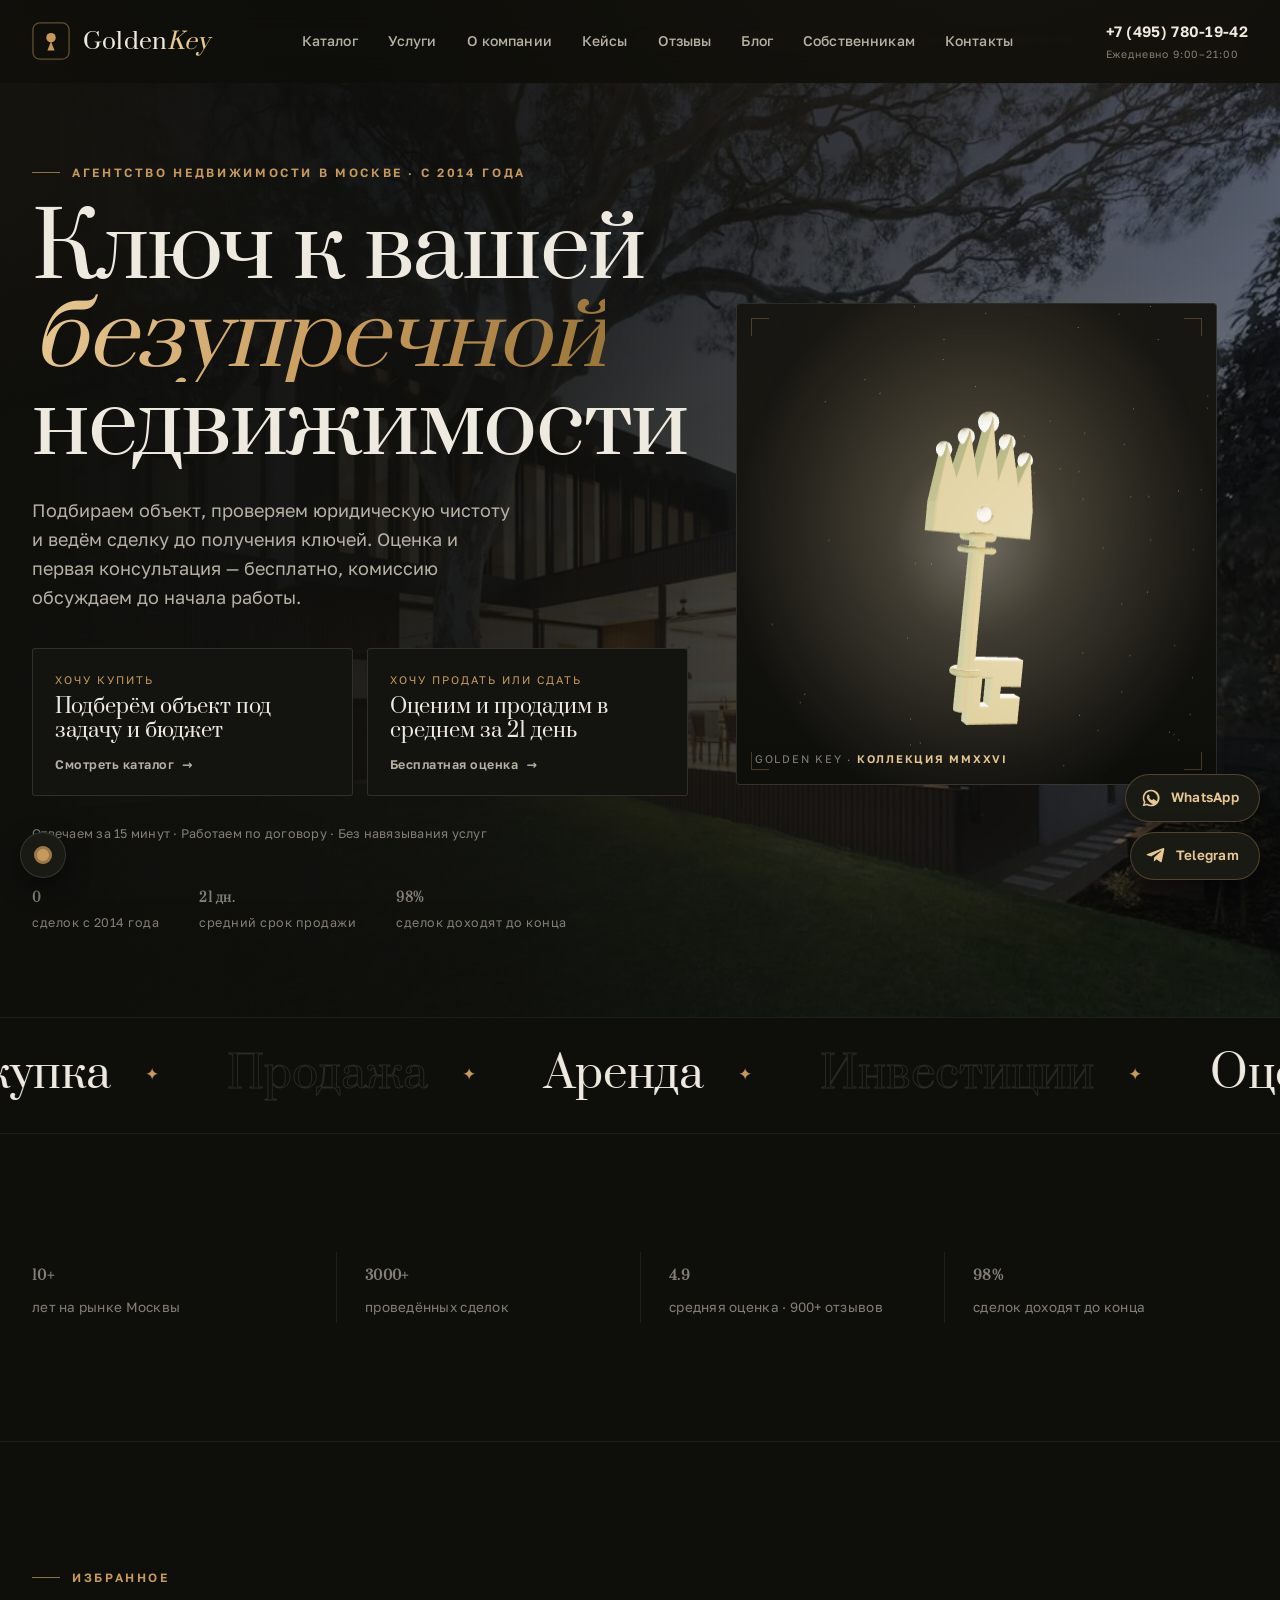
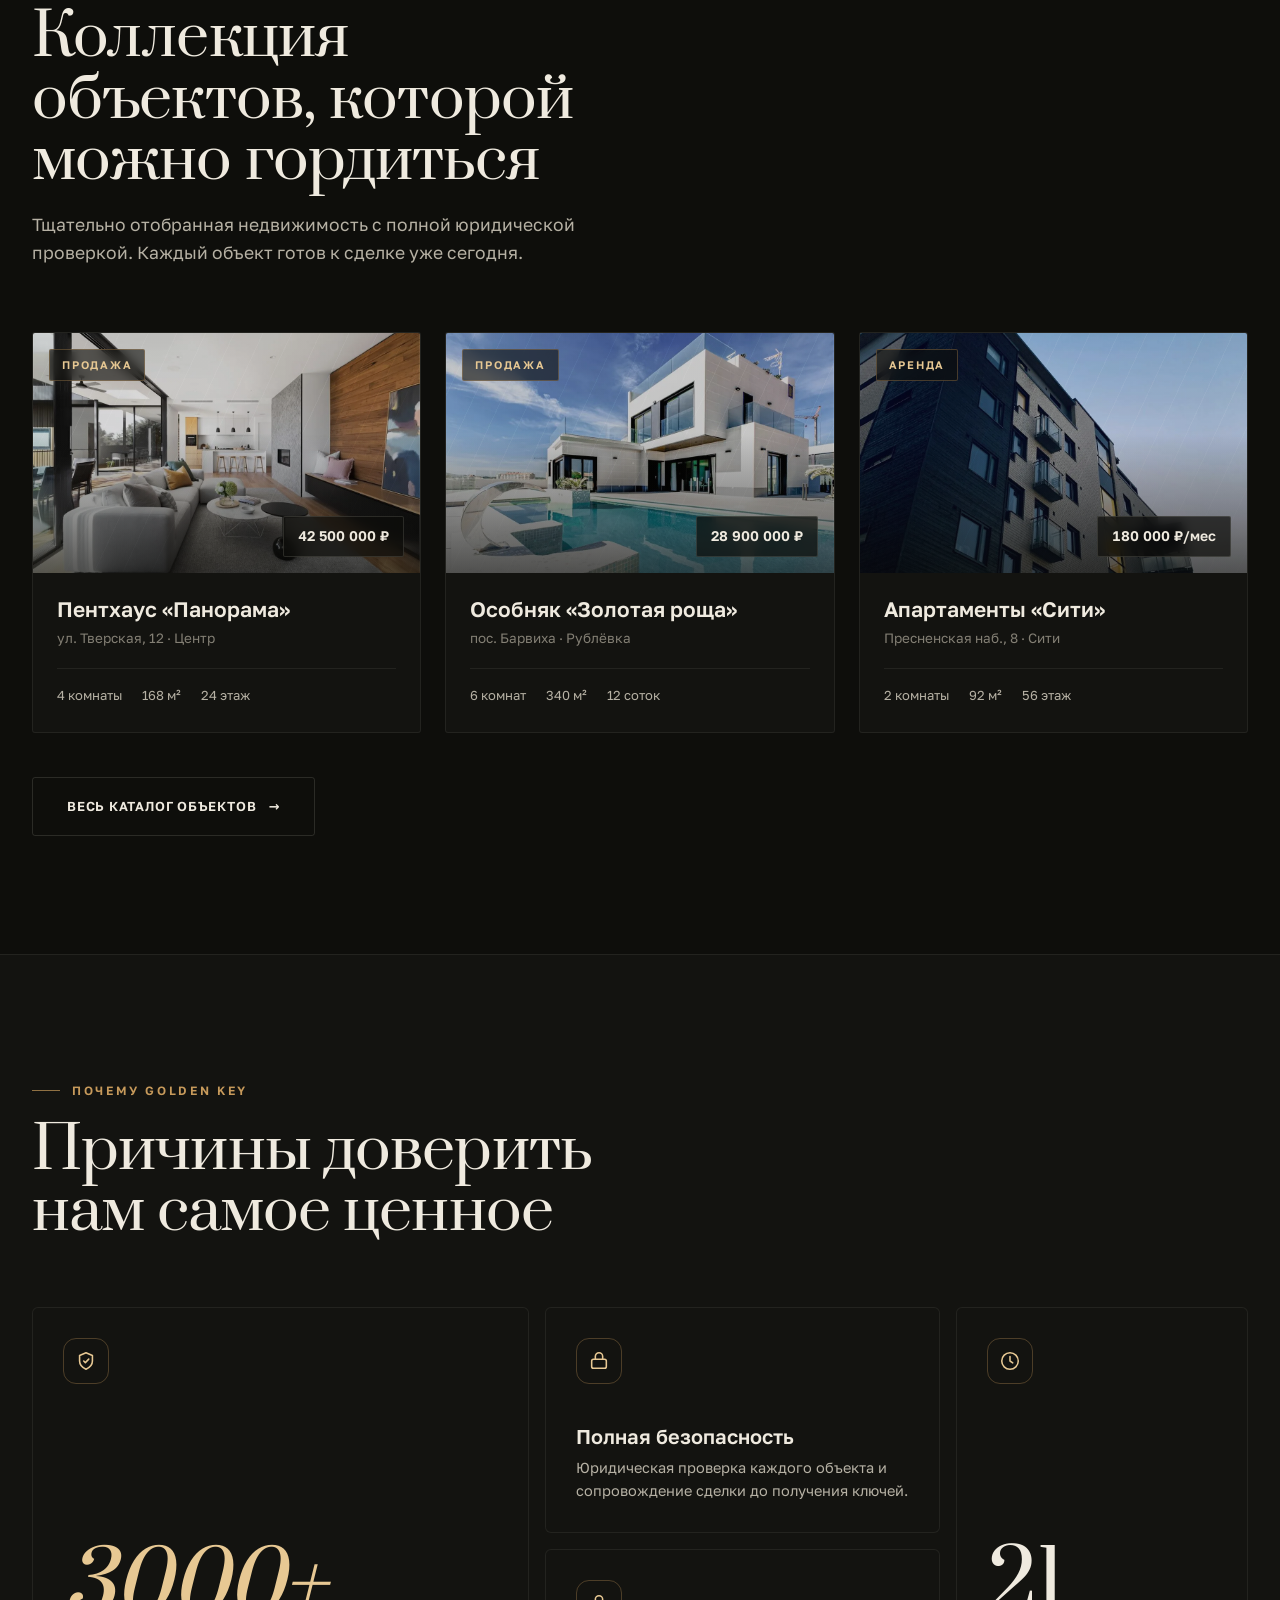
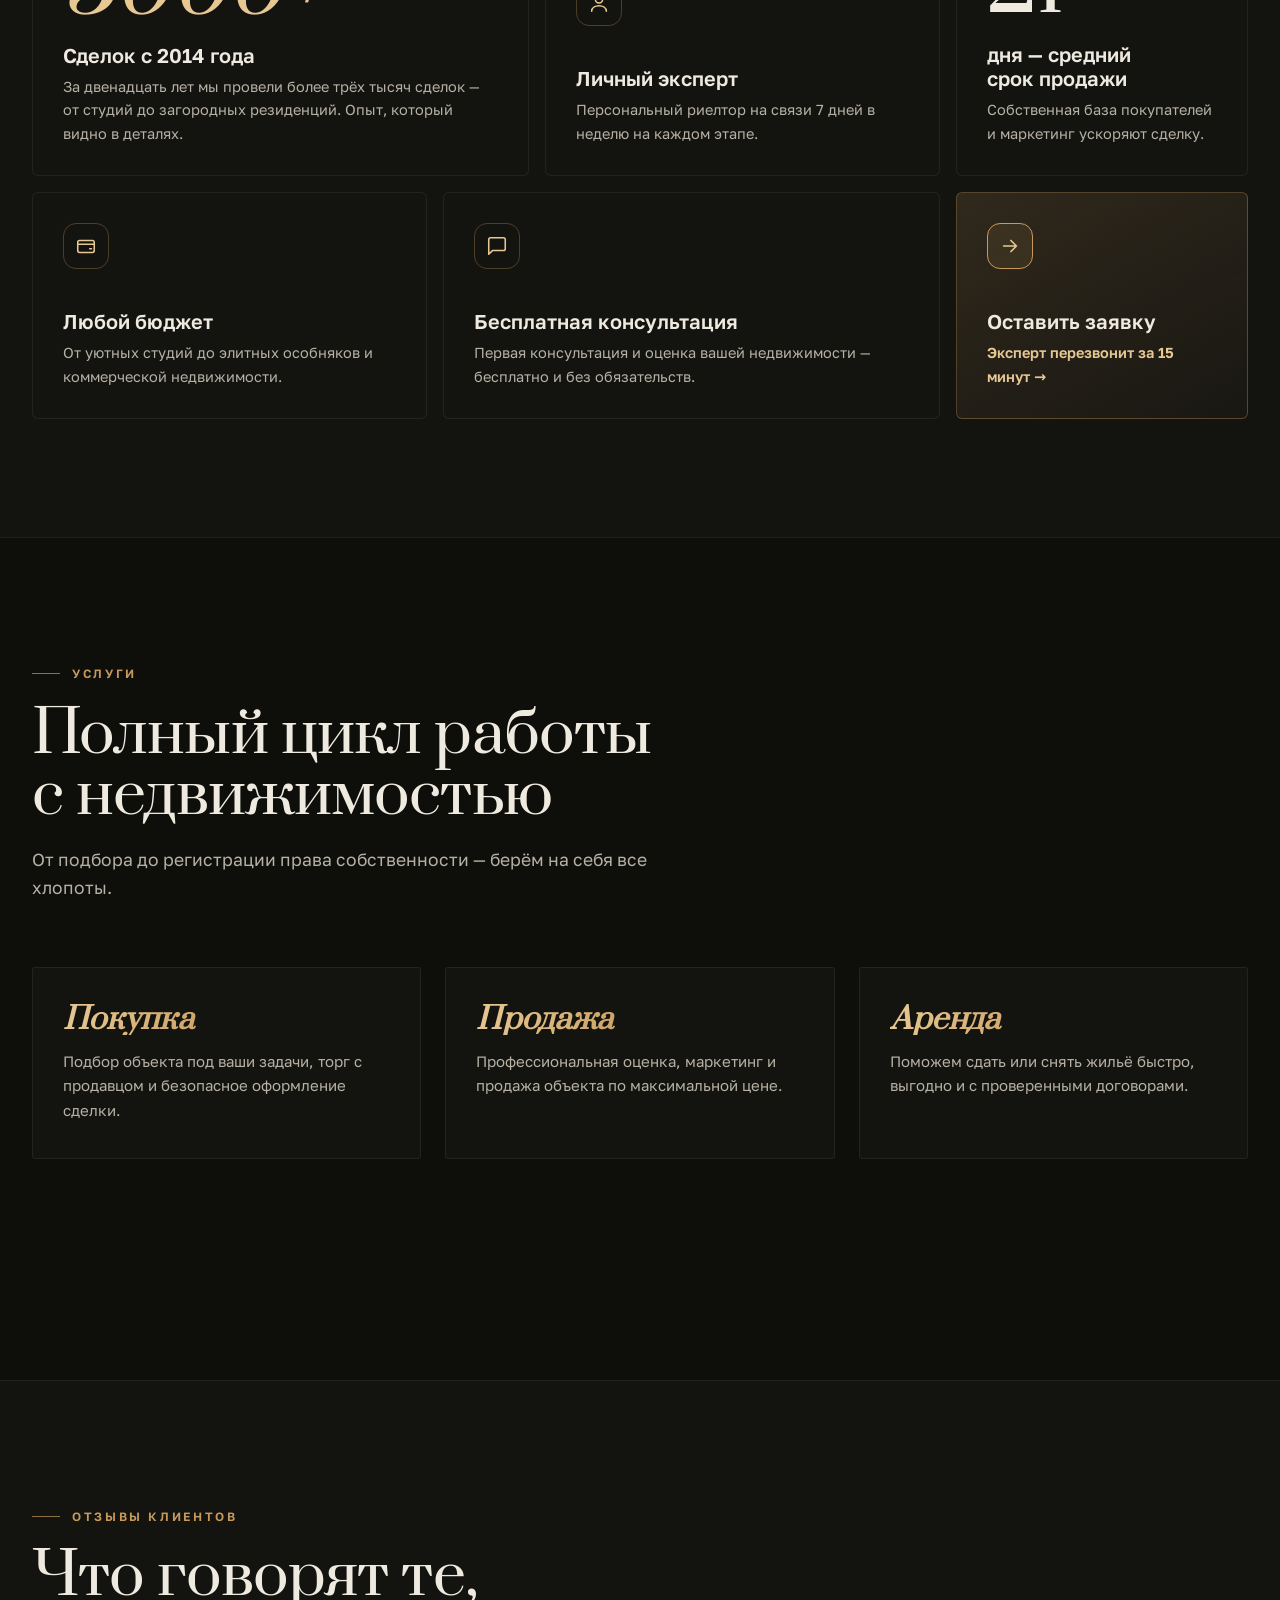
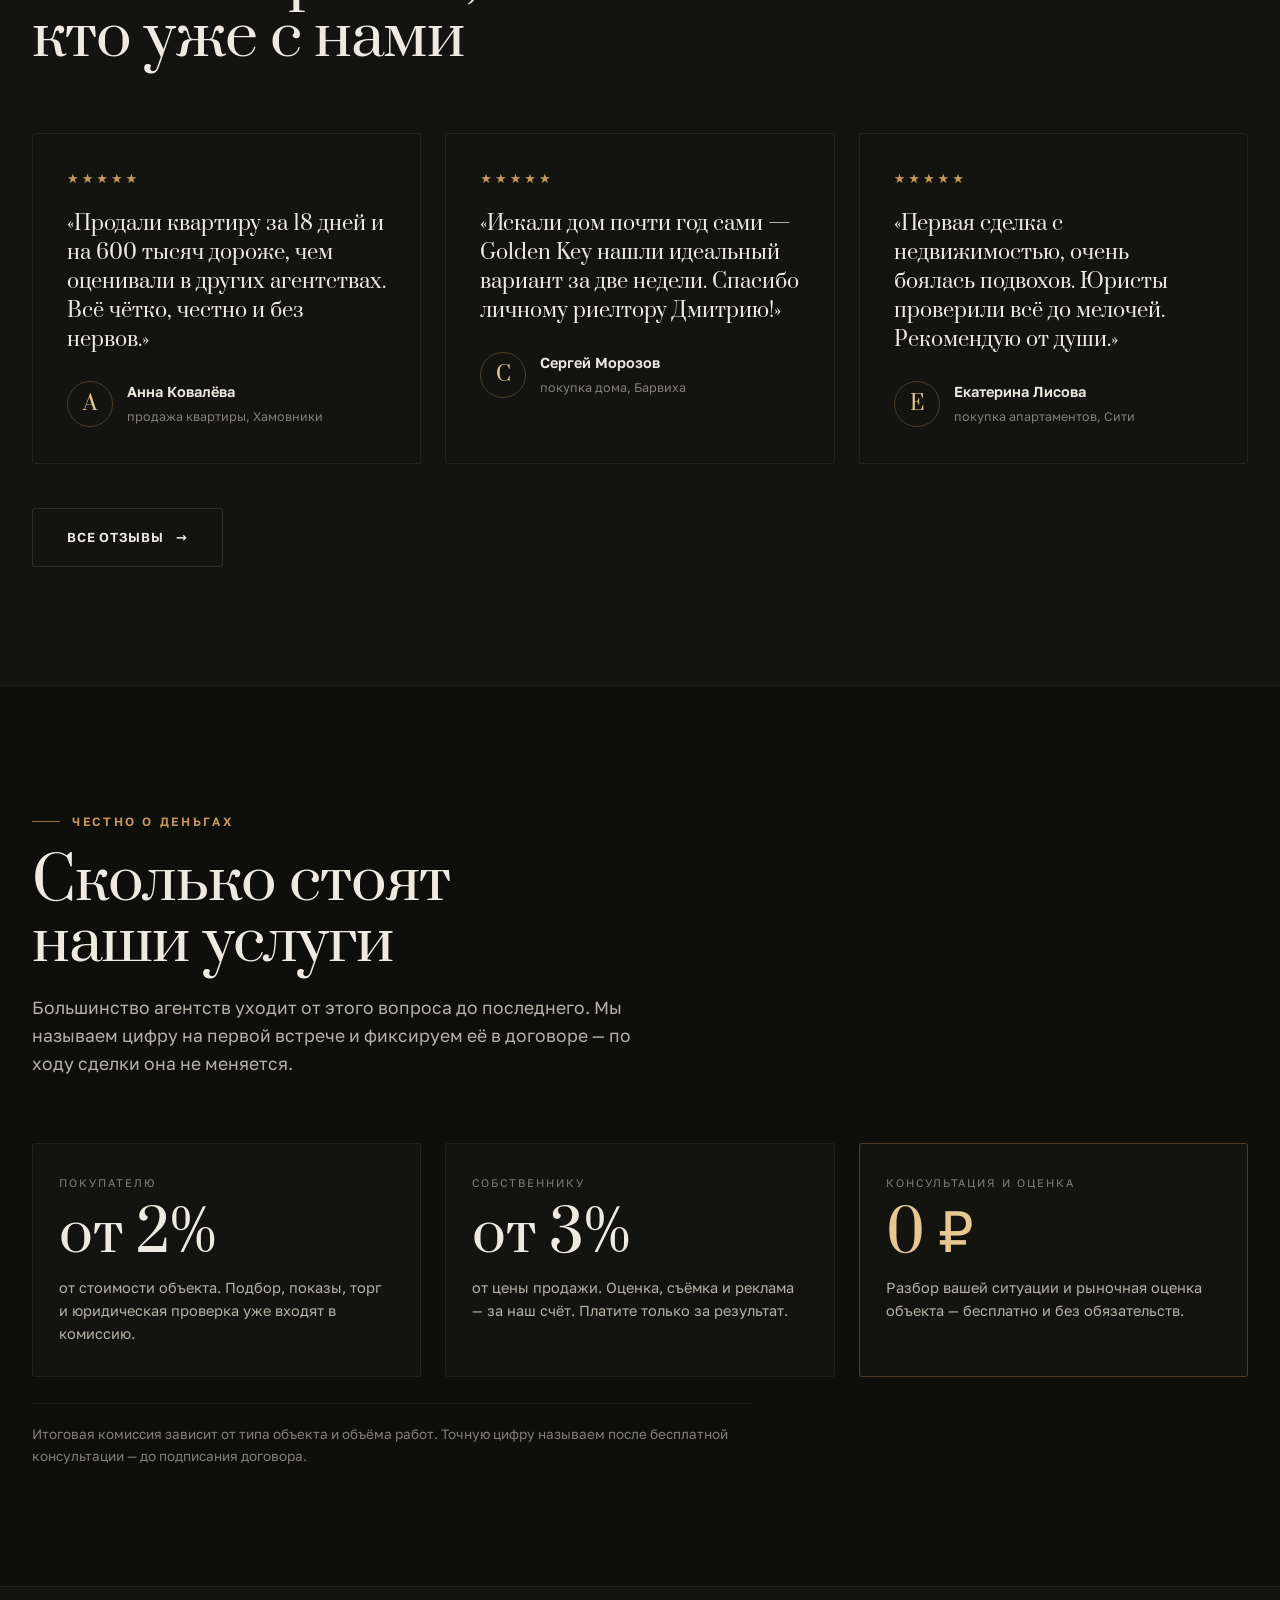
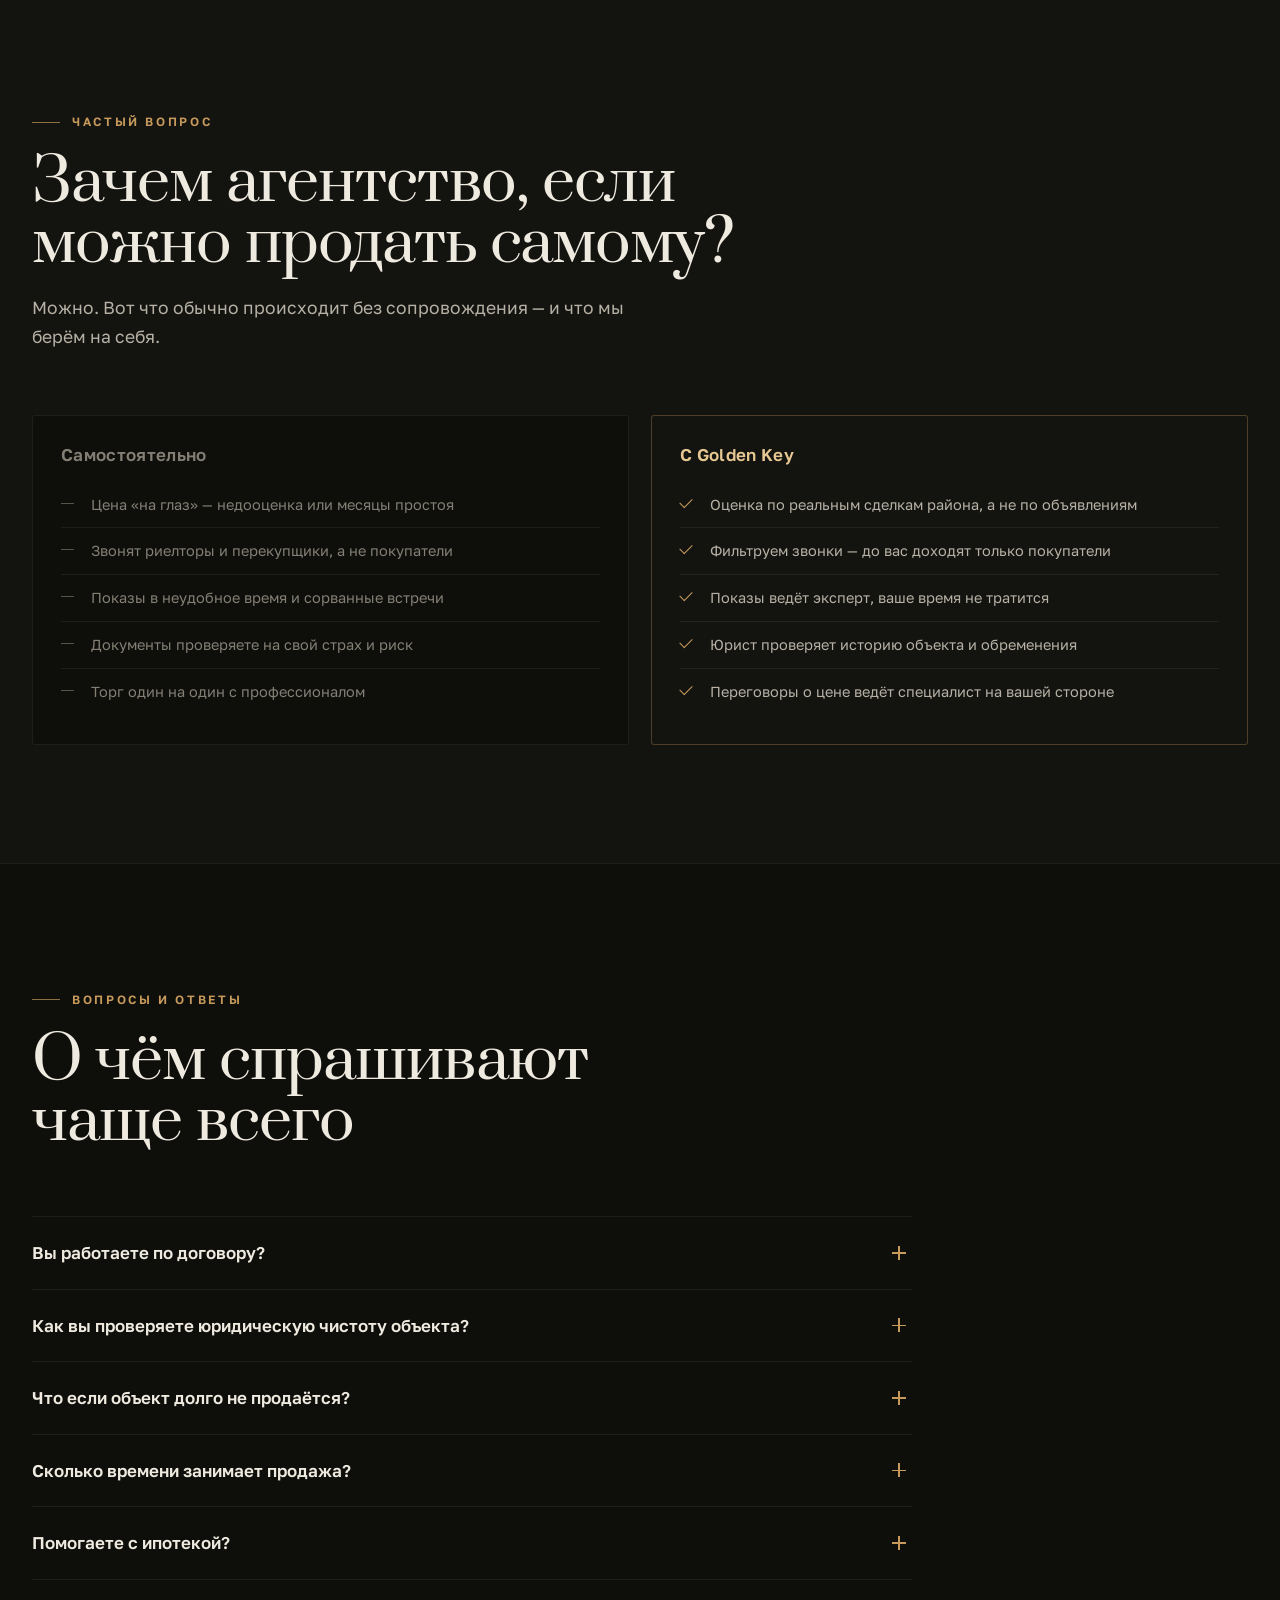
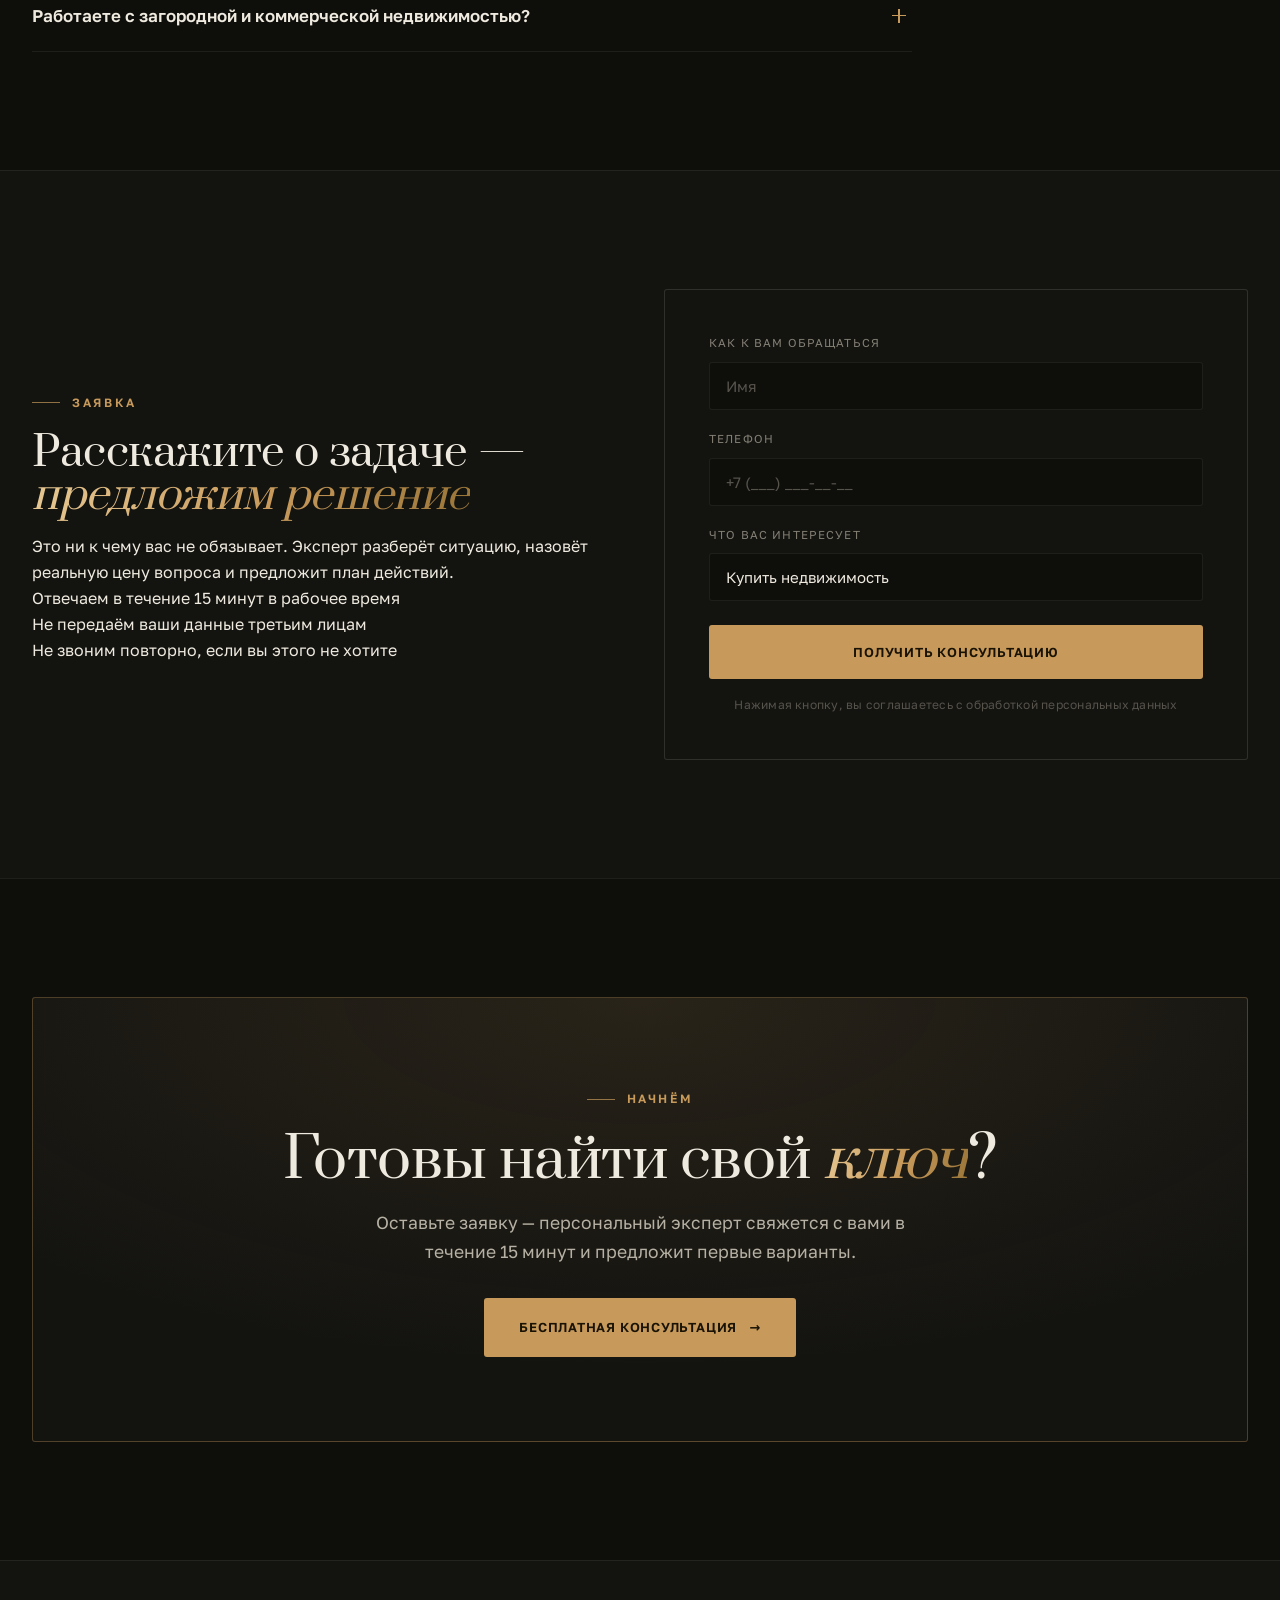
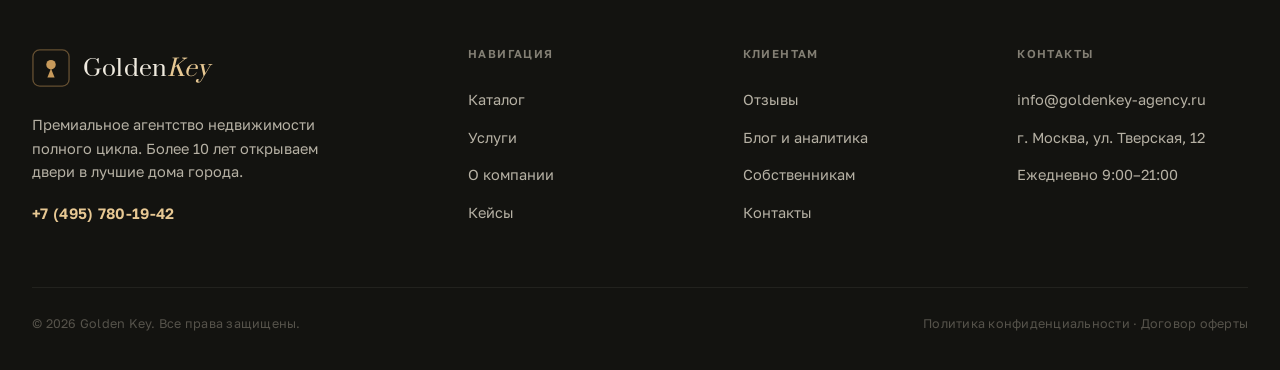
<file: index.html>
<!DOCTYPE html>
<html lang="ru">
<head>
  <meta charset="UTF-8">
  <meta name="viewport" content="width=device-width, initial-scale=1.0">
  <meta http-equiv="Content-Security-Policy" content="default-src 'self'; script-src 'self'; style-src 'self' 'unsafe-inline'; img-src 'self' data:; font-src 'self'; connect-src 'self'; object-src 'none'; base-uri 'self'; form-action 'self'">
  <meta name="referrer" content="strict-origin-when-cross-origin">
  <title>Golden Key — агентство недвижимости премиум-класса</title>
  <meta name="description" content="Агентство недвижимости Golden Key в Москве: подбор, продажа и аренда квартир, домов и коммерции. Юридическая проверка, сделка под ключ. Оценка бесплатно.">
  <link rel="canonical" href="https://vitaly-sokol911.github.io/agenstvo/">
  <meta name="robots" content="noindex, nofollow">
  <meta name="theme-color" content="#0e0e0b">
  <link rel="icon" href="data:image/svg+xml,%3Csvg xmlns='http://www.w3.org/2000/svg' viewBox='0 0 40 40'%3E%3Crect width='40' height='40' rx='8' fill='%230e0e0b'/%3E%3Ccircle cx='20' cy='16.5' r='5' fill='%23c79a5b'/%3E%3Cpath d='M20 20.5 L16.2 30 H23.8 Z' fill='%23c79a5b'/%3E%3C/svg%3E">
  <meta property="og:type" content="website">
  <meta property="og:site_name" content="Golden Key">
  <meta property="og:locale" content="ru_RU">
  <meta property="og:url" content="https://vitaly-sokol911.github.io/agenstvo/">
  <meta property="og:title" content="Golden Key — агентство недвижимости премиум-класса">
  <meta property="og:description" content="Агентство недвижимости Golden Key в Москве: подбор, продажа и аренда квартир, домов и коммерции. Юридическая проверка, сделка под ключ. Оценка бесплатно.">
  <meta property="og:image" content="https://vitaly-sokol911.github.io/agenstvo/assets/img/p1.jpg">
  <meta name="twitter:card" content="summary_large_image">
  <meta name="twitter:title" content="Golden Key — агентство недвижимости премиум-класса">
  <meta name="twitter:description" content="Агентство недвижимости Golden Key в Москве: подбор, продажа и аренда квартир, домов и коммерции. Юридическая проверка, сделка под ключ. Оценка бесплатно.">
  <meta name="twitter:image" content="https://vitaly-sokol911.github.io/agenstvo/assets/img/p1.jpg">
  <link rel="stylesheet" href="assets/css/style.css?v=20260923b">
  <script type="application/ld+json">
  {
    "@context": "https://schema.org",
    "@type": "RealEstateAgent",
    "name": "Golden Key",
    "description": "Премиальное агентство недвижимости полного цикла: покупка, продажа, аренда, юридическое сопровождение.",
    "url": "https://vitaly-sokol911.github.io/agenstvo/",
    "telephone": "+7-495-780-19-42",
    "email": "info@goldenkey-agency.ru",
    "priceRange": "$$$",
    "foundingDate": "2014",
    "address": {
      "@type": "PostalAddress",
      "streetAddress": "ул. Тверская, 12",
      "addressLocality": "Москва",
      "addressCountry": "RU"
    },
    "openingHoursSpecification": {
      "@type": "OpeningHoursSpecification",
      "dayOfWeek": ["Monday","Tuesday","Wednesday","Thursday","Friday","Saturday","Sunday"],
      "opens": "09:00",
      "closes": "21:00"
    },
    "areaServed": { "@type": "City", "name": "Москва" },
    "aggregateRating": {
      "@type": "AggregateRating",
      "ratingValue": "4.9",
      "reviewCount": "900"
    }
  }
  </script>
  <script type="application/ld+json">
  {"@context":"https://schema.org","@type":"FAQPage","mainEntity":[
    {"@type":"Question","name":"Вы работаете по договору?","acceptedAnswer":{"@type":"Answer","text":"Да. В договоре прописаны объём работ, сроки, размер комиссии и условия расторжения. Никаких устных договорённостей и доплат «по ходу»."}},
    {"@type":"Question","name":"Как вы проверяете юридическую чистоту объекта?","acceptedAnswer":{"@type":"Answer","text":"Запрашиваем выписку из ЕГРН, изучаем историю переходов права, проверяем обременения и аресты, согласия супругов, дееспособность собственника и риск банкротства. Заключение юриста вы получаете до внесения аванса."}},
    {"@type":"Question","name":"Что если объект долго не продаётся?","acceptedAnswer":{"@type":"Answer","text":"Через две недели без внятного спроса пересматриваем стратегию: цену, подачу и каналы рекламы. Если решите отказаться — договор расторгается на условиях, которые прописаны заранее."}},
    {"@type":"Question","name":"Сколько времени занимает продажа?","acceptedAnswer":{"@type":"Answer","text":"В среднем 21 день до аванса при рыночной цене. Полный цикл со сделкой и регистрацией — обычно от трёх недель до двух месяцев в зависимости от объекта."}},
    {"@type":"Question","name":"Помогаете с ипотекой?","acceptedAnswer":{"@type":"Answer","text":"Да. Ипотечный брокер подбирает программу среди банков-партнёров, помогает собрать документы и добиться одобрения — в том числе после отказов в других банках."}},
    {"@type":"Question","name":"Работаете с загородной и коммерческой недвижимостью?","acceptedAnswer":{"@type":"Answer","text":"Да. Ведём квартиры, дома и участки, апартаменты и коммерческие помещения — от студий до объектов бизнес-класса."}}
  ]}
  </script>


</head>
<body>

  <!-- HEADER -->
  <header class="site-header">
    <div class="container nav">
      <a href="index.html" class="logo" aria-label="Golden Key — на главную">
        <span class="logo-mark" aria-hidden="true">
          <svg viewBox="0 0 40 40" fill="none" xmlns="http://www.w3.org/2000/svg">
            <rect x="1" y="1" width="38" height="38" rx="7" stroke="currentColor" stroke-opacity=".45" stroke-width="1.4"/>
            <circle cx="20" cy="16.5" r="5" fill="currentColor"/>
            <path d="M20 20.5 L16.2 30 H23.8 Z" fill="currentColor"/>
          </svg>
        </span>
        <span class="logo-word">Golden<em>Key</em></span>
      </a>
      <nav class="nav-menu">
        <a href="catalog.html">Каталог</a>
        <a href="services.html">Услуги</a>
        <a href="about.html">О компании</a>
        <a href="cases.html">Кейсы</a>
        <a href="reviews.html">Отзывы</a>
        <a href="blog.html">Блог</a>
        <a href="owners.html">Собственникам</a>
        <a href="contacts.html">Контакты</a>
      </nav>
      <div class="nav-cta">
        <a href="tel:+74957801942" class="nav-phone">+7 (495) 780-19-42<small>Ежедневно 9:00–21:00</small></a>
        <button class="burger" aria-label="Меню"><span></span><span></span><span></span></button>
      </div>
    </div>
  </header>

  <!-- HERO -->
  <section class="hero">
    <div class="container hero-grid">
      <div>
        <span class="eyebrow">Агентство недвижимости в Москве · с 2014 года</span>
        <h1>
          <span class="line"><span>Ключ к вашей</span></span>
          <span class="line"><span><em class="gold-text">безупречной</em></span></span>
          <span class="line"><span>недвижимости</span></span>
        </h1>
        <p class="lead">Подбираем объект, проверяем юридическую чистоту и ведём сделку до получения ключей. Оценка и первая консультация — бесплатно, комиссию обсуждаем до начала работы.</p>

        <div class="split-cta">
          <a href="catalog.html" class="split-card">
            <span class="sc-label">Хочу купить</span>
            <span class="sc-title">Подберём объект под задачу и бюджет</span>
            <span class="sc-go">Смотреть каталог <span class="arw">→</span></span>
          </a>
          <a href="owners.html" class="split-card">
            <span class="sc-label">Хочу продать или сдать</span>
            <span class="sc-title">Оценим и продадим в среднем за 21 день</span>
            <span class="sc-go">Бесплатная оценка <span class="arw">→</span></span>
          </a>
        </div>

        <p class="hero-note">Отвечаем за 15 минут · Работаем по договору · Без навязывания услуг</p>

        <div class="hero-stats">
          <div class="stat"><b><span data-count="3000" data-suffix="+">0</span></b><span>сделок с 2014 года</span></div>
          <div class="stat"><b><span data-count="21" data-suffix=" дн.">0</span></b><span>средний срок продажи</span></div>
          <div class="stat"><b><span data-count="98" data-suffix="%">0</span></b><span>сделок доходят до конца</span></div>
        </div>
      </div>
      <div class="scene"
 id="scene" role="img" aria-label="Трёхмерная модель латунного ключа Golden Key">
        <span class="scene-corner tl"></span><span class="scene-corner tr"></span>
        <span class="scene-corner bl"></span><span class="scene-corner br"></span>
        <div class="scene-cap">Golden Key · <b>Коллекция MMXXVI</b></div>
      </div>
    </div>
  </section>

  <!-- MARQUEE -->
  <div class="marquee" aria-hidden="true">
    <div class="marquee-track">
      <span class="on">Покупка</span><span>Продажа</span><span class="on">Аренда</span><span>Инвестиции</span><span class="on">Оценка</span><span>Ипотека</span>
      <span class="on">Покупка</span><span>Продажа</span><span class="on">Аренда</span><span>Инвестиции</span><span class="on">Оценка</span><span>Ипотека</span>
    </div>
  </div>

  <!-- STAT BAND -->
  <section class="section">
    <div class="container">
      <div class="stat-band">
        <div class="cell reveal"><b><span data-count="10" data-suffix="+">0</span></b><span>лет на рынке Москвы</span></div>
        <div class="cell reveal"><b><span data-count="3000" data-suffix="+">0</span></b><span>проведённых сделок</span></div>
        <div class="cell reveal"><b><span data-count="4.9">0</span></b><span>средняя оценка · 900+ отзывов</span></div>
        <div class="cell reveal"><b><span data-count="98" data-suffix="%">0</span></b><span>сделок доходят до конца</span></div>
      </div>
    </div>
  </section>


  <!-- FEATURED -->
  <section class="section">
    <div class="container">
      <div class="section-head reveal">
        <span class="eyebrow">Избранное</span>
        <h2>Коллекция объектов, которой можно гордиться</h2>
        <p>Тщательно отобранная недвижимость с полной юридической проверкой. Каждый объект готов к сделке уже сегодня.</p>
      </div>
      <div class="grid-3">
        <a href="property.html" class="prop-card reveal">
          <div class="prop-photo"><span class="tag">Продажа</span><span class="price">42 500 000 ₽</span><div class="ph ph-1"></div></div>
          <div class="prop-body"><h3>Пентхаус «Панорама»</h3><div class="addr">ул. Тверская, 12 · Центр</div><div class="prop-specs"><span>4 комнаты</span><span>168 м²</span><span>24 этаж</span></div></div>
        </a>
        <a href="property.html" class="prop-card reveal">
          <div class="prop-photo"><span class="tag">Продажа</span><span class="price">28 900 000 ₽</span><div class="ph ph-2"></div></div>
          <div class="prop-body"><h3>Особняк «Золотая роща»</h3><div class="addr">пос. Барвиха · Рублёвка</div><div class="prop-specs"><span>6 комнат</span><span>340 м²</span><span>12 соток</span></div></div>
        </a>
        <a href="property.html" class="prop-card reveal">
          <div class="prop-photo"><span class="tag">Аренда</span><span class="price">180 000 ₽/мес</span><div class="ph ph-3"></div></div>
          <div class="prop-body"><h3>Апартаменты «Сити»</h3><div class="addr">Пресненская наб., 8 · Сити</div><div class="prop-specs"><span>2 комнаты</span><span>92 м²</span><span>56 этаж</span></div></div>
        </a>
      </div>
      <div style="margin-top:44px" class="reveal">
        <a href="catalog.html" class="btn btn-ghost btn-lg">Весь каталог объектов <span class="arw">→</span></a>
      </div>
    </div>
  </section>

  <!-- WHY US -->
  <section class="section section-alt">
    <div class="container">
      <div class="section-head reveal">
        <span class="eyebrow">Почему Golden Key</span>
        <h2>Причины доверить нам самое ценное</h2>
      </div>
      <div class="bento">
        <div class="bento-cell b-a reveal">
          <div class="b-ic"><svg width="22" height="22" viewBox="0 0 24 24" fill="none" stroke="currentColor" stroke-width="1.7" stroke-linecap="round" stroke-linejoin="round"><path d="M12 3l7 3v6c0 4.6-3 7.2-7 9-4-1.8-7-4.4-7-9V6l7-3z"/><path d="M9.5 12l1.8 1.8L15 10"/></svg></div>
          <div class="b-txt">
            <div class="b-num"><em>3000+</em></div>
            <h3>Сделок с 2014 года</h3>
            <p>За двенадцать лет мы провели более трёх тысяч сделок — от студий до загородных резиденций. Опыт, который видно в деталях.</p>

          </div>
        </div>
        <div class="bento-cell b-b reveal">
          <div class="b-ic"><svg width="22" height="22" viewBox="0 0 24 24" fill="none" stroke="currentColor" stroke-width="1.7" stroke-linecap="round" stroke-linejoin="round"><rect x="4" y="10" width="16" height="10" rx="2"/><path d="M8 10V7a4 4 0 018 0v3"/></svg></div>
          <div class="b-txt"><h3>Полная безопасность</h3><p>Юридическая проверка каждого объекта и сопровождение сделки до получения ключей.</p></div>
        </div>
        <div class="bento-cell b-c reveal">
          <div class="b-ic"><svg width="22" height="22" viewBox="0 0 24 24" fill="none" stroke="currentColor" stroke-width="1.7" stroke-linecap="round" stroke-linejoin="round"><circle cx="12" cy="12" r="9"/><path d="M12 7v5l3 2"/></svg></div>
          <div class="b-txt"><div class="b-num">21</div><h3>дня — средний срок продажи</h3><p>Собственная база покупателей и маркетинг ускоряют сделку.</p></div>
        </div>
        <div class="bento-cell b-d reveal">
          <div class="b-ic"><svg width="22" height="22" viewBox="0 0 24 24" fill="none" stroke="currentColor" stroke-width="1.7" stroke-linecap="round" stroke-linejoin="round"><circle cx="12" cy="8" r="4"/><path d="M4 21c0-4 4-6 8-6s8 2 8 6"/></svg></div>
          <div class="b-txt"><h3>Личный эксперт</h3><p>Персональный риелтор на связи 7 дней в неделю на каждом этапе.</p></div>
        </div>
        <div class="bento-cell b-e reveal">
          <div class="b-ic"><svg width="22" height="22" viewBox="0 0 24 24" fill="none" stroke="currentColor" stroke-width="1.7" stroke-linecap="round" stroke-linejoin="round"><rect x="3" y="6" width="18" height="13" rx="2"/><path d="M3 10h18M16 15h2"/></svg></div>
          <div class="b-txt"><h3>Любой бюджет</h3><p>От уютных студий до элитных особняков и коммерческой недвижимости.</p></div>
        </div>
        <div class="bento-cell b-f reveal">
          <div class="b-ic"><svg width="22" height="22" viewBox="0 0 24 24" fill="none" stroke="currentColor" stroke-width="1.7" stroke-linecap="round" stroke-linejoin="round"><path d="M21 15a2 2 0 01-2 2H7l-4 4V5a2 2 0 012-2h14a2 2 0 012 2z"/></svg></div>
          <div class="b-txt"><h3>Бесплатная консультация</h3><p>Первая консультация и оценка вашей недвижимости — бесплатно и без обязательств.</p></div>
        </div>
        <a href="contacts.html" class="bento-cell bento-cta b-g reveal">
          <div class="b-ic"><svg width="22" height="22" viewBox="0 0 24 24" fill="none" stroke="currentColor" stroke-width="1.8" stroke-linecap="round" stroke-linejoin="round"><path d="M5 12h14M13 6l6 6-6 6"/></svg></div>
          <div class="b-txt"><h3>Оставить заявку</h3><p>Эксперт перезвонит за 15 минут →</p></div>
        </a>
      </div>
    </div>
  </section>

  <!-- SERVICES PREVIEW -->
  <section class="section">
    <div class="container">
      <div class="section-head reveal">
        <span class="eyebrow">Услуги</span>
        <h2>Полный цикл работы с недвижимостью</h2>
        <p>От подбора до регистрации права собственности — берём на себя все хлопоты.</p>
      </div>
      <div class="grid-3">
        <div class="feature reveal"><h3 class="gold-text" style="font-family:var(--font-display);font-size:30px">Покупка</h3><p style="margin-top:14px">Подбор объекта под ваши задачи, торг с продавцом и безопасное оформление сделки.</p></div>
        <div class="feature reveal"><h3 class="gold-text" style="font-family:var(--font-display);font-size:30px">Продажа</h3><p style="margin-top:14px">Профессиональная оценка, маркетинг и продажа объекта по максимальной цене.</p></div>
        <div class="feature reveal"><h3 class="gold-text" style="font-family:var(--font-display);font-size:30px">Аренда</h3><p style="margin-top:14px">Поможем сдать или снять жильё быстро, выгодно и с проверенными договорами.</p></div>
      </div>
      <div style="margin-top:44px" class="reveal">
        <a href="services.html" class="btn btn-ghost btn-lg">Все услуги агентства <span class="arw">→</span></a>
      </div>
    </div>
  </section>

  <!-- REVIEWS -->
  <section class="section section-alt">
    <div class="container">
      <div class="section-head reveal">
        <span class="eyebrow">Отзывы клиентов</span>
        <h2>Что говорят те, кто уже с нами</h2>
      </div>
      <div class="grid-3">
        <div class="review-card reveal"><div class="stars">★★★★★</div><p>«Продали квартиру за 18 дней и на 600 тысяч дороже, чем оценивали в других агентствах. Всё чётко, честно и без нервов.»</p><div class="review-author"><div class="avatar">А</div><div><b>Анна Ковалёва</b><span>продажа квартиры, Хамовники</span></div></div></div>
        <div class="review-card reveal"><div class="stars">★★★★★</div><p>«Искали дом почти год сами — Golden Key нашли идеальный вариант за две недели. Спасибо личному риелтору Дмитрию!»</p><div class="review-author"><div class="avatar">С</div><div><b>Сергей Морозов</b><span>покупка дома, Барвиха</span></div></div></div>
        <div class="review-card reveal"><div class="stars">★★★★★</div><p>«Первая сделка с недвижимостью, очень боялась подвохов. Юристы проверили всё до мелочей. Рекомендую от души.»</p><div class="review-author"><div class="avatar">Е</div><div><b>Екатерина Лисова</b><span>покупка апартаментов, Сити</span></div></div></div>
      </div>
      <div style="margin-top:44px" class="reveal">
        <a href="reviews.html" class="btn btn-ghost btn-lg">Все отзывы <span class="arw">→</span></a>
      </div>
    </div>
  </section>
  <!-- КОМИССИЯ -->
  <section class="section">
    <div class="container">
      <div class="section-head reveal">
        <span class="eyebrow">Честно о деньгах</span>
        <h2>Сколько стоят наши услуги</h2>
        <p>Большинство агентств уходит от этого вопроса до последнего. Мы называем цифру на первой встрече и фиксируем её в договоре — по ходу сделки она не меняется.</p>
      </div>
      <div class="grid-3">
        <div class="fee-card reveal">
          <div class="fee-role">Покупателю</div>
          <div class="fee-num">от 2%</div>
          <p>от стоимости объекта. Подбор, показы, торг и юридическая проверка уже входят в комиссию.</p>
        </div>
        <div class="fee-card reveal">
          <div class="fee-role">Собственнику</div>
          <div class="fee-num">от 3%</div>
          <p>от цены продажи. Оценка, съёмка и реклама — за наш счёт. Платите только за результат.</p>
        </div>
        <div class="fee-card fee-accent reveal">
          <div class="fee-role">Консультация и оценка</div>
          <div class="fee-num">0 ₽</div>
          <p>Разбор вашей ситуации и рыночная оценка объекта — бесплатно и без обязательств.</p>
        </div>
      </div>
      <p class="fee-note reveal">Итоговая комиссия зависит от типа объекта и объёма работ. Точную цифру называем после бесплатной консультации — до подписания договора.</p>
    </div>
  </section>

  <!-- ПОЧЕМУ НЕ САМОМУ -->
  <section class="section section-alt">
    <div class="container">
      <div class="section-head reveal">
        <span class="eyebrow">Частый вопрос</span>
        <h2>Зачем агентство, если можно продать самому?</h2>
        <p>Можно. Вот что обычно происходит без сопровождения — и что мы берём на себя.</p>
      </div>
      <div class="cmp-grid">
        <div class="cmp-col reveal">
          <h3 class="cmp-h">Самостоятельно</h3>
          <ul class="cmp-list cmp-minus">
            <li>Цена «на глаз» — недооценка или месяцы простоя</li>
            <li>Звонят риелторы и перекупщики, а не покупатели</li>
            <li>Показы в неудобное время и сорванные встречи</li>
            <li>Документы проверяете на свой страх и риск</li>
            <li>Торг один на один с профессионалом</li>
          </ul>
        </div>
        <div class="cmp-col cmp-col-accent reveal">
          <h3 class="cmp-h">С Golden Key</h3>
          <ul class="cmp-list cmp-plus">
            <li>Оценка по реальным сделкам района, а не по объявлениям</li>
            <li>Фильтруем звонки — до вас доходят только покупатели</li>
            <li>Показы ведёт эксперт, ваше время не тратится</li>
            <li>Юрист проверяет историю объекта и обременения</li>
            <li>Переговоры о цене ведёт специалист на вашей стороне</li>
          </ul>
        </div>
      </div>
    </div>
  </section>

  <!-- FAQ -->
  <section class="section" id="faq">
    <div class="container">
      <div class="section-head reveal">
        <span class="eyebrow">Вопросы и ответы</span>
        <h2>О чём спрашивают чаще всего</h2>
      </div>
      <div class="faq reveal">
        <details class="faq-item">
          <summary>Вы работаете по договору?</summary>
          <div class="faq-a"><p>Да. В договоре прописаны объём работ, сроки, размер комиссии и условия расторжения. Никаких устных договорённостей и доплат «по ходу».</p></div>
        </details>
        <details class="faq-item">
          <summary>Как вы проверяете юридическую чистоту объекта?</summary>
          <div class="faq-a"><p>Запрашиваем выписку из ЕГРН, изучаем историю переходов права, проверяем обременения и аресты, согласия супругов, дееспособность собственника и риск банкротства. Заключение юриста вы получаете до внесения аванса.</p></div>
        </details>
        <details class="faq-item">
          <summary>Что если объект долго не продаётся?</summary>
          <div class="faq-a"><p>Через две недели без внятного спроса пересматриваем стратегию: цену, подачу и каналы рекламы. Если решите отказаться — договор расторгается на условиях, которые прописаны заранее.</p></div>
        </details>
        <details class="faq-item">
          <summary>Сколько времени занимает продажа?</summary>
          <div class="faq-a"><p>В среднем 21 день до аванса при рыночной цене. Полный цикл со сделкой и регистрацией — обычно от трёх недель до двух месяцев в зависимости от объекта.</p></div>
        </details>
        <details class="faq-item">
          <summary>Помогаете с ипотекой?</summary>
          <div class="faq-a"><p>Да. Ипотечный брокер подбирает программу среди банков-партнёров, помогает собрать документы и добиться одобрения — в том числе после отказов в других банках.</p></div>
        </details>
        <details class="faq-item">
          <summary>Работаете с загородной и коммерческой недвижимостью?</summary>
          <div class="faq-a"><p>Да. Ведём квартиры, дома и участки, апартаменты и коммерческие помещения — от студий до объектов бизнес-класса.</p></div>
        </details>
      </div>
    </div>
  </section>

  <!-- ЗАЯВКА -->
  <section class="section section-alt" id="request">
    <div class="container">
      <div class="grid-2 form-split">
        <div class="reveal">
          <span class="eyebrow">Заявка</span>
          <h2 class="form-title">Расскажите о задаче — <em class="gold-text">предложим решение</em></h2>
          <p class="lead">Это ни к чему вас не обязывает. Эксперт разберёт ситуацию, назовёт реальную цену вопроса и предложит план действий.</p>
          <ul class="checks">
            <li>Отвечаем в течение 15 минут в рабочее время</li>
            <li>Не передаём ваши данные третьим лицам</li>
            <li>Не звоним повторно, если вы этого не хотите</li>
          </ul>
        </div>
        <div class="form-card reveal">
          <form data-fake novalidate autocomplete="on">
            <div class="field">
              <label for="hr-name">Как к вам обращаться</label>
              <input id="hr-name" name="name" type="text" required maxlength="80" autocomplete="name" placeholder="Имя">
            </div>
            <div class="field">
              <label for="hr-phone">Телефон</label>
              <input id="hr-phone" name="phone" type="tel" required maxlength="24" autocomplete="tel" inputmode="tel" placeholder="+7 (___) ___-__-__">
            </div>
            <div class="field">
              <label for="hr-goal">Что вас интересует</label>
              <select id="hr-goal" name="goal">
                <option>Купить недвижимость</option>
                <option>Продать недвижимость</option>
                <option>Сдать или снять в аренду</option>
                <option>Оценить объект</option>
                <option>Ипотека</option>
                <option>Юридическая проверка</option>
              </select>
            </div>
            <div class="hp-field" aria-hidden="true"><label for="hr-gkref">Не заполняйте это поле</label><input id="hr-gkref" name="gk_ref" type="text" tabindex="-1" autocomplete="off"></div>
            <button type="submit" class="btn btn-gold btn-lg form-submit">Получить консультацию</button>
            <p class="mini-note">Нажимая кнопку, вы соглашаетесь с обработкой персональных данных</p>
          </form>
        </div>
      </div>
    </div>
  </section>



  <!-- CTA -->
  <section class="section">
    <div class="container">
      <div class="cta-band reveal">
        <span class="eyebrow" style="justify-content:center;margin-bottom:22px">Начнём</span>
        <h2>Готовы найти свой <span class="gold-text">ключ</span>?</h2>
        <p>Оставьте заявку — персональный эксперт свяжется с вами в течение 15 минут и предложит первые варианты.</p>
        <a href="contacts.html" class="btn btn-gold btn-lg">Бесплатная консультация <span class="arw">→</span></a>
      </div>
    </div>
  </section>

  <!-- FOOTER -->
  <footer class="site-footer">
    <div class="container">
      <div class="footer-grid">
        <div class="footer-about">
          <a href="index.html" class="logo" aria-label="Golden Key — на главную">
            <span class="logo-mark" aria-hidden="true">
              <svg viewBox="0 0 40 40" fill="none" xmlns="http://www.w3.org/2000/svg">
                <rect x="1" y="1" width="38" height="38" rx="7" stroke="currentColor" stroke-opacity=".45" stroke-width="1.4"/>
                <circle cx="20" cy="16.5" r="5" fill="currentColor"/>
                <path d="M20 20.5 L16.2 30 H23.8 Z" fill="currentColor"/>
              </svg>
            </span>
            <span class="logo-word">Golden<em>Key</em></span>
          </a>
          <p>Премиальное агентство недвижимости полного цикла. Более 10 лет открываем двери в лучшие дома города.</p>
          <a href="tel:+74957801942" class="nav-phone" style="color:var(--brass-hi)">+7 (495) 780-19-42</a>
        </div>
        <div class="footer-col"><h4>Навигация</h4><a href="catalog.html">Каталог</a><a href="services.html">Услуги</a><a href="about.html">О компании</a><a href="cases.html">Кейсы</a></div>
        <div class="footer-col"><h4>Клиентам</h4><a href="reviews.html">Отзывы</a><a href="blog.html">Блог и аналитика</a><a href="owners.html">Собственникам</a><a href="contacts.html">Контакты</a></div>
        <div class="footer-col"><h4>Контакты</h4><a href="mailto:info@goldenkey-agency.ru">info@goldenkey-agency.ru</a><a href="contacts.html">г. Москва, ул. Тверская, 12</a><span class="footer-plain">Ежедневно 9:00–21:00</span></div>
      </div>
      <div class="footer-bottom">
        <span>© <span data-year>2026</span> Golden Key. Все права защищены.</span>
        <span>Политика конфиденциальности · Договор оферты</span>
      </div>
    </div>
  </footer>
  <!-- МЕССЕНДЖЕРЫ -->
  <div class="msg-dock">
    <a class="msg-btn msg-wa" data-label="WhatsApp" href="https://wa.me/74957801942" target="_blank" rel="noopener noreferrer" aria-label="Написать в WhatsApp">
      <svg viewBox="0 0 24 24" width="20" height="20" fill="currentColor" aria-hidden="true"><path d="M12 2a10 10 0 00-8.6 15L2 22l5.2-1.4A10 10 0 1012 2zm0 18a8 8 0 01-4.1-1.1l-.3-.2-3 .8.8-2.9-.2-.3A8 8 0 1112 20zm4.4-5.9c-.2-.1-1.4-.7-1.6-.8-.2-.1-.4-.1-.5.1l-.7.9c-.1.2-.3.2-.5.1a6.5 6.5 0 01-3.2-2.8c-.1-.2 0-.4.1-.5l.4-.5c.1-.2.1-.3 0-.5l-.7-1.7c-.2-.4-.4-.4-.5-.4h-.5c-.2 0-.5.1-.7.3-.700.7-1 1.7-1 2.8.1 1.6 1.2 3.1 1.4 3.3.2.2 2.3 3.5 5.5 4.7 2.7 1 3.3.8 3.9.8.6-.1 1.9-.8 2.2-1.5.3-.8.3-1.4.2-1.5-.1-.2-.3-.2-.5-.3z"/></svg>
    </a>
    <a class="msg-btn msg-tg" data-label="Telegram" href="https://t.me/goldenkey" target="_blank" rel="noopener noreferrer" aria-label="Написать в Telegram">
      <svg viewBox="0 0 24 24" width="20" height="20" fill="currentColor" aria-hidden="true"><path d="M21.9 4.3l-3 14.2c-.2 1-.8 1.3-1.7.8l-4.6-3.4-2.2 2.1c-.2.2-.5.5-1 .5l.3-4.7 8.6-7.8c.4-.3-.1-.5-.6-.2L6.1 12.6 1.5 11.2c-1-.3-1-1 .2-1.5l19-7.3c.8-.3 1.5.2 1.2 1.9z"/></svg>
    </a>
  </div>


  <script src="assets/js/main.js?v=20261026a"></script>
</body>
</html>
</file>
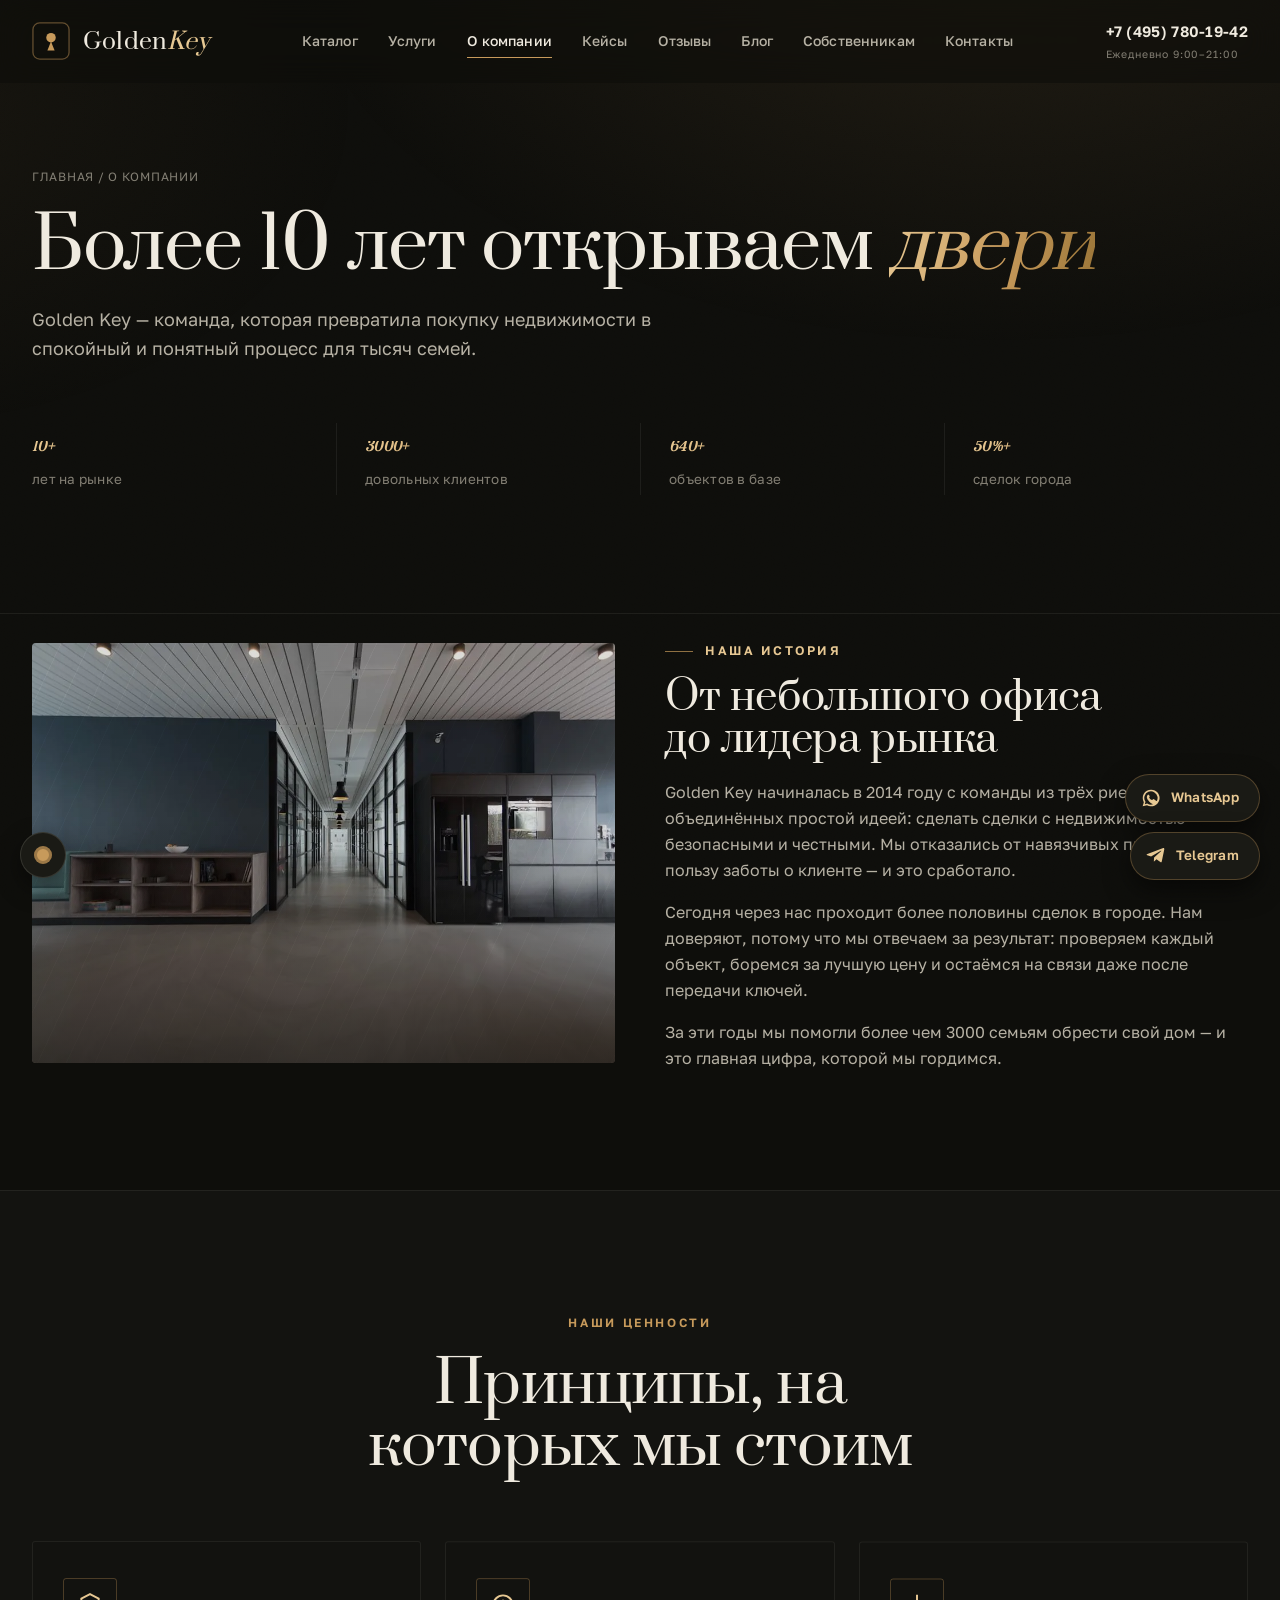
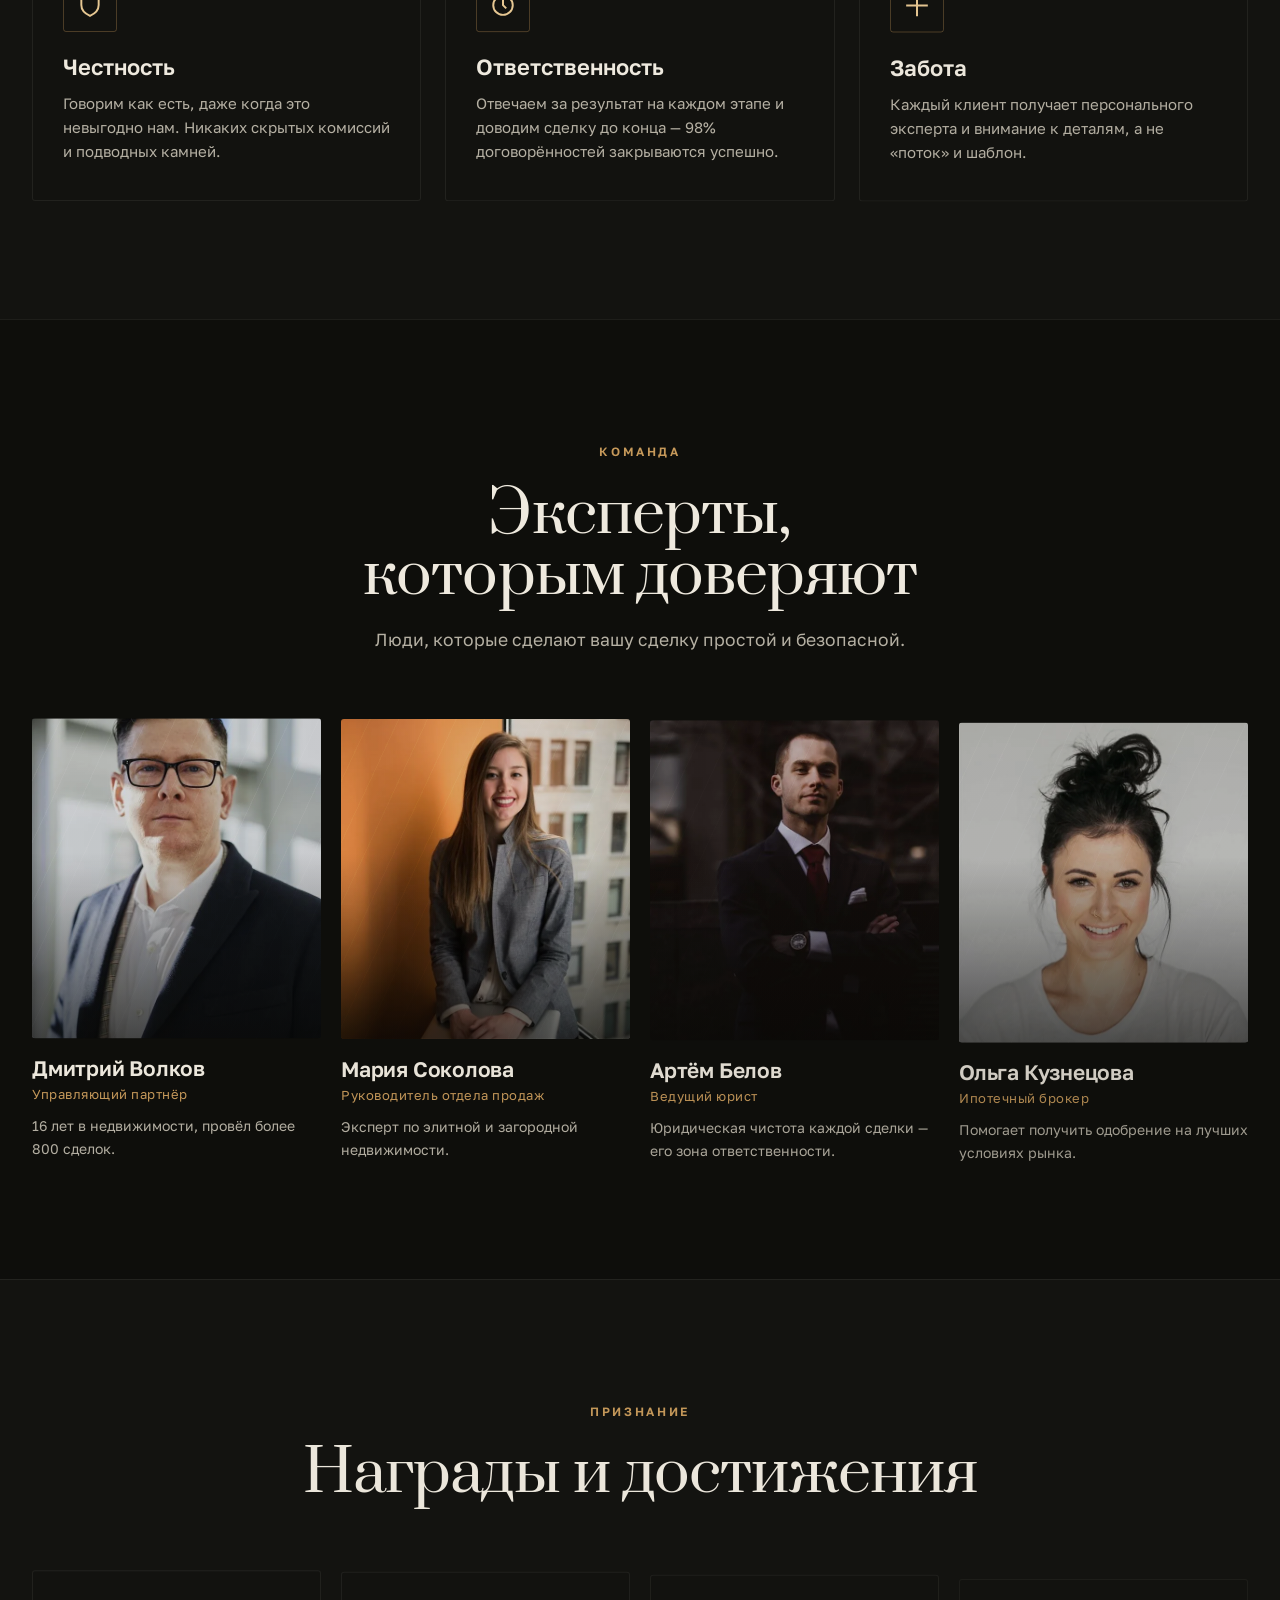
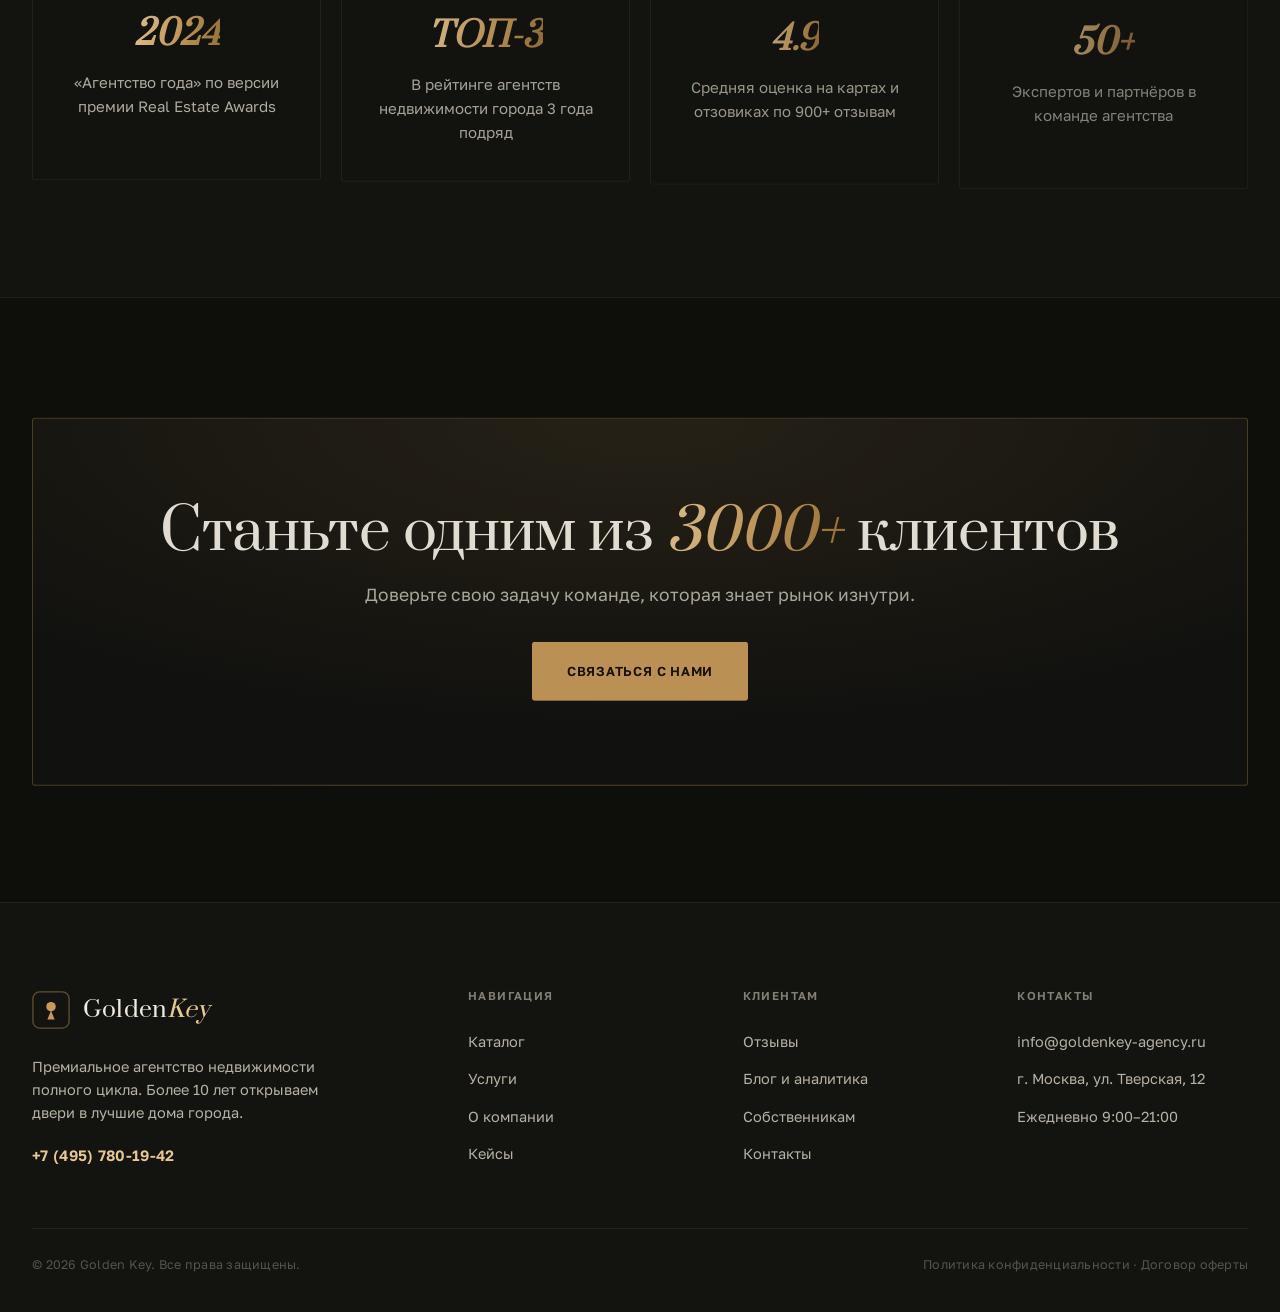
<file: about.html>
<!DOCTYPE html>
<html lang="ru">
<head>
  <meta charset="UTF-8">
  <meta name="viewport" content="width=device-width, initial-scale=1.0">
  <meta http-equiv="Content-Security-Policy" content="default-src 'self'; script-src 'self'; style-src 'self' 'unsafe-inline'; img-src 'self' data:; font-src 'self'; connect-src 'self'; object-src 'none'; base-uri 'self'; form-action 'self'">
  <meta name="referrer" content="strict-origin-when-cross-origin">
  <title>О компании — Golden Key</title>
  <meta name="description" content="Golden Key — агентство недвижимости в Москве с 2014 года. Более 3000 сделок, команда риелторов, юристов и ипотечных брокеров. Наша история, ценности и эксперты.">
  <link rel="canonical" href="https://vitaly-sokol911.github.io/agenstvo/about.html">
  <meta name="robots" content="noindex, nofollow">
  <meta name="theme-color" content="#0e0e0b">
  <link rel="icon" href="data:image/svg+xml,%3Csvg xmlns='http://www.w3.org/2000/svg' viewBox='0 0 40 40'%3E%3Crect width='40' height='40' rx='8' fill='%230e0e0b'/%3E%3Ccircle cx='20' cy='16.5' r='5' fill='%23c79a5b'/%3E%3Cpath d='M20 20.5 L16.2 30 H23.8 Z' fill='%23c79a5b'/%3E%3C/svg%3E">
  <meta property="og:type" content="website">
  <meta property="og:site_name" content="Golden Key">
  <meta property="og:locale" content="ru_RU">
  <meta property="og:url" content="https://vitaly-sokol911.github.io/agenstvo/about.html">
  <meta property="og:title" content="О компании — Golden Key">
  <meta property="og:description" content="Golden Key — агентство недвижимости в Москве с 2014 года. Более 3000 сделок, команда риелторов, юристов и ипотечных брокеров. Наша история, ценности и эксперты.">
  <meta property="og:image" content="https://vitaly-sokol911.github.io/agenstvo/assets/img/p1.jpg">
  <meta name="twitter:card" content="summary_large_image">
  <meta name="twitter:title" content="О компании — Golden Key">
  <meta name="twitter:description" content="Golden Key — агентство недвижимости в Москве с 2014 года. Более 3000 сделок, команда риелторов, юристов и ипотечных брокеров. Наша история, ценности и эксперты.">
  <meta name="twitter:image" content="https://vitaly-sokol911.github.io/agenstvo/assets/img/p1.jpg">
  <link rel="stylesheet" href="assets/css/style.css?v=20260923b">
</head>
<body>

  <header class="site-header">
    <div class="container nav">
      <a href="index.html" class="logo" aria-label="Golden Key — на главную"><span class="logo-mark" aria-hidden="true"><svg viewBox="0 0 40 40" fill="none" xmlns="http://www.w3.org/2000/svg"><rect x="1" y="1" width="38" height="38" rx="7" stroke="currentColor" stroke-opacity=".45" stroke-width="1.4"/><circle cx="20" cy="16.5" r="5" fill="currentColor"/><path d="M20 20.5 L16.2 30 H23.8 Z" fill="currentColor"/></svg></span><span class="logo-word">Golden<em>Key</em></span></a>
      <nav class="nav-menu">
        <a href="catalog.html">Каталог</a>
        <a href="services.html">Услуги</a>
        <a href="about.html" class="active">О компании</a>
        <a href="cases.html">Кейсы</a>
        <a href="reviews.html">Отзывы</a>
        <a href="blog.html">Блог</a>
        <a href="owners.html">Собственникам</a>
        <a href="contacts.html">Контакты</a>
      </nav>
      <div class="nav-cta">
        <a href="tel:+74957801942" class="nav-phone">+7 (495) 780-19-42<small>Ежедневно 9:00–21:00</small></a>
        <button class="burger" aria-label="Меню"><span></span><span></span><span></span></button>
      </div>
    </div>
  </header>

  <section class="page-hero">
    <div class="container">
      <div class="breadcrumb reveal"><a href="index.html">Главная</a> / О компании</div>
      <h1 class="reveal d1">Более 10 лет открываем <span class="gold-text">двери</span></h1>
      <p class="reveal d2">Golden Key — команда, которая превратила покупку недвижимости в спокойный и понятный процесс для тысяч семей.</p>
    </div>
  </section>

  <section class="section" style="padding-top:30px">
    <div class="container">
      <div class="stat-band reveal">
        <div class="cell"><b class="gold-text"><span data-count="10" data-suffix="+">0</span></b><span>лет на рынке</span></div>
        <div class="cell"><b class="gold-text"><span data-count="3000" data-suffix="+">0</span></b><span>довольных клиентов</span></div>
        <div class="cell"><b class="gold-text"><span data-count="640" data-suffix="+">0</span></b><span>объектов в базе</span></div>
        <div class="cell"><b class="gold-text"><span data-count="50" data-suffix="%+">0</span></b><span>сделок города</span></div>
      </div>
    </div>
  </section>

  <section class="section" style="padding-top:20px">
    <div class="container">
      <div class="grid-2" style="align-items:center;gap:50px">
        <div class="reveal"><div style="height:420px;border-radius:4px;overflow:hidden;position:relative"><div class="ph office"></div></div></div>
        <div class="reveal d1">
          <div class="eyebrow" style="color:var(--brass-hi);letter-spacing:2.5px;text-transform:uppercase;font-size:12.5px;margin-bottom:16px">Наша история</div>
          <h2 style="font-size:40px;margin-bottom:20px">От небольшого офиса до лидера рынка</h2>
          <p style="color:var(--bone-dim);margin-bottom:16px">Golden Key начиналась в 2014 году с команды из трёх риелторов, объединённых простой идеей: сделать сделки с недвижимостью безопасными и честными. Мы отказались от навязчивых продаж в пользу заботы о клиенте — и это сработало.</p>
          <p style="color:var(--bone-dim);margin-bottom:16px">Сегодня через нас проходит более половины сделок в городе. Нам доверяют, потому что мы отвечаем за результат: проверяем каждый объект, боремся за лучшую цену и остаёмся на связи даже после передачи ключей.</p>
          <p style="color:var(--bone-dim)">За эти годы мы помогли более чем 3000 семьям обрести свой дом — и это главная цифра, которой мы гордимся.</p>
        </div>
      </div>
    </div>
  </section>

  <section class="section" style="background:var(--ink-1)">
    <div class="container">
      <div class="section-head center reveal"><div class="eyebrow">Наши ценности</div><h2>Принципы, на которых мы стоим</h2></div>
      <div class="grid-3">
        <div class="feature reveal"><div class="ic"><svg width="26" height="26" viewBox="0 0 24 24" fill="none" stroke="currentColor" stroke-width="1.8"><path d="M12 2l8 4v6c0 5-3.5 8-8 10-4.5-2-8-5-8-10V6l8-4z"/></svg></div><h3>Честность</h3><p>Говорим как есть, даже когда это невыгодно нам. Никаких скрытых комиссий и подводных камней.</p></div>
        <div class="feature reveal d1"><div class="ic"><svg width="26" height="26" viewBox="0 0 24 24" fill="none" stroke="currentColor" stroke-width="1.8"><circle cx="12" cy="12" r="9"/><path d="M12 7v5l3 3"/></svg></div><h3>Ответственность</h3><p>Отвечаем за результат на каждом этапе и доводим сделку до конца — 98% договорённостей закрываются успешно.</p></div>
        <div class="feature reveal d2"><div class="ic"><svg width="26" height="26" viewBox="0 0 24 24" fill="none" stroke="currentColor" stroke-width="1.8"><path d="M12 2v20M2 12h20"/></svg></div><h3>Забота</h3><p>Каждый клиент получает персонального эксперта и внимание к деталям, а не «поток» и шаблон.</p></div>
      </div>
    </div>
  </section>

  <section class="section">
    <div class="container">
      <div class="section-head center reveal"><div class="eyebrow">Команда</div><h2>Эксперты, которым доверяют</h2><p>Люди, которые сделают вашу сделку простой и безопасной.</p></div>
      <div class="grid-4">
        <div class="team-card reveal"><div class="team-photo"><div class="ph team-1"></div></div><h3>Дмитрий Волков</h3><div class="role">Управляющий партнёр</div><p>16 лет в недвижимости, провёл более 800 сделок.</p></div>
        <div class="team-card reveal d1"><div class="team-photo"><div class="ph team-2"></div></div><h3>Мария Соколова</h3><div class="role">Руководитель отдела продаж</div><p>Эксперт по элитной и загородной недвижимости.</p></div>
        <div class="team-card reveal d2"><div class="team-photo"><div class="ph team-3"></div></div><h3>Артём Белов</h3><div class="role">Ведущий юрист</div><p>Юридическая чистота каждой сделки — его зона ответственности.</p></div>
        <div class="team-card reveal d3"><div class="team-photo"><div class="ph team-4"></div></div><h3>Ольга Кузнецова</h3><div class="role">Ипотечный брокер</div><p>Помогает получить одобрение на лучших условиях рынка.</p></div>
      </div>
    </div>
  </section>

  <section class="section" style="background:var(--ink-1)">
    <div class="container">
      <div class="section-head center reveal"><div class="eyebrow">Признание</div><h2>Награды и достижения</h2></div>
      <div class="grid-4">
        <div class="feature reveal" style="text-align:center"><b class="gold-text" style="font-family:var(--font-display);font-size:34px">2024</b><p style="margin-top:8px">«Агентство года» по версии премии Real Estate Awards</p></div>
        <div class="feature reveal d1" style="text-align:center"><b class="gold-text" style="font-family:var(--font-display);font-size:34px">ТОП-3</b><p style="margin-top:8px">В рейтинге агентств недвижимости города 3 года подряд</p></div>
        <div class="feature reveal d2" style="text-align:center"><b class="gold-text" style="font-family:var(--font-display);font-size:34px">4.9</b><p style="margin-top:8px">Средняя оценка на картах и отзовиках по 900+ отзывам</p></div>
        <div class="feature reveal d3" style="text-align:center"><b class="gold-text" style="font-family:var(--font-display);font-size:34px">50+</b><p style="margin-top:8px">Экспертов и партнёров в команде агентства</p></div>
      </div>
    </div>
  </section>

  <section class="section">
    <div class="container"><div class="cta-band reveal">
      <h2>Станьте одним из <span class="gold-text">3000+</span> клиентов</h2>
      <p>Доверьте свою задачу команде, которая знает рынок изнутри.</p>
      <a href="contacts.html" class="btn btn-gold btn-lg">Связаться с нами</a>
    </div></div>
  </section>

  <footer class="site-footer">
    <div class="container">
      <div class="footer-grid">
        <div class="footer-about">
          <a href="index.html" class="logo" aria-label="Golden Key — на главную"><span class="logo-mark" aria-hidden="true"><svg viewBox="0 0 40 40" fill="none" xmlns="http://www.w3.org/2000/svg"><rect x="1" y="1" width="38" height="38" rx="7" stroke="currentColor" stroke-opacity=".45" stroke-width="1.4"/><circle cx="20" cy="16.5" r="5" fill="currentColor"/><path d="M20 20.5 L16.2 30 H23.8 Z" fill="currentColor"/></svg></span><span class="logo-word">Golden<em>Key</em></span></a>
          <p>Премиальное агентство недвижимости полного цикла. Более 10 лет открываем двери в лучшие дома города.</p>
          <a href="tel:+74957801942" class="nav-phone" style="color:var(--brass-hi)">+7 (495) 780-19-42</a>
        </div>
        <div class="footer-col"><h4>Навигация</h4><a href="catalog.html">Каталог</a><a href="services.html">Услуги</a><a href="about.html">О компании</a><a href="cases.html">Кейсы</a></div>
        <div class="footer-col"><h4>Клиентам</h4><a href="reviews.html">Отзывы</a><a href="blog.html">Блог и аналитика</a><a href="owners.html">Собственникам</a><a href="contacts.html">Контакты</a></div>
        <div class="footer-col"><h4>Контакты</h4><a href="mailto:info@goldenkey-agency.ru">info@goldenkey-agency.ru</a><a href="contacts.html">г. Москва, ул. Тверская, 12</a><span class="footer-plain">Ежедневно 9:00–21:00</span></div>
      </div>
      <div class="footer-bottom"><span>© <span data-year>2026</span> Golden Key. Все права защищены.</span><span>Политика конфиденциальности · Договор оферты</span></div>
    </div>
  </footer>

  <div class="msg-dock">
    <a class="msg-btn msg-wa" data-label="WhatsApp" href="https://wa.me/74957801942" target="_blank" rel="noopener noreferrer" aria-label="Написать в WhatsApp">
      <svg viewBox="0 0 24 24" width="20" height="20" fill="currentColor" aria-hidden="true"><path d="M12 2a10 10 0 00-8.6 15L2 22l5.2-1.4A10 10 0 1012 2zm0 18a8 8 0 01-4.1-1.1l-.3-.2-3 .8.8-2.9-.2-.3A8 8 0 1112 20zm4.4-5.9c-.2-.1-1.4-.7-1.6-.8-.2-.1-.4-.1-.5.1l-.7.9c-.1.2-.3.2-.5.1a6.5 6.5 0 01-3.2-2.8c-.1-.2 0-.4.1-.5l.4-.5c.1-.2.1-.3 0-.5l-.7-1.7c-.2-.4-.4-.4-.5-.4h-.5c-.2 0-.5.1-.7.3-.700.7-1 1.7-1 2.8.1 1.6 1.2 3.1 1.4 3.3.2.2 2.3 3.5 5.5 4.7 2.7 1 3.3.8 3.9.8.6-.1 1.9-.8 2.2-1.5.3-.8.3-1.4.2-1.5-.1-.2-.3-.2-.5-.3z"/></svg>
    </a>
    <a class="msg-btn msg-tg" data-label="Telegram" href="https://t.me/goldenkey" target="_blank" rel="noopener noreferrer" aria-label="Написать в Telegram">
      <svg viewBox="0 0 24 24" width="20" height="20" fill="currentColor" aria-hidden="true"><path d="M21.9 4.3l-3 14.2c-.2 1-.8 1.3-1.7.8l-4.6-3.4-2.2 2.1c-.2.2-.5.5-1 .5l.3-4.7 8.6-7.8c.4-.3-.1-.5-.6-.2L6.1 12.6 1.5 11.2c-1-.3-1-1 .2-1.5l19-7.3c.8-.3 1.5.2 1.2 1.9z"/></svg>
    </a>
  </div>

  <script src="assets/js/main.js?v=20261026a"></script>
</body>
</html>
</file>
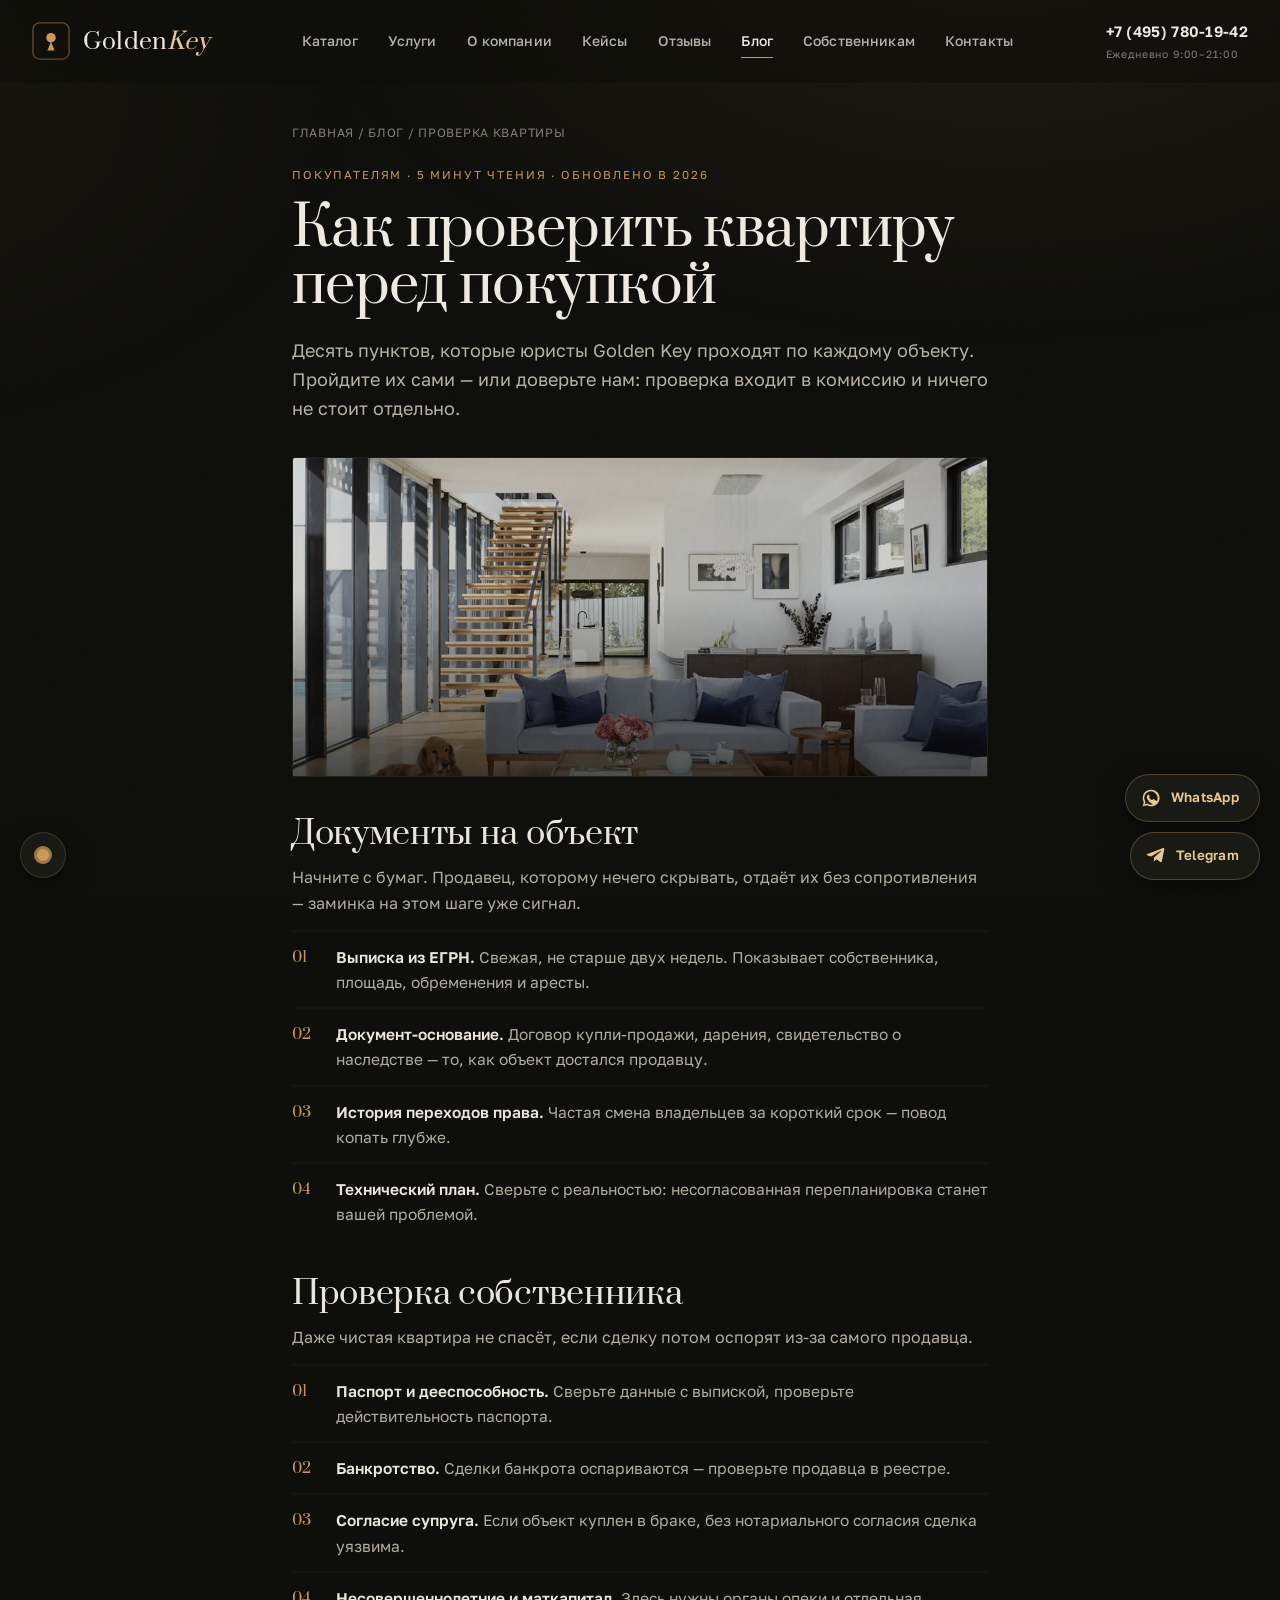
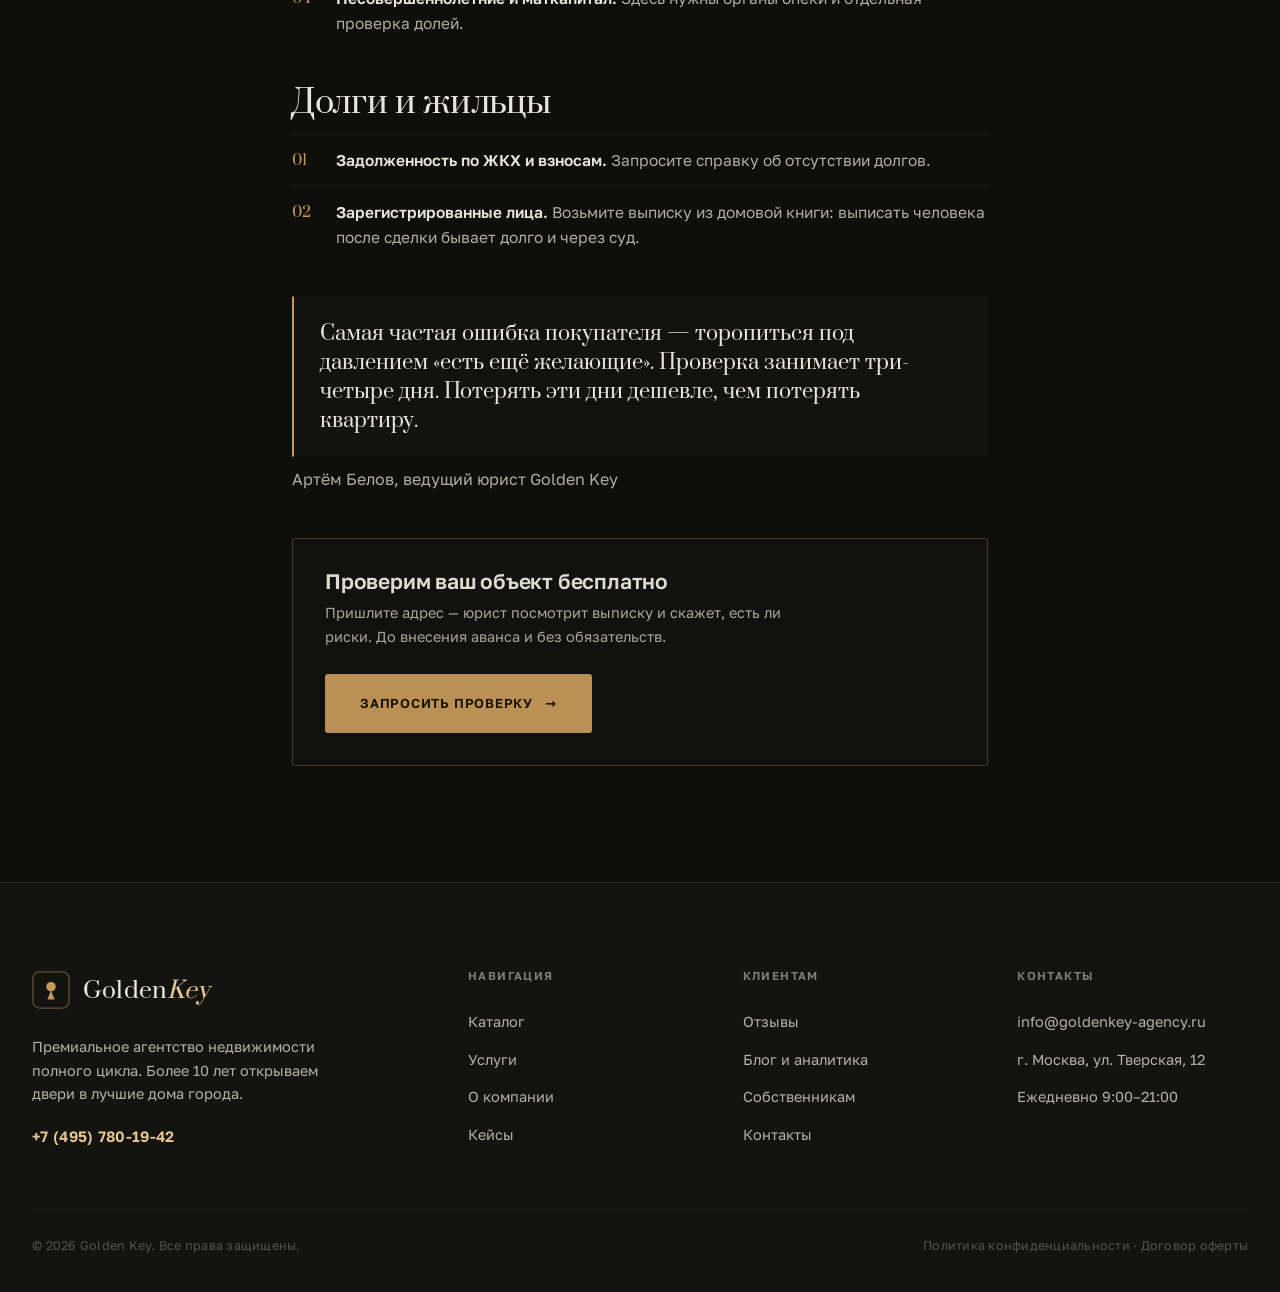
<file: article.html>
<!DOCTYPE html>
<html lang="ru">
<head>
  <meta charset="UTF-8">
  <meta name="viewport" content="width=device-width, initial-scale=1.0">
  <meta http-equiv="Content-Security-Policy" content="default-src 'self'; script-src 'self'; style-src 'self' 'unsafe-inline'; img-src 'self' data:; font-src 'self'; connect-src 'self'; object-src 'none'; base-uri 'self'; form-action 'self'">
  <meta name="referrer" content="strict-origin-when-cross-origin">
  <title>Как проверить квартиру перед покупкой: чек-лист — Golden Key</title>
  <meta name="description" content="Чек-лист из 10 пунктов: какие документы запросить, как проверить собственника, обременения и историю квартиры перед покупкой. Советы юристов Golden Key.">
  <link rel="canonical" href="https://vitaly-sokol911.github.io/agenstvo/article.html">
  <meta name="robots" content="noindex, nofollow">
  <meta name="theme-color" content="#0e0e0b">
  <link rel="icon" href="data:image/svg+xml,%3Csvg xmlns='http://www.w3.org/2000/svg' viewBox='0 0 40 40'%3E%3Crect width='40' height='40' rx='8' fill='%230e0e0b'/%3E%3Ccircle cx='20' cy='16.5' r='5' fill='%23c79a5b'/%3E%3Cpath d='M20 20.5 L16.2 30 H23.8 Z' fill='%23c79a5b'/%3E%3C/svg%3E">
  <meta property="og:type" content="website">
  <meta property="og:site_name" content="Golden Key">
  <meta property="og:locale" content="ru_RU">
  <meta property="og:url" content="https://vitaly-sokol911.github.io/agenstvo/article.html">
  <meta property="og:title" content="Как проверить квартиру перед покупкой: чек-лист — Golden Key">
  <meta property="og:description" content="Чек-лист из 10 пунктов: какие документы запросить, как проверить собственника, обременения и историю квартиры перед покупкой. Советы юристов Golden Key.">
  <meta property="og:image" content="https://vitaly-sokol911.github.io/agenstvo/assets/img/p1.jpg">
  <meta name="twitter:card" content="summary_large_image">
  <meta name="twitter:title" content="Как проверить квартиру перед покупкой: чек-лист — Golden Key">
  <meta name="twitter:description" content="Чек-лист из 10 пунктов: какие документы запросить, как проверить собственника, обременения и историю квартиры перед покупкой. Советы юристов Golden Key.">
  <meta name="twitter:image" content="https://vitaly-sokol911.github.io/agenstvo/assets/img/p1.jpg">
  <link rel="stylesheet" href="assets/css/style.css?v=20260923b">
  <script type="application/ld+json">
  {"@context":"https://schema.org","@type":"Article","headline":"Как проверить квартиру перед покупкой","description":"Чек-лист из 10 пунктов: какие документы запросить, как проверить собственника, обременения и историю квартиры перед покупкой. Советы юристов Golden Key.","author":{"@type":"Person","name":"Артём Белов"},"publisher":{"@type":"Organization","name":"Golden Key"},"mainEntityOfPage":"https://vitaly-sokol911.github.io/agenstvo/article.html"}
  </script>

</head>
<body>

  <header class="site-header">
    <div class="container nav">
      <a href="index.html" class="logo" aria-label="Golden Key — на главную"><span class="logo-mark" aria-hidden="true"><svg viewBox="0 0 40 40" fill="none" xmlns="http://www.w3.org/2000/svg"><rect x="1" y="1" width="38" height="38" rx="7" stroke="currentColor" stroke-opacity=".45" stroke-width="1.4"/><circle cx="20" cy="16.5" r="5" fill="currentColor"/><path d="M20 20.5 L16.2 30 H23.8 Z" fill="currentColor"/></svg></span><span class="logo-word">Golden<em>Key</em></span></a>
      <nav class="nav-menu">
        <a href="catalog.html">Каталог</a>
        <a href="services.html">Услуги</a>
        <a href="about.html">О компании</a>
        <a href="cases.html">Кейсы</a>
        <a href="reviews.html">Отзывы</a>
        <a href="blog.html" class="active">Блог</a>
        <a href="owners.html">Собственникам</a>
        <a href="contacts.html">Контакты</a>
      </nav>
      <div class="nav-cta">
        <a href="tel:+74957801942" class="nav-phone">+7 (495) 780-19-42<small>Ежедневно 9:00–21:00</small></a>
        <button class="burger" aria-label="Меню"><span></span><span></span><span></span></button>
      </div>
    </div>
  </header>
  <article class="section article">
    <div class="container article-wrap">
      <div class="breadcrumb reveal"><a href="index.html">Главная</a> / <a href="blog.html">Блог</a> / Проверка квартиры</div>

      <div class="art-meta reveal">Покупателям · 5 минут чтения · обновлено в 2026</div>
      <h1 class="art-title reveal">Как проверить квартиру перед покупкой</h1>
      <p class="art-lead reveal">Десять пунктов, которые юристы Golden Key проходят по каждому объекту. Пройдите их сами — или доверьте нам: проверка входит в комиссию и ничего не стоит отдельно.</p>

      <div class="art-photo reveal"><div class="ph ph-4"></div></div>

      <div class="art-body reveal">
        <h2>Документы на объект</h2>
        <p>Начните с бумаг. Продавец, которому нечего скрывать, отдаёт их без сопротивления — заминка на этом шаге уже сигнал.</p>
        <ol class="art-list">
          <li><b>Выписка из ЕГРН.</b> Свежая, не старше двух недель. Показывает собственника, площадь, обременения и аресты.</li>
          <li><b>Документ-основание.</b> Договор купли-продажи, дарения, свидетельство о наследстве — то, как объект достался продавцу.</li>
          <li><b>История переходов права.</b> Частая смена владельцев за короткий срок — повод копать глубже.</li>
          <li><b>Технический план.</b> Сверьте с реальностью: несогласованная перепланировка станет вашей проблемой.</li>
        </ol>

        <h2>Проверка собственника</h2>
        <p>Даже чистая квартира не спасёт, если сделку потом оспорят из-за самого продавца.</p>
        <ol class="art-list" start="5">
          <li><b>Паспорт и дееспособность.</b> Сверьте данные с выпиской, проверьте действительность паспорта.</li>
          <li><b>Банкротство.</b> Сделки банкрота оспариваются — проверьте продавца в реестре.</li>
          <li><b>Согласие супруга.</b> Если объект куплен в браке, без нотариального согласия сделка уязвима.</li>
          <li><b>Несовершеннолетние и маткапитал.</b> Здесь нужны органы опеки и отдельная проверка долей.</li>
        </ol>

        <h2>Долги и жильцы</h2>
        <ol class="art-list" start="9">
          <li><b>Задолженность по ЖКХ и взносам.</b> Запросите справку об отсутствии долгов.</li>
          <li><b>Зарегистрированные лица.</b> Возьмите выписку из домовой книги: выписать человека после сделки бывает долго и через суд.</li>
        </ol>

        <blockquote class="art-quote">Самая частая ошибка покупателя — торопиться под давлением «есть ещё желающие». Проверка занимает три-четыре дня. Потерять эти дни дешевле, чем потерять квартиру.</blockquote>
        <p class="art-author">Артём Белов, ведущий юрист Golden Key</p>
      </div>

      <div class="art-cta reveal">
        <div>
          <h3>Проверим ваш объект бесплатно</h3>
          <p>Пришлите адрес — юрист посмотрит выписку и скажет, есть ли риски. До внесения аванса и без обязательств.</p>
        </div>
        <a href="contacts.html" class="btn btn-gold btn-lg">Запросить проверку <span class="arw">&#8594;</span></a>
      </div>
    </div>
  </article>



  <footer class="site-footer">
    <div class="container">
      <div class="footer-grid">
        <div class="footer-about">
          <a href="index.html" class="logo" aria-label="Golden Key — на главную"><span class="logo-mark" aria-hidden="true"><svg viewBox="0 0 40 40" fill="none" xmlns="http://www.w3.org/2000/svg"><rect x="1" y="1" width="38" height="38" rx="7" stroke="currentColor" stroke-opacity=".45" stroke-width="1.4"/><circle cx="20" cy="16.5" r="5" fill="currentColor"/><path d="M20 20.5 L16.2 30 H23.8 Z" fill="currentColor"/></svg></span><span class="logo-word">Golden<em>Key</em></span></a>
          <p>Премиальное агентство недвижимости полного цикла. Более 10 лет открываем двери в лучшие дома города.</p>
          <a href="tel:+74957801942" class="nav-phone" style="color:var(--brass-hi)">+7 (495) 780-19-42</a>
        </div>
        <div class="footer-col"><h4>Навигация</h4><a href="catalog.html">Каталог</a><a href="services.html">Услуги</a><a href="about.html">О компании</a><a href="cases.html">Кейсы</a></div>
        <div class="footer-col"><h4>Клиентам</h4><a href="reviews.html">Отзывы</a><a href="blog.html">Блог и аналитика</a><a href="owners.html">Собственникам</a><a href="contacts.html">Контакты</a></div>
        <div class="footer-col"><h4>Контакты</h4><a href="mailto:info@goldenkey-agency.ru">info@goldenkey-agency.ru</a><a href="contacts.html">г. Москва, ул. Тверская, 12</a><span class="footer-plain">Ежедневно 9:00–21:00</span></div>
      </div>
      <div class="footer-bottom"><span>© <span data-year>2026</span> Golden Key. Все права защищены.</span><span>Политика конфиденциальности · Договор оферты</span></div>
    </div>
  </footer>

  <div class="msg-dock">
    <a class="msg-btn msg-wa" data-label="WhatsApp" href="https://wa.me/74957801942" target="_blank" rel="noopener noreferrer" aria-label="Написать в WhatsApp">
      <svg viewBox="0 0 24 24" width="20" height="20" fill="currentColor" aria-hidden="true"><path d="M12 2a10 10 0 00-8.6 15L2 22l5.2-1.4A10 10 0 1012 2zm0 18a8 8 0 01-4.1-1.1l-.3-.2-3 .8.8-2.9-.2-.3A8 8 0 1112 20zm4.4-5.9c-.2-.1-1.4-.7-1.6-.8-.2-.1-.4-.1-.5.1l-.7.9c-.1.2-.3.2-.5.1a6.5 6.5 0 01-3.2-2.8c-.1-.2 0-.4.1-.5l.4-.5c.1-.2.1-.3 0-.5l-.7-1.7c-.2-.4-.4-.4-.5-.4h-.5c-.2 0-.5.1-.7.3-.700.7-1 1.7-1 2.8.1 1.6 1.2 3.1 1.4 3.3.2.2 2.3 3.5 5.5 4.7 2.7 1 3.3.8 3.9.8.6-.1 1.9-.8 2.2-1.5.3-.8.3-1.4.2-1.5-.1-.2-.3-.2-.5-.3z"/></svg>
    </a>
    <a class="msg-btn msg-tg" data-label="Telegram" href="https://t.me/goldenkey" target="_blank" rel="noopener noreferrer" aria-label="Написать в Telegram">
      <svg viewBox="0 0 24 24" width="20" height="20" fill="currentColor" aria-hidden="true"><path d="M21.9 4.3l-3 14.2c-.2 1-.8 1.3-1.7.8l-4.6-3.4-2.2 2.1c-.2.2-.5.5-1 .5l.3-4.7 8.6-7.8c.4-.3-.1-.5-.6-.2L6.1 12.6 1.5 11.2c-1-.3-1-1 .2-1.5l19-7.3c.8-.3 1.5.2 1.2 1.9z"/></svg>
    </a>
  </div>

  <script src="assets/js/main.js?v=20261026a"></script>
</body>
</html>
</file>
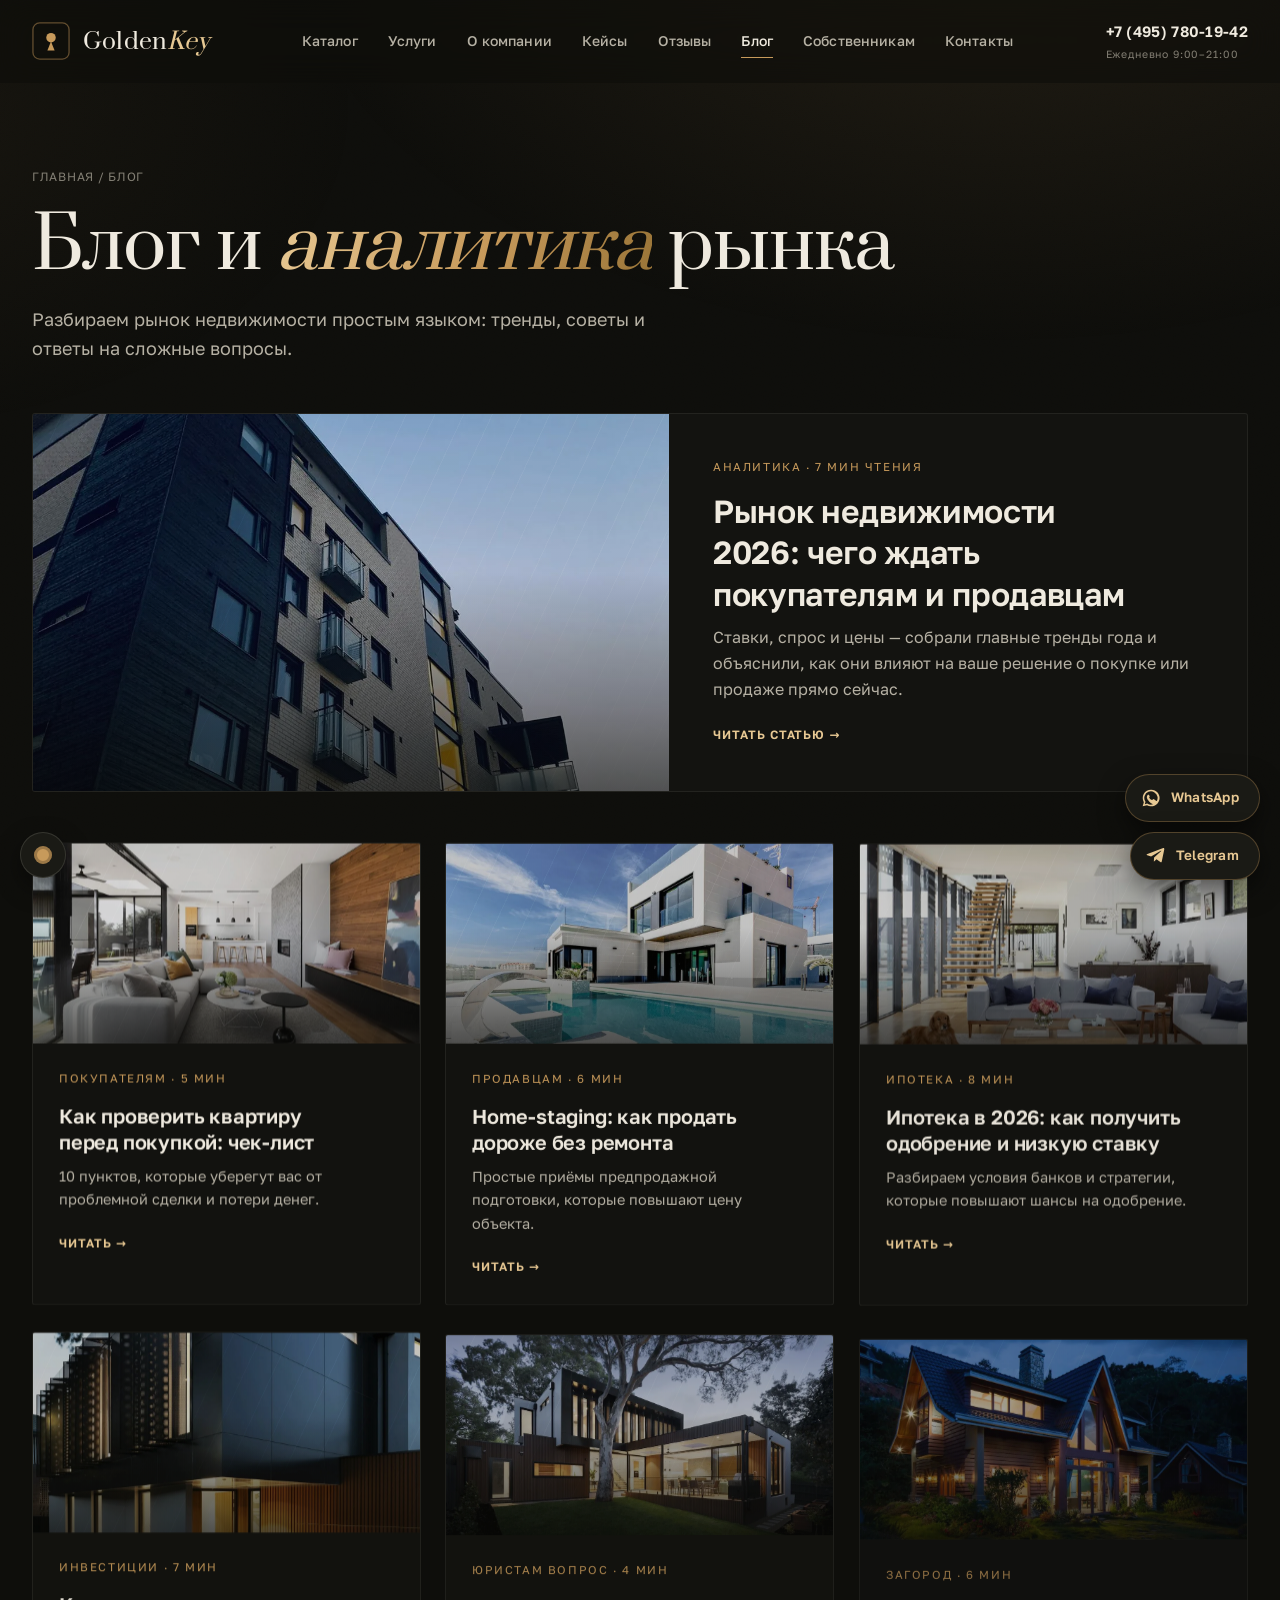
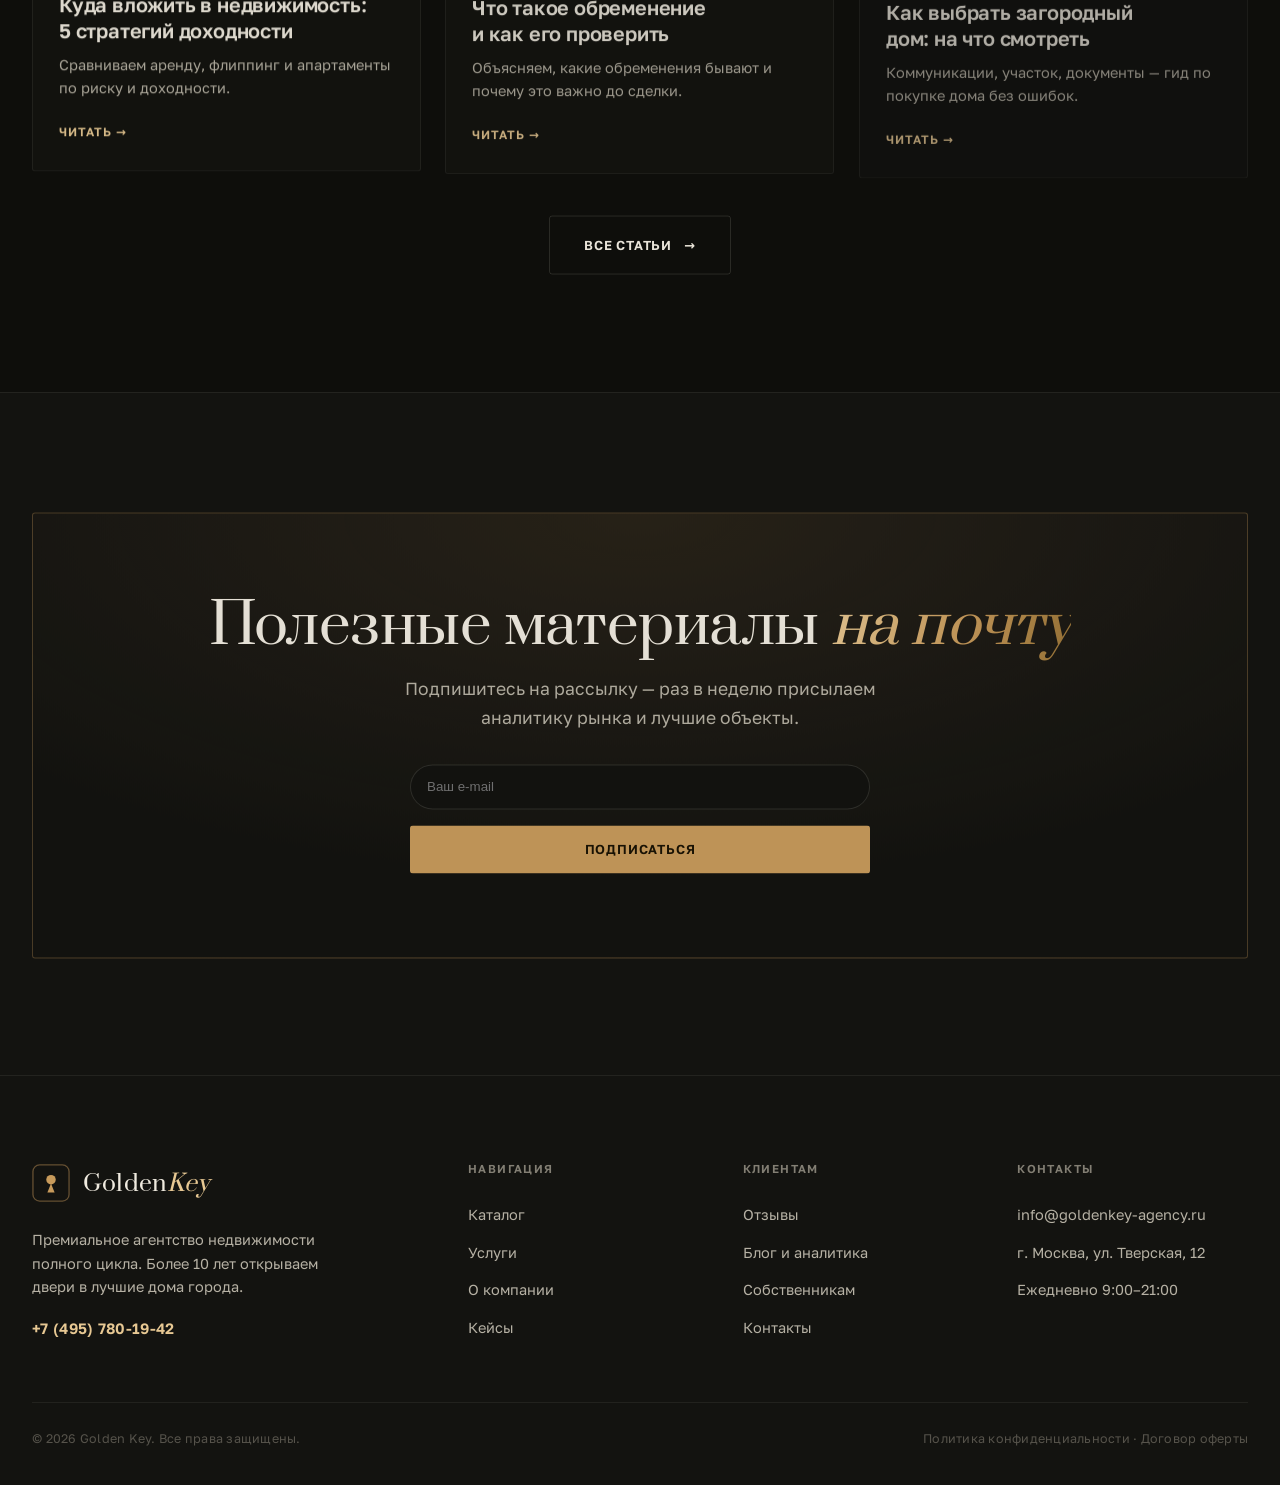
<file: blog.html>
<!DOCTYPE html>
<html lang="ru">
<head>
  <meta charset="UTF-8">
  <meta name="viewport" content="width=device-width, initial-scale=1.0">
  <meta http-equiv="Content-Security-Policy" content="default-src 'self'; script-src 'self'; style-src 'self' 'unsafe-inline'; img-src 'self' data:; font-src 'self'; connect-src 'self'; object-src 'none'; base-uri 'self'; form-action 'self'">
  <meta name="referrer" content="strict-origin-when-cross-origin">
  <title>Блог и аналитика — Golden Key</title>
  <meta name="description" content="Блог Golden Key: аналитика рынка недвижимости, чек-листы для покупателей и продавцов, разбор ипотеки и юридических рисков простым языком.">
  <link rel="canonical" href="https://vitaly-sokol911.github.io/agenstvo/blog.html">
  <meta name="robots" content="noindex, nofollow">
  <meta name="theme-color" content="#0e0e0b">
  <link rel="icon" href="data:image/svg+xml,%3Csvg xmlns='http://www.w3.org/2000/svg' viewBox='0 0 40 40'%3E%3Crect width='40' height='40' rx='8' fill='%230e0e0b'/%3E%3Ccircle cx='20' cy='16.5' r='5' fill='%23c79a5b'/%3E%3Cpath d='M20 20.5 L16.2 30 H23.8 Z' fill='%23c79a5b'/%3E%3C/svg%3E">
  <meta property="og:type" content="website">
  <meta property="og:site_name" content="Golden Key">
  <meta property="og:locale" content="ru_RU">
  <meta property="og:url" content="https://vitaly-sokol911.github.io/agenstvo/blog.html">
  <meta property="og:title" content="Блог и аналитика — Golden Key">
  <meta property="og:description" content="Блог Golden Key: аналитика рынка недвижимости, чек-листы для покупателей и продавцов, разбор ипотеки и юридических рисков простым языком.">
  <meta property="og:image" content="https://vitaly-sokol911.github.io/agenstvo/assets/img/p1.jpg">
  <meta name="twitter:card" content="summary_large_image">
  <meta name="twitter:title" content="Блог и аналитика — Golden Key">
  <meta name="twitter:description" content="Блог Golden Key: аналитика рынка недвижимости, чек-листы для покупателей и продавцов, разбор ипотеки и юридических рисков простым языком.">
  <meta name="twitter:image" content="https://vitaly-sokol911.github.io/agenstvo/assets/img/p1.jpg">
  <link rel="stylesheet" href="assets/css/style.css?v=20260923b">
</head>
<body>

  <header class="site-header">
    <div class="container nav">
      <a href="index.html" class="logo" aria-label="Golden Key — на главную"><span class="logo-mark" aria-hidden="true"><svg viewBox="0 0 40 40" fill="none" xmlns="http://www.w3.org/2000/svg"><rect x="1" y="1" width="38" height="38" rx="7" stroke="currentColor" stroke-opacity=".45" stroke-width="1.4"/><circle cx="20" cy="16.5" r="5" fill="currentColor"/><path d="M20 20.5 L16.2 30 H23.8 Z" fill="currentColor"/></svg></span><span class="logo-word">Golden<em>Key</em></span></a>
      <nav class="nav-menu">
        <a href="catalog.html">Каталог</a>
        <a href="services.html">Услуги</a>
        <a href="about.html">О компании</a>
        <a href="cases.html">Кейсы</a>
        <a href="reviews.html">Отзывы</a>
        <a href="blog.html" class="active">Блог</a>
        <a href="owners.html">Собственникам</a>
        <a href="contacts.html">Контакты</a>
      </nav>
      <div class="nav-cta">
        <a href="tel:+74957801942" class="nav-phone">+7 (495) 780-19-42<small>Ежедневно 9:00–21:00</small></a>
        <button class="burger" aria-label="Меню"><span></span><span></span><span></span></button>
      </div>
    </div>
  </header>

  <section class="page-hero">
    <div class="container">
      <div class="breadcrumb reveal"><a href="index.html">Главная</a> / Блог</div>
      <h1 class="reveal d1">Блог и <span class="gold-text">аналитика</span> рынка</h1>
      <p class="reveal d2">Разбираем рынок недвижимости простым языком: тренды, советы и ответы на сложные вопросы.</p>
    </div>
  </section>

  <!-- Featured post -->
  <section style="padding:20px 0 30px">
    <div class="container">
      <a href="article.html" class="prop-card tilt reveal" style="display:grid;grid-template-columns:1.1fr 1fr;align-items:stretch">
        <div style="position:relative;min-height:320px"><div class="ph ph-3"></div></div>
        <div style="padding:44px;display:flex;flex-direction:column;justify-content:center">
          <div class="post-body" style="padding:0">
            <div class="meta">Аналитика · 7 мин чтения</div>
            <h3 style="font-size:32px">Рынок недвижимости 2026: чего ждать покупателям и продавцам</h3>
            <p style="font-size:16px">Ставки, спрос и цены — собрали главные тренды года и объяснили, как они влияют на ваше решение о покупке или продаже прямо сейчас.</p>
            <span class="read-more">Читать статью →</span>
          </div>
        </div>
      </a>
    </div>
  </section>

  <section class="section" style="padding-top:20px">
    <div class="container">
      <div class="grid-3">
        <a href="article.html" class="post-card tilt reveal"><div class="post-photo"><div class="ph ph-1"></div></div><div class="post-body"><div class="meta">Покупателям · 5 мин</div><h3>Как проверить квартиру перед покупкой: чек-лист</h3><p>10 пунктов, которые уберегут вас от проблемной сделки и потери денег.</p><span class="read-more">Читать →</span></div></a>
        <a href="article.html" class="post-card tilt reveal d1"><div class="post-photo"><div class="ph ph-2"></div></div><div class="post-body"><div class="meta">Продавцам · 6 мин</div><h3>Home-staging: как продать дороже без ремонта</h3><p>Простые приёмы предпродажной подготовки, которые повышают цену объекта.</p><span class="read-more">Читать →</span></div></a>
        <a href="article.html" class="post-card tilt reveal d2"><div class="post-photo"><div class="ph ph-4"></div></div><div class="post-body"><div class="meta">Ипотека · 8 мин</div><h3>Ипотека в 2026: как получить одобрение и низкую ставку</h3><p>Разбираем условия банков и стратегии, которые повышают шансы на одобрение.</p><span class="read-more">Читать →</span></div></a>
        <a href="article.html" class="post-card tilt reveal"><div class="post-photo"><div class="ph ph-5"></div></div><div class="post-body"><div class="meta">Инвестиции · 7 мин</div><h3>Куда вложить в недвижимость: 5 стратегий доходности</h3><p>Сравниваем аренду, флиппинг и апартаменты по риску и доходности.</p><span class="read-more">Читать →</span></div></a>
        <a href="article.html" class="post-card tilt reveal d1"><div class="post-photo"><div class="ph ph-6"></div></div><div class="post-body"><div class="meta">Юристам вопрос · 4 мин</div><h3>Что такое обременение и как его проверить</h3><p>Объясняем, какие обременения бывают и почему это важно до сделки.</p><span class="read-more">Читать →</span></div></a>
        <a href="article.html" class="post-card tilt reveal d2"><div class="post-photo"><div class="ph country"></div></div><div class="post-body"><div class="meta">Загород · 6 мин</div><h3>Как выбрать загородный дом: на что смотреть</h3><p>Коммуникации, участок, документы — гид по покупке дома без ошибок.</p><span class="read-more">Читать →</span></div></a>
      </div>
      <div style="text-align:center;margin-top:46px" class="reveal"><a href="blog.html" class="btn btn-ghost btn-lg">Все статьи <span class="arw">→</span></a></div>
    </div>
  </section>

  <section class="section" style="background:var(--ink-1)">
    <div class="container"><div class="cta-band reveal">
      <h2>Полезные материалы <span class="gold-text">на почту</span></h2>
      <p>Подпишитесь на рассылку — раз в неделю присылаем аналитику рынка и лучшие объекты.</p>
      <form data-fake data-done="Вы подписаны" novalidate style="display:flex;gap:12px;max-width:460px;margin:0 auto;flex-wrap:wrap;justify-content:center">
        <label for="bl-email" class="visually-hidden">Ваш e-mail</label>
        <input id="bl-email" name="email" type="email" required maxlength="120" autocomplete="email" placeholder="Ваш e-mail" style="flex:1;min-width:220px;padding:14px 16px;background:var(--ink-1);border:1px solid var(--line);border-radius:100px;color:var(--text)">
        <div class="hp-field" aria-hidden="true"><label for="bl-gkref">Не заполняйте это поле</label><input id="bl-gkref" name="gk_ref" type="text" tabindex="-1" autocomplete="off"></div>
        <button type="submit" class="btn btn-gold form-submit">Подписаться</button>
      </form>
    </div></div>
  </section>

  <footer class="site-footer">
    <div class="container">
      <div class="footer-grid">
        <div class="footer-about">
          <a href="index.html" class="logo" aria-label="Golden Key — на главную"><span class="logo-mark" aria-hidden="true"><svg viewBox="0 0 40 40" fill="none" xmlns="http://www.w3.org/2000/svg"><rect x="1" y="1" width="38" height="38" rx="7" stroke="currentColor" stroke-opacity=".45" stroke-width="1.4"/><circle cx="20" cy="16.5" r="5" fill="currentColor"/><path d="M20 20.5 L16.2 30 H23.8 Z" fill="currentColor"/></svg></span><span class="logo-word">Golden<em>Key</em></span></a>
          <p>Премиальное агентство недвижимости полного цикла. Более 10 лет открываем двери в лучшие дома города.</p>
          <a href="tel:+74957801942" class="nav-phone" style="color:var(--brass-hi)">+7 (495) 780-19-42</a>
        </div>
        <div class="footer-col"><h4>Навигация</h4><a href="catalog.html">Каталог</a><a href="services.html">Услуги</a><a href="about.html">О компании</a><a href="cases.html">Кейсы</a></div>
        <div class="footer-col"><h4>Клиентам</h4><a href="reviews.html">Отзывы</a><a href="blog.html">Блог и аналитика</a><a href="owners.html">Собственникам</a><a href="contacts.html">Контакты</a></div>
        <div class="footer-col"><h4>Контакты</h4><a href="mailto:info@goldenkey-agency.ru">info@goldenkey-agency.ru</a><a href="contacts.html">г. Москва, ул. Тверская, 12</a><span class="footer-plain">Ежедневно 9:00–21:00</span></div>
      </div>
      <div class="footer-bottom"><span>© <span data-year>2026</span> Golden Key. Все права защищены.</span><span>Политика конфиденциальности · Договор оферты</span></div>
    </div>
  </footer>

  <div class="msg-dock">
    <a class="msg-btn msg-wa" data-label="WhatsApp" href="https://wa.me/74957801942" target="_blank" rel="noopener noreferrer" aria-label="Написать в WhatsApp">
      <svg viewBox="0 0 24 24" width="20" height="20" fill="currentColor" aria-hidden="true"><path d="M12 2a10 10 0 00-8.6 15L2 22l5.2-1.4A10 10 0 1012 2zm0 18a8 8 0 01-4.1-1.1l-.3-.2-3 .8.8-2.9-.2-.3A8 8 0 1112 20zm4.4-5.9c-.2-.1-1.4-.7-1.6-.8-.2-.1-.4-.1-.5.1l-.7.9c-.1.2-.3.2-.5.1a6.5 6.5 0 01-3.2-2.8c-.1-.2 0-.4.1-.5l.4-.5c.1-.2.1-.3 0-.5l-.7-1.7c-.2-.4-.4-.4-.5-.4h-.5c-.2 0-.5.1-.7.3-.700.7-1 1.7-1 2.8.1 1.6 1.2 3.1 1.4 3.3.2.2 2.3 3.5 5.5 4.7 2.7 1 3.3.8 3.9.8.6-.1 1.9-.8 2.2-1.5.3-.8.3-1.4.2-1.5-.1-.2-.3-.2-.5-.3z"/></svg>
    </a>
    <a class="msg-btn msg-tg" data-label="Telegram" href="https://t.me/goldenkey" target="_blank" rel="noopener noreferrer" aria-label="Написать в Telegram">
      <svg viewBox="0 0 24 24" width="20" height="20" fill="currentColor" aria-hidden="true"><path d="M21.9 4.3l-3 14.2c-.2 1-.8 1.3-1.7.8l-4.6-3.4-2.2 2.1c-.2.2-.5.5-1 .5l.3-4.7 8.6-7.8c.4-.3-.1-.5-.6-.2L6.1 12.6 1.5 11.2c-1-.3-1-1 .2-1.5l19-7.3c.8-.3 1.5.2 1.2 1.9z"/></svg>
    </a>
  </div>

  <script src="assets/js/main.js?v=20261026a"></script>
</body>
</html>
</file>
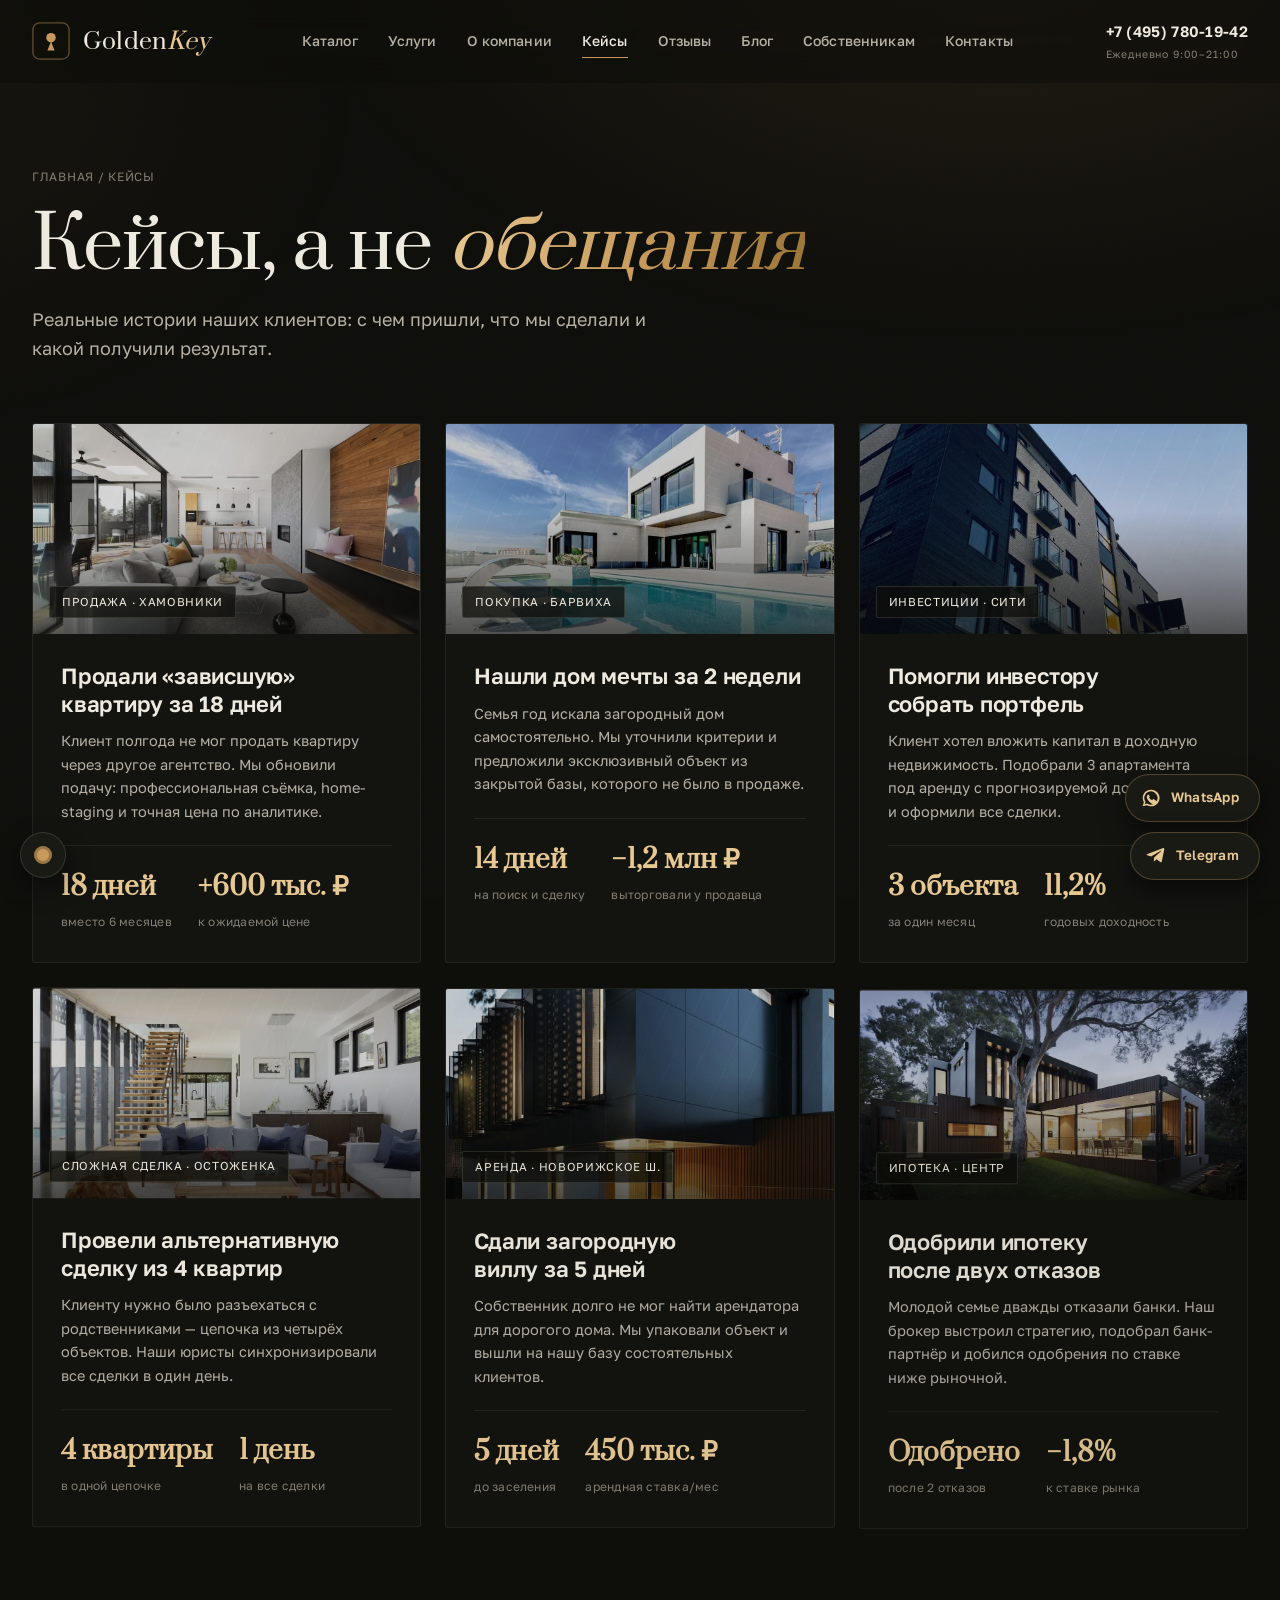
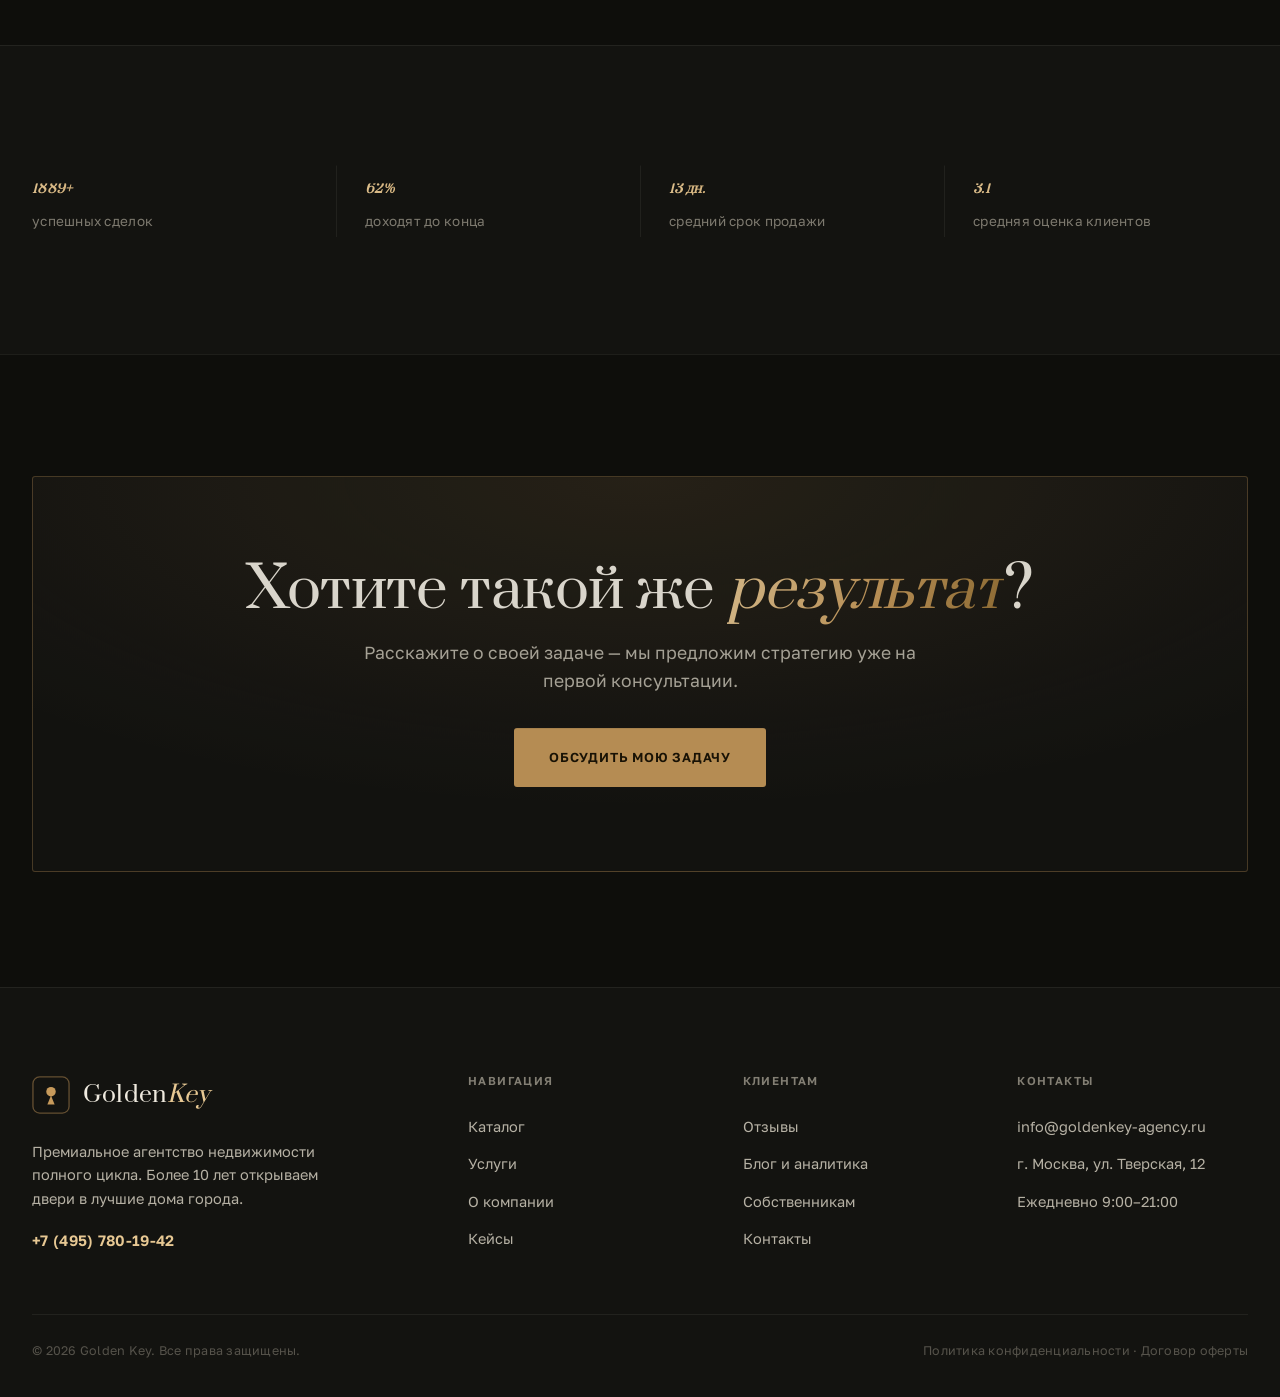
<file: cases.html>
<!DOCTYPE html>
<html lang="ru">
<head>
  <meta charset="UTF-8">
  <meta name="viewport" content="width=device-width, initial-scale=1.0">
  <meta http-equiv="Content-Security-Policy" content="default-src 'self'; script-src 'self'; style-src 'self' 'unsafe-inline'; img-src 'self' data:; font-src 'self'; connect-src 'self'; object-src 'none'; base-uri 'self'; form-action 'self'">
  <meta name="referrer" content="strict-origin-when-cross-origin">
  <title>Кейсы — Golden Key</title>
  <meta name="description" content="Кейсы Golden Key: реальные истории сделок с цифрами — продажа за 18 дней, торг в пользу клиента, сложные альтернативные цепочки. Смотрите, как мы работаем.">
  <link rel="canonical" href="https://vitaly-sokol911.github.io/agenstvo/cases.html">
  <meta name="robots" content="noindex, nofollow">
  <meta name="theme-color" content="#0e0e0b">
  <link rel="icon" href="data:image/svg+xml,%3Csvg xmlns='http://www.w3.org/2000/svg' viewBox='0 0 40 40'%3E%3Crect width='40' height='40' rx='8' fill='%230e0e0b'/%3E%3Ccircle cx='20' cy='16.5' r='5' fill='%23c79a5b'/%3E%3Cpath d='M20 20.5 L16.2 30 H23.8 Z' fill='%23c79a5b'/%3E%3C/svg%3E">
  <meta property="og:type" content="website">
  <meta property="og:site_name" content="Golden Key">
  <meta property="og:locale" content="ru_RU">
  <meta property="og:url" content="https://vitaly-sokol911.github.io/agenstvo/cases.html">
  <meta property="og:title" content="Кейсы — Golden Key">
  <meta property="og:description" content="Кейсы Golden Key: реальные истории сделок с цифрами — продажа за 18 дней, торг в пользу клиента, сложные альтернативные цепочки. Смотрите, как мы работаем.">
  <meta property="og:image" content="https://vitaly-sokol911.github.io/agenstvo/assets/img/p1.jpg">
  <meta name="twitter:card" content="summary_large_image">
  <meta name="twitter:title" content="Кейсы — Golden Key">
  <meta name="twitter:description" content="Кейсы Golden Key: реальные истории сделок с цифрами — продажа за 18 дней, торг в пользу клиента, сложные альтернативные цепочки. Смотрите, как мы работаем.">
  <meta name="twitter:image" content="https://vitaly-sokol911.github.io/agenstvo/assets/img/p1.jpg">
  <link rel="stylesheet" href="assets/css/style.css?v=20260923b">
</head>
<body>

  <header class="site-header">
    <div class="container nav">
      <a href="index.html" class="logo" aria-label="Golden Key — на главную"><span class="logo-mark" aria-hidden="true"><svg viewBox="0 0 40 40" fill="none" xmlns="http://www.w3.org/2000/svg"><rect x="1" y="1" width="38" height="38" rx="7" stroke="currentColor" stroke-opacity=".45" stroke-width="1.4"/><circle cx="20" cy="16.5" r="5" fill="currentColor"/><path d="M20 20.5 L16.2 30 H23.8 Z" fill="currentColor"/></svg></span><span class="logo-word">Golden<em>Key</em></span></a>
      <nav class="nav-menu">
        <a href="catalog.html">Каталог</a>
        <a href="services.html">Услуги</a>
        <a href="about.html">О компании</a>
        <a href="cases.html" class="active">Кейсы</a>
        <a href="reviews.html">Отзывы</a>
        <a href="blog.html">Блог</a>
        <a href="owners.html">Собственникам</a>
        <a href="contacts.html">Контакты</a>
      </nav>
      <div class="nav-cta">
        <a href="tel:+74957801942" class="nav-phone">+7 (495) 780-19-42<small>Ежедневно 9:00–21:00</small></a>
        <button class="burger" aria-label="Меню"><span></span><span></span><span></span></button>
      </div>
    </div>
  </header>

  <section class="page-hero">
    <div class="container">
      <div class="breadcrumb reveal"><a href="index.html">Главная</a> / Кейсы</div>
      <h1 class="reveal d1">Кейсы, а не <span class="gold-text">обещания</span></h1>
      <p class="reveal d2">Реальные истории наших клиентов: с чем пришли, что мы сделали и какой получили результат.</p>
    </div>
  </section>

  <section class="section" style="padding-top:30px">
    <div class="container">
      <div class="grid-3">
        <article class="case-card reveal">
          <div class="case-photo"><span class="chip">Продажа · Хамовники</span><div class="ph ph-1"></div></div>
          <div class="case-body">
            <h3>Продали «зависшую» квартиру за 18 дней</h3>
            <p>Клиент полгода не мог продать квартиру через другое агентство. Мы обновили подачу: профессиональная съёмка, home-staging и точная цена по аналитике.</p>
            <div class="case-result"><div><b>18 дней</b><span>вместо 6 месяцев</span></div><div><b>+600 тыс. ₽</b><span>к ожидаемой цене</span></div></div>
          </div>
        </article>
        <article class="case-card reveal d1">
          <div class="case-photo"><span class="chip">Покупка · Барвиха</span><div class="ph ph-2"></div></div>
          <div class="case-body">
            <h3>Нашли дом мечты за 2 недели</h3>
            <p>Семья год искала загородный дом самостоятельно. Мы уточнили критерии и предложили эксклюзивный объект из закрытой базы, которого не было в продаже.</p>
            <div class="case-result"><div><b>14 дней</b><span>на поиск и сделку</span></div><div><b>−1,2 млн ₽</b><span>выторговали у продавца</span></div></div>
          </div>
        </article>
        <article class="case-card reveal d2">
          <div class="case-photo"><span class="chip">Инвестиции · Сити</span><div class="ph ph-3"></div></div>
          <div class="case-body">
            <h3>Помогли инвестору собрать портфель</h3>
            <p>Клиент хотел вложить капитал в доходную недвижимость. Подобрали 3 апартамента под аренду с прогнозируемой доходностью и оформили все сделки.</p>
            <div class="case-result"><div><b>3 объекта</b><span>за один месяц</span></div><div><b>11,2%</b><span>годовых доходность</span></div></div>
          </div>
        </article>
        <article class="case-card reveal">
          <div class="case-photo"><span class="chip">Сложная сделка · Остоженка</span><div class="ph ph-4"></div></div>
          <div class="case-body">
            <h3>Провели альтернативную сделку из 4 квартир</h3>
            <p>Клиенту нужно было разъехаться с родственниками — цепочка из четырёх объектов. Наши юристы синхронизировали все сделки в один день.</p>
            <div class="case-result"><div><b>4 квартиры</b><span>в одной цепочке</span></div><div><b>1 день</b><span>на все сделки</span></div></div>
          </div>
        </article>
        <article class="case-card reveal d1">
          <div class="case-photo"><span class="chip">Аренда · Новорижское ш.</span><div class="ph ph-5"></div></div>
          <div class="case-body">
            <h3>Сдали загородную виллу за 5 дней</h3>
            <p>Собственник долго не мог найти арендатора для дорогого дома. Мы упаковали объект и вышли на нашу базу состоятельных клиентов.</p>
            <div class="case-result"><div><b>5 дней</b><span>до заселения</span></div><div><b>450 тыс. ₽</b><span>арендная ставка/мес</span></div></div>
          </div>
        </article>
        <article class="case-card reveal d2">
          <div class="case-photo"><span class="chip">Ипотека · Центр</span><div class="ph ph-6"></div></div>
          <div class="case-body">
            <h3>Одобрили ипотеку после двух отказов</h3>
            <p>Молодой семье дважды отказали банки. Наш брокер выстроил стратегию, подобрал банк-партнёр и добился одобрения по ставке ниже рыночной.</p>
            <div class="case-result"><div><b>Одобрено</b><span>после 2 отказов</span></div><div><b>−1,8%</b><span>к ставке рынка</span></div></div>
          </div>
        </article>
      </div>
    </div>
  </section>

  <section class="section" style="background:var(--ink-1)">
    <div class="container">
      <div class="stat-band reveal">
        <div class="cell"><b class="gold-text"><span data-count="3000" data-suffix="+">0</span></b><span>успешных сделок</span></div>
        <div class="cell"><b class="gold-text"><span data-count="98" data-suffix="%">0</span></b><span>доходят до конца</span></div>
        <div class="cell"><b class="gold-text"><span data-count="21" data-suffix=" дн.">0</span></b><span>средний срок продажи</span></div>
        <div class="cell"><b class="gold-text"><span data-count="4.9">0</span></b><span>средняя оценка клиентов</span></div>
      </div>
    </div>
  </section>

  <section class="section">
    <div class="container"><div class="cta-band reveal">
      <h2>Хотите такой же <span class="gold-text">результат</span>?</h2>
      <p>Расскажите о своей задаче — мы предложим стратегию уже на первой консультации.</p>
      <a href="contacts.html" class="btn btn-gold btn-lg">Обсудить мою задачу</a>
    </div></div>
  </section>

  <footer class="site-footer">
    <div class="container">
      <div class="footer-grid">
        <div class="footer-about">
          <a href="index.html" class="logo" aria-label="Golden Key — на главную"><span class="logo-mark" aria-hidden="true"><svg viewBox="0 0 40 40" fill="none" xmlns="http://www.w3.org/2000/svg"><rect x="1" y="1" width="38" height="38" rx="7" stroke="currentColor" stroke-opacity=".45" stroke-width="1.4"/><circle cx="20" cy="16.5" r="5" fill="currentColor"/><path d="M20 20.5 L16.2 30 H23.8 Z" fill="currentColor"/></svg></span><span class="logo-word">Golden<em>Key</em></span></a>
          <p>Премиальное агентство недвижимости полного цикла. Более 10 лет открываем двери в лучшие дома города.</p>
          <a href="tel:+74957801942" class="nav-phone" style="color:var(--brass-hi)">+7 (495) 780-19-42</a>
        </div>
        <div class="footer-col"><h4>Навигация</h4><a href="catalog.html">Каталог</a><a href="services.html">Услуги</a><a href="about.html">О компании</a><a href="cases.html">Кейсы</a></div>
        <div class="footer-col"><h4>Клиентам</h4><a href="reviews.html">Отзывы</a><a href="blog.html">Блог и аналитика</a><a href="owners.html">Собственникам</a><a href="contacts.html">Контакты</a></div>
        <div class="footer-col"><h4>Контакты</h4><a href="mailto:info@goldenkey-agency.ru">info@goldenkey-agency.ru</a><a href="contacts.html">г. Москва, ул. Тверская, 12</a><span class="footer-plain">Ежедневно 9:00–21:00</span></div>
      </div>
      <div class="footer-bottom"><span>© <span data-year>2026</span> Golden Key. Все права защищены.</span><span>Политика конфиденциальности · Договор оферты</span></div>
    </div>
  </footer>

  <div class="msg-dock">
    <a class="msg-btn msg-wa" data-label="WhatsApp" href="https://wa.me/74957801942" target="_blank" rel="noopener noreferrer" aria-label="Написать в WhatsApp">
      <svg viewBox="0 0 24 24" width="20" height="20" fill="currentColor" aria-hidden="true"><path d="M12 2a10 10 0 00-8.6 15L2 22l5.2-1.4A10 10 0 1012 2zm0 18a8 8 0 01-4.1-1.1l-.3-.2-3 .8.8-2.9-.2-.3A8 8 0 1112 20zm4.4-5.9c-.2-.1-1.4-.7-1.6-.8-.2-.1-.4-.1-.5.1l-.7.9c-.1.2-.3.2-.5.1a6.5 6.5 0 01-3.2-2.8c-.1-.2 0-.4.1-.5l.4-.5c.1-.2.1-.3 0-.5l-.7-1.7c-.2-.4-.4-.4-.5-.4h-.5c-.2 0-.5.1-.7.3-.700.7-1 1.7-1 2.8.1 1.6 1.2 3.1 1.4 3.3.2.2 2.3 3.5 5.5 4.7 2.7 1 3.3.8 3.9.8.6-.1 1.9-.8 2.2-1.5.3-.8.3-1.4.2-1.5-.1-.2-.3-.2-.5-.3z"/></svg>
    </a>
    <a class="msg-btn msg-tg" data-label="Telegram" href="https://t.me/goldenkey" target="_blank" rel="noopener noreferrer" aria-label="Написать в Telegram">
      <svg viewBox="0 0 24 24" width="20" height="20" fill="currentColor" aria-hidden="true"><path d="M21.9 4.3l-3 14.2c-.2 1-.8 1.3-1.7.8l-4.6-3.4-2.2 2.1c-.2.2-.5.5-1 .5l.3-4.7 8.6-7.8c.4-.3-.1-.5-.6-.2L6.1 12.6 1.5 11.2c-1-.3-1-1 .2-1.5l19-7.3c.8-.3 1.5.2 1.2 1.9z"/></svg>
    </a>
  </div>

  <script src="assets/js/main.js?v=20261026a"></script>
</body>
</html>
</file>
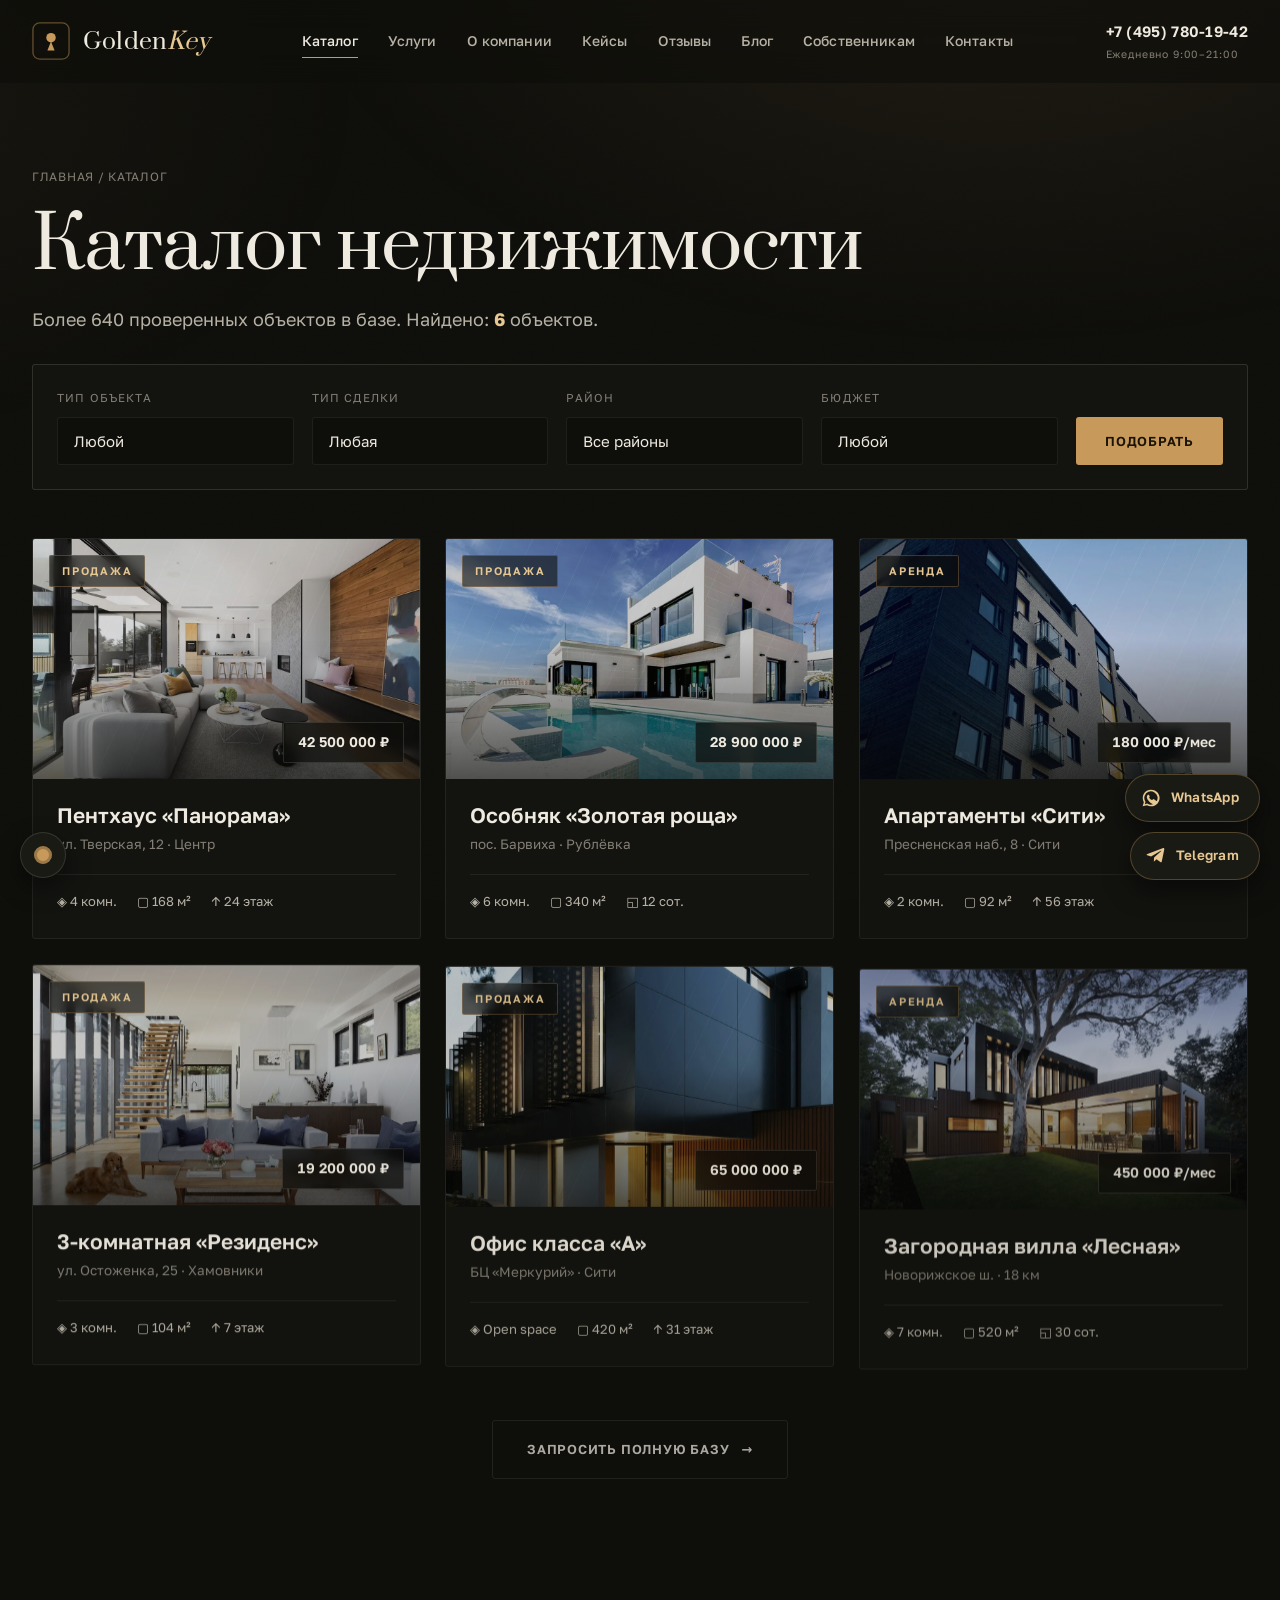
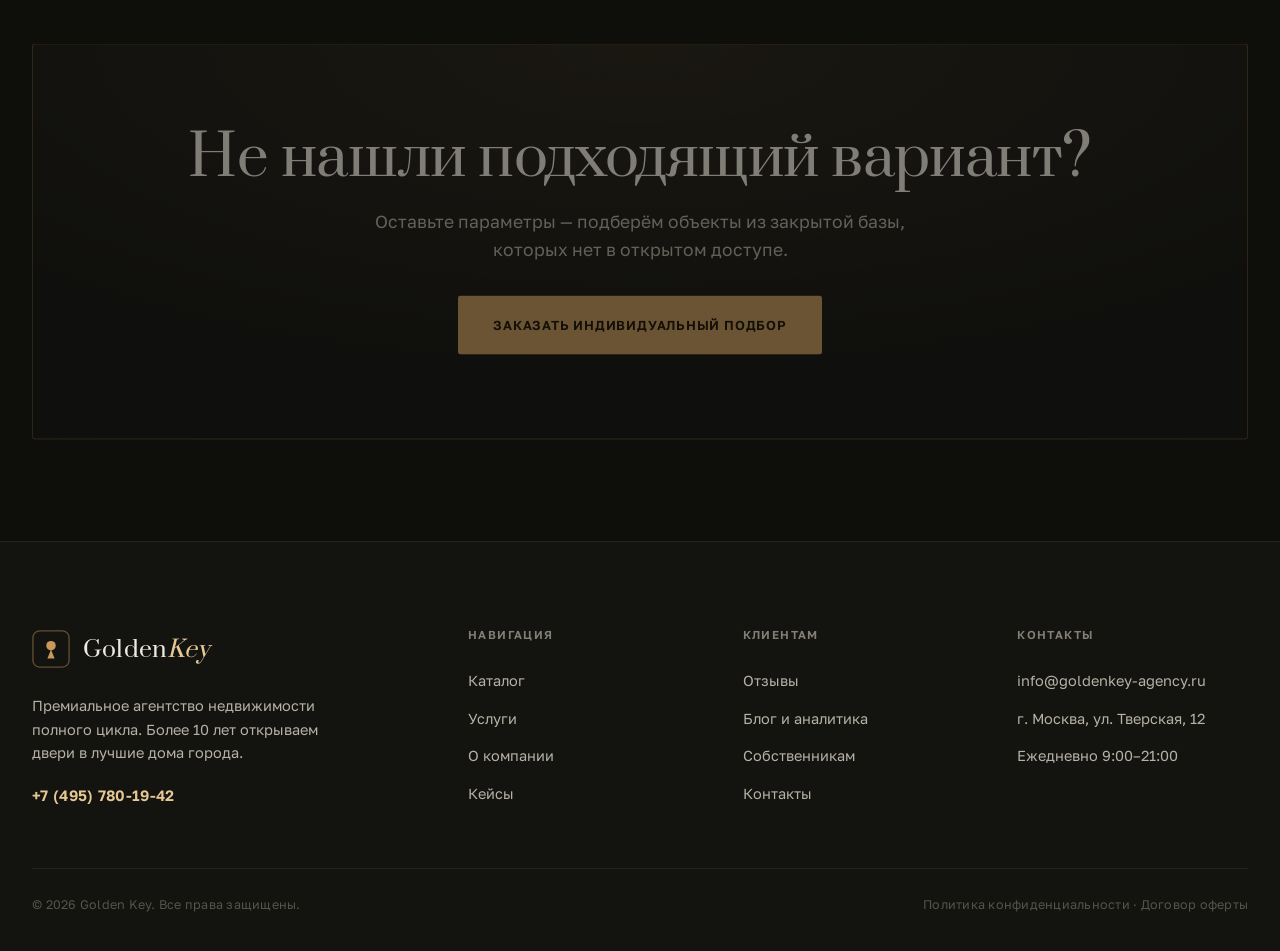
<file: catalog.html>
<!DOCTYPE html>
<html lang="ru">
<head>
  <meta charset="UTF-8">
  <meta name="viewport" content="width=device-width, initial-scale=1.0">
  <meta http-equiv="Content-Security-Policy" content="default-src 'self'; script-src 'self'; style-src 'self' 'unsafe-inline'; img-src 'self' data:; font-src 'self'; connect-src 'self'; object-src 'none'; base-uri 'self'; form-action 'self'">
  <meta name="referrer" content="strict-origin-when-cross-origin">
  <title>Каталог недвижимости — Golden Key</title>
  <meta name="description" content="Каталог недвижимости Golden Key: квартиры, дома и коммерческие объекты в Москве и области. Фильтр по типу, району и бюджету. Все объекты проверены юристами.">
  <link rel="canonical" href="https://vitaly-sokol911.github.io/agenstvo/catalog.html">
  <meta name="robots" content="noindex, nofollow">
  <meta name="theme-color" content="#0e0e0b">
  <link rel="icon" href="data:image/svg+xml,%3Csvg xmlns='http://www.w3.org/2000/svg' viewBox='0 0 40 40'%3E%3Crect width='40' height='40' rx='8' fill='%230e0e0b'/%3E%3Ccircle cx='20' cy='16.5' r='5' fill='%23c79a5b'/%3E%3Cpath d='M20 20.5 L16.2 30 H23.8 Z' fill='%23c79a5b'/%3E%3C/svg%3E">
  <meta property="og:type" content="website">
  <meta property="og:site_name" content="Golden Key">
  <meta property="og:locale" content="ru_RU">
  <meta property="og:url" content="https://vitaly-sokol911.github.io/agenstvo/catalog.html">
  <meta property="og:title" content="Каталог недвижимости — Golden Key">
  <meta property="og:description" content="Каталог недвижимости Golden Key: квартиры, дома и коммерческие объекты в Москве и области. Фильтр по типу, району и бюджету. Все объекты проверены юристами.">
  <meta property="og:image" content="https://vitaly-sokol911.github.io/agenstvo/assets/img/p1.jpg">
  <meta name="twitter:card" content="summary_large_image">
  <meta name="twitter:title" content="Каталог недвижимости — Golden Key">
  <meta name="twitter:description" content="Каталог недвижимости Golden Key: квартиры, дома и коммерческие объекты в Москве и области. Фильтр по типу, району и бюджету. Все объекты проверены юристами.">
  <meta name="twitter:image" content="https://vitaly-sokol911.github.io/agenstvo/assets/img/p1.jpg">
  <link rel="stylesheet" href="assets/css/style.css?v=20260923b">
</head>
<body>

  <header class="site-header">
    <div class="container nav">
      <a href="index.html" class="logo" aria-label="Golden Key — на главную"><span class="logo-mark" aria-hidden="true"><svg viewBox="0 0 40 40" fill="none" xmlns="http://www.w3.org/2000/svg"><rect x="1" y="1" width="38" height="38" rx="7" stroke="currentColor" stroke-opacity=".45" stroke-width="1.4"/><circle cx="20" cy="16.5" r="5" fill="currentColor"/><path d="M20 20.5 L16.2 30 H23.8 Z" fill="currentColor"/></svg></span><span class="logo-word">Golden<em>Key</em></span></a>
      <nav class="nav-menu">
        <a href="catalog.html" class="active">Каталог</a>
        <a href="services.html">Услуги</a>
        <a href="about.html">О компании</a>
        <a href="cases.html">Кейсы</a>
        <a href="reviews.html">Отзывы</a>
        <a href="blog.html">Блог</a>
        <a href="owners.html">Собственникам</a>
        <a href="contacts.html">Контакты</a>
      </nav>
      <div class="nav-cta">
        <a href="tel:+74957801942" class="nav-phone">+7 (495) 780-19-42<small>Ежедневно 9:00–21:00</small></a>
        <button class="burger" aria-label="Меню"><span></span><span></span><span></span></button>
      </div>
    </div>
  </header>

  <section class="page-hero">
    <div class="container">
      <div class="breadcrumb reveal"><a href="index.html">Главная</a> / Каталог</div>
      <h1 class="reveal d1">Каталог недвижимости</h1>
      <p class="reveal d2">Более 640 проверенных объектов в базе. Найдено: <b class="gold" data-count-result>6</b> объектов.</p>
    </div>
  </section>

  <section style="padding-bottom:40px">
    <div class="container">
      <form class="filter-bar reveal" data-filter>
        <div class="field" style="margin:0"><label>Тип объекта</label>
          <select name="type"><option value="">Любой</option><option value="flat">Квартира</option><option value="house">Дом</option><option value="commercial">Коммерческая</option></select>
        </div>
        <div class="field" style="margin:0"><label>Тип сделки</label>
          <select name="deal"><option value="">Любая</option><option value="sale">Покупка</option><option value="rent">Аренда</option></select>
        </div>
        <div class="field" style="margin:0"><label>Район</label>
          <select name="area"><option value="">Все районы</option><option>Центр</option><option>Рублёвка</option><option>Москва-Сити</option><option>Хамовники</option></select>
        </div>
        <div class="field" style="margin:0"><label>Бюджет</label>
          <select name="price"><option value="">Любой</option><option>до 15 млн ₽</option><option>15–40 млн ₽</option><option>от 40 млн ₽</option></select>
        </div>
        <button type="submit" class="btn btn-gold">Подобрать</button>
      </form>

      <div class="grid-3">
        <a href="property.html" class="prop-card tilt reveal" data-prop data-type="flat" data-deal="sale">
          <div class="prop-photo"><span class="tag">Продажа</span><span class="price">42 500 000 ₽</span><div class="ph ph-1"></div></div>
          <div class="prop-body"><h3>Пентхаус «Панорама»</h3><div class="addr">ул. Тверская, 12 · Центр</div><div class="prop-specs"><span>◈ 4 комн.</span><span>▢ 168 м²</span><span>↑ 24 этаж</span></div></div>
        </a>
        <a href="property.html" class="prop-card tilt reveal d1" data-prop data-type="house" data-deal="sale">
          <div class="prop-photo"><span class="tag">Продажа</span><span class="price">28 900 000 ₽</span><div class="ph ph-2"></div></div>
          <div class="prop-body"><h3>Особняк «Золотая роща»</h3><div class="addr">пос. Барвиха · Рублёвка</div><div class="prop-specs"><span>◈ 6 комн.</span><span>▢ 340 м²</span><span>◱ 12 сот.</span></div></div>
        </a>
        <a href="property.html" class="prop-card tilt reveal d2" data-prop data-type="flat" data-deal="rent">
          <div class="prop-photo"><span class="tag">Аренда</span><span class="price">180 000 ₽/мес</span><div class="ph ph-3"></div></div>
          <div class="prop-body"><h3>Апартаменты «Сити»</h3><div class="addr">Пресненская наб., 8 · Сити</div><div class="prop-specs"><span>◈ 2 комн.</span><span>▢ 92 м²</span><span>↑ 56 этаж</span></div></div>
        </a>
        <a href="property.html" class="prop-card tilt reveal" data-prop data-type="flat" data-deal="sale">
          <div class="prop-photo"><span class="tag">Продажа</span><span class="price">19 200 000 ₽</span><div class="ph ph-4"></div></div>
          <div class="prop-body"><h3>3-комнатная «Резиденс»</h3><div class="addr">ул. Остоженка, 25 · Хамовники</div><div class="prop-specs"><span>◈ 3 комн.</span><span>▢ 104 м²</span><span>↑ 7 этаж</span></div></div>
        </a>
        <a href="property.html" class="prop-card tilt reveal d1" data-prop data-type="commercial" data-deal="sale">
          <div class="prop-photo"><span class="tag">Продажа</span><span class="price">65 000 000 ₽</span><div class="ph ph-5"></div></div>
          <div class="prop-body"><h3>Офис класса «А»</h3><div class="addr">БЦ «Меркурий» · Сити</div><div class="prop-specs"><span>◈ Open space</span><span>▢ 420 м²</span><span>↑ 31 этаж</span></div></div>
        </a>
        <a href="property.html" class="prop-card tilt reveal d2" data-prop data-type="house" data-deal="rent">
          <div class="prop-photo"><span class="tag">Аренда</span><span class="price">450 000 ₽/мес</span><div class="ph ph-6"></div></div>
          <div class="prop-body"><h3>Загородная вилла «Лесная»</h3><div class="addr">Новорижское ш. · 18 км</div><div class="prop-specs"><span>◈ 7 комн.</span><span>▢ 520 м²</span><span>◱ 30 сот.</span></div></div>
        </a>
      </div>

      <div style="text-align:center;margin-top:46px" class="reveal">
        <a href="contacts.html" class="btn btn-ghost btn-lg">Запросить полную базу <span class="arw">→</span></a>
      </div>
    </div>
  </section>

  <section class="section">
    <div class="container"><div class="cta-band reveal">
      <h2>Не нашли подходящий вариант?</h2>
      <p>Оставьте параметры — подберём объекты из закрытой базы, которых нет в открытом доступе.</p>
      <a href="contacts.html" class="btn btn-gold btn-lg">Заказать индивидуальный подбор</a>
    </div></div>
  </section>

  <footer class="site-footer">
    <div class="container">
      <div class="footer-grid">
        <div class="footer-about">
          <a href="index.html" class="logo" aria-label="Golden Key — на главную"><span class="logo-mark" aria-hidden="true"><svg viewBox="0 0 40 40" fill="none" xmlns="http://www.w3.org/2000/svg"><rect x="1" y="1" width="38" height="38" rx="7" stroke="currentColor" stroke-opacity=".45" stroke-width="1.4"/><circle cx="20" cy="16.5" r="5" fill="currentColor"/><path d="M20 20.5 L16.2 30 H23.8 Z" fill="currentColor"/></svg></span><span class="logo-word">Golden<em>Key</em></span></a>
          <p>Премиальное агентство недвижимости полного цикла. Более 10 лет открываем двери в лучшие дома города.</p>
          <a href="tel:+74957801942" class="nav-phone" style="color:var(--brass-hi)">+7 (495) 780-19-42</a>
        </div>
        <div class="footer-col"><h4>Навигация</h4><a href="catalog.html">Каталог</a><a href="services.html">Услуги</a><a href="about.html">О компании</a><a href="cases.html">Кейсы</a></div>
        <div class="footer-col"><h4>Клиентам</h4><a href="reviews.html">Отзывы</a><a href="blog.html">Блог и аналитика</a><a href="owners.html">Собственникам</a><a href="contacts.html">Контакты</a></div>
        <div class="footer-col"><h4>Контакты</h4><a href="mailto:info@goldenkey-agency.ru">info@goldenkey-agency.ru</a><a href="contacts.html">г. Москва, ул. Тверская, 12</a><span class="footer-plain">Ежедневно 9:00–21:00</span></div>
      </div>
      <div class="footer-bottom"><span>© <span data-year>2026</span> Golden Key. Все права защищены.</span><span>Политика конфиденциальности · Договор оферты</span></div>
    </div>
  </footer>

  <div class="msg-dock">
    <a class="msg-btn msg-wa" data-label="WhatsApp" href="https://wa.me/74957801942" target="_blank" rel="noopener noreferrer" aria-label="Написать в WhatsApp">
      <svg viewBox="0 0 24 24" width="20" height="20" fill="currentColor" aria-hidden="true"><path d="M12 2a10 10 0 00-8.6 15L2 22l5.2-1.4A10 10 0 1012 2zm0 18a8 8 0 01-4.1-1.1l-.3-.2-3 .8.8-2.9-.2-.3A8 8 0 1112 20zm4.4-5.9c-.2-.1-1.4-.7-1.6-.8-.2-.1-.4-.1-.5.1l-.7.9c-.1.2-.3.2-.5.1a6.5 6.5 0 01-3.2-2.8c-.1-.2 0-.4.1-.5l.4-.5c.1-.2.1-.3 0-.5l-.7-1.7c-.2-.4-.4-.4-.5-.4h-.5c-.2 0-.5.1-.7.3-.700.7-1 1.7-1 2.8.1 1.6 1.2 3.1 1.4 3.3.2.2 2.3 3.5 5.5 4.7 2.7 1 3.3.8 3.9.8.6-.1 1.9-.8 2.2-1.5.3-.8.3-1.4.2-1.5-.1-.2-.3-.2-.5-.3z"/></svg>
    </a>
    <a class="msg-btn msg-tg" data-label="Telegram" href="https://t.me/goldenkey" target="_blank" rel="noopener noreferrer" aria-label="Написать в Telegram">
      <svg viewBox="0 0 24 24" width="20" height="20" fill="currentColor" aria-hidden="true"><path d="M21.9 4.3l-3 14.2c-.2 1-.8 1.3-1.7.8l-4.6-3.4-2.2 2.1c-.2.2-.5.5-1 .5l.3-4.7 8.6-7.8c.4-.3-.1-.5-.6-.2L6.1 12.6 1.5 11.2c-1-.3-1-1 .2-1.5l19-7.3c.8-.3 1.5.2 1.2 1.9z"/></svg>
    </a>
  </div>

  <script src="assets/js/main.js?v=20261026a"></script>
</body>
</html>
</file>
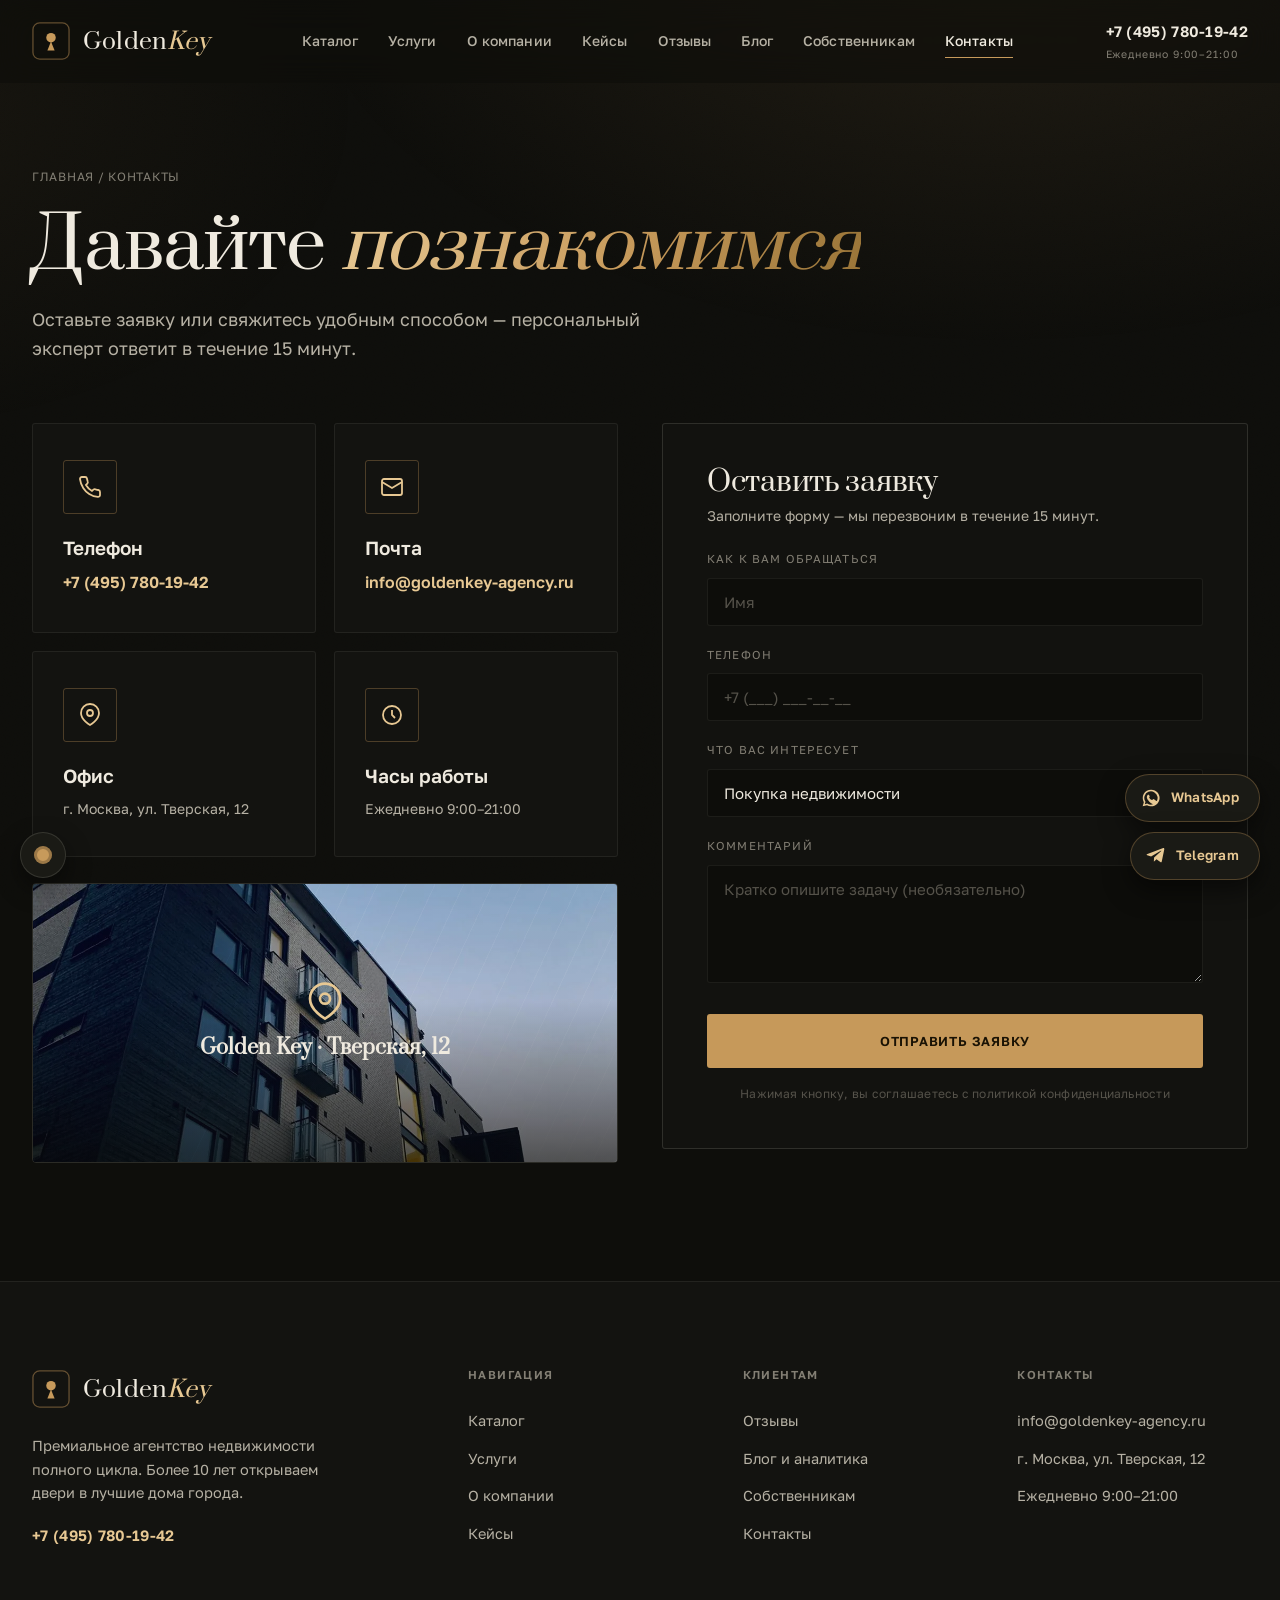
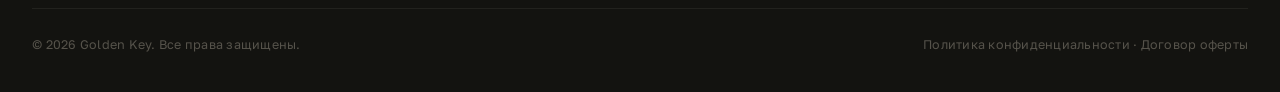
<file: contacts.html>
<!DOCTYPE html>
<html lang="ru">
<head>
  <meta charset="UTF-8">
  <meta name="viewport" content="width=device-width, initial-scale=1.0">
  <meta http-equiv="Content-Security-Policy" content="default-src 'self'; script-src 'self'; style-src 'self' 'unsafe-inline'; img-src 'self' data:; font-src 'self'; connect-src 'self'; object-src 'none'; base-uri 'self'; form-action 'self'">
  <meta name="referrer" content="strict-origin-when-cross-origin">
  <title>Контакты — Golden Key</title>
  <meta name="description" content="Контакты агентства недвижимости Golden Key: Москва, ул. Тверская, 12. Телефон, почта, мессенджеры. Оставьте заявку — эксперт ответит за 15 минут.">
  <link rel="canonical" href="https://vitaly-sokol911.github.io/agenstvo/contacts.html">
  <meta name="robots" content="noindex, nofollow">
  <meta name="theme-color" content="#0e0e0b">
  <link rel="icon" href="data:image/svg+xml,%3Csvg xmlns='http://www.w3.org/2000/svg' viewBox='0 0 40 40'%3E%3Crect width='40' height='40' rx='8' fill='%230e0e0b'/%3E%3Ccircle cx='20' cy='16.5' r='5' fill='%23c79a5b'/%3E%3Cpath d='M20 20.5 L16.2 30 H23.8 Z' fill='%23c79a5b'/%3E%3C/svg%3E">
  <meta property="og:type" content="website">
  <meta property="og:site_name" content="Golden Key">
  <meta property="og:locale" content="ru_RU">
  <meta property="og:url" content="https://vitaly-sokol911.github.io/agenstvo/contacts.html">
  <meta property="og:title" content="Контакты — Golden Key">
  <meta property="og:description" content="Контакты агентства недвижимости Golden Key: Москва, ул. Тверская, 12. Телефон, почта, мессенджеры. Оставьте заявку — эксперт ответит за 15 минут.">
  <meta property="og:image" content="https://vitaly-sokol911.github.io/agenstvo/assets/img/p1.jpg">
  <meta name="twitter:card" content="summary_large_image">
  <meta name="twitter:title" content="Контакты — Golden Key">
  <meta name="twitter:description" content="Контакты агентства недвижимости Golden Key: Москва, ул. Тверская, 12. Телефон, почта, мессенджеры. Оставьте заявку — эксперт ответит за 15 минут.">
  <meta name="twitter:image" content="https://vitaly-sokol911.github.io/agenstvo/assets/img/p1.jpg">
  <link rel="stylesheet" href="assets/css/style.css?v=20260923b">
</head>
<body>

  <header class="site-header">
    <div class="container nav">
      <a href="index.html" class="logo" aria-label="Golden Key — на главную"><span class="logo-mark" aria-hidden="true"><svg viewBox="0 0 40 40" fill="none" xmlns="http://www.w3.org/2000/svg"><rect x="1" y="1" width="38" height="38" rx="7" stroke="currentColor" stroke-opacity=".45" stroke-width="1.4"/><circle cx="20" cy="16.5" r="5" fill="currentColor"/><path d="M20 20.5 L16.2 30 H23.8 Z" fill="currentColor"/></svg></span><span class="logo-word">Golden<em>Key</em></span></a>
      <nav class="nav-menu">
        <a href="catalog.html">Каталог</a>
        <a href="services.html">Услуги</a>
        <a href="about.html">О компании</a>
        <a href="cases.html">Кейсы</a>
        <a href="reviews.html">Отзывы</a>
        <a href="blog.html">Блог</a>
        <a href="owners.html">Собственникам</a>
        <a href="contacts.html" class="active">Контакты</a>
      </nav>
      <div class="nav-cta">
        <a href="tel:+74957801942" class="nav-phone">+7 (495) 780-19-42<small>Ежедневно 9:00–21:00</small></a>
        <button class="burger" aria-label="Меню"><span></span><span></span><span></span></button>
      </div>
    </div>
  </header>

  <section class="page-hero">
    <div class="container">
      <div class="breadcrumb reveal"><a href="index.html">Главная</a> / Контакты</div>
      <h1 class="reveal d1">Давайте <span class="gold-text">познакомимся</span></h1>
      <p class="reveal d2">Оставьте заявку или свяжитесь удобным способом — персональный эксперт ответит в течение 15 минут.</p>
    </div>
  </section>

  <section class="section" style="padding-top:30px">
    <div class="container">
      <div class="grid-2" style="gap:44px;align-items:start">
        <div class="reveal">
          <div class="grid-2" style="gap:18px;margin-bottom:26px">
            <div class="feature"><div class="ic"><svg width="24" height="24" viewBox="0 0 24 24" fill="none" stroke="currentColor" stroke-width="1.8"><path d="M22 16.9v3a2 2 0 01-2.2 2 19.8 19.8 0 01-8.6-3 19.5 19.5 0 01-6-6A19.8 19.8 0 012 4.2 2 2 0 014 2h3a2 2 0 012 1.7c.1 1 .4 1.9.7 2.8a2 2 0 01-.4 2.1L8 10a16 16 0 006 6l1.4-1.3a2 2 0 012.1-.4c.9.3 1.8.6 2.8.7a2 2 0 011.7 2z"/></svg></div><h3 style="font-size:19px">Телефон</h3><a href="tel:+74957801942" style="color:var(--brass-hi);font-weight:600">+7 (495) 780-19-42</a></div>
            <div class="feature"><div class="ic"><svg width="24" height="24" viewBox="0 0 24 24" fill="none" stroke="currentColor" stroke-width="1.8"><rect x="2" y="4" width="20" height="16" rx="2"/><path d="M22 7l-10 6L2 7"/></svg></div><h3 style="font-size:19px">Почта</h3><a href="mailto:info@goldenkey-agency.ru" style="color:var(--brass-hi);font-weight:600">info@goldenkey-agency.ru</a></div>
            <div class="feature"><div class="ic"><svg width="24" height="24" viewBox="0 0 24 24" fill="none" stroke="currentColor" stroke-width="1.8"><path d="M21 10c0 7-9 12-9 12s-9-5-9-12a9 9 0 0118 0z"/><circle cx="12" cy="10" r="3"/></svg></div><h3 style="font-size:19px">Офис</h3><p style="color:var(--bone-dim);font-size:14px">г. Москва, ул. Тверская, 12</p></div>
            <div class="feature"><div class="ic"><svg width="24" height="24" viewBox="0 0 24 24" fill="none" stroke="currentColor" stroke-width="1.8"><circle cx="12" cy="12" r="9"/><path d="M12 7v5l3 3"/></svg></div><h3 style="font-size:19px">Часы работы</h3><p style="color:var(--bone-dim);font-size:14px">Ежедневно 9:00–21:00</p></div>
          </div>
          <!-- Map placeholder -->
          <div style="height:280px;border-radius:4px;overflow:hidden;position:relative;border:1px solid var(--line)">
            <div class="ph ph-3"></div>
            <div style="position:absolute;inset:0;display:flex;align-items:center;justify-content:center;flex-direction:column;gap:10px;color:var(--text)">
              <svg width="40" height="40" viewBox="0 0 24 24" fill="none" stroke="var(--brass-hi)" stroke-width="1.6"><path d="M21 10c0 7-9 12-9 12s-9-5-9-12a9 9 0 0118 0z"/><circle cx="12" cy="10" r="3"/></svg>
              <b style="font-family:var(--font-display);font-size:20px">Golden Key · Тверская, 12</b>
            </div>
          </div>
        </div>

        <div class="form-card reveal d1">
          <h2 style="font-size:28px;margin-bottom:8px">Оставить заявку</h2>
          <p style="color:var(--bone-dim);font-size:14px;margin-bottom:22px">Заполните форму — мы перезвоним в течение 15 минут.</p>
          <form data-fake novalidate autocomplete="on">
              <div class="field">
                <label for="ct-name">Как к вам обращаться</label>
                <input id="ct-name" name="name" type="text" required maxlength="80" autocomplete="name" placeholder="Имя">
              </div>
              <div class="field">
                <label for="ct-phone">Телефон</label>
                <input id="ct-phone" name="phone" type="tel" required maxlength="24" autocomplete="tel" inputmode="tel" placeholder="+7 (___) ___-__-__">
              </div>
              <div class="field">
                <label for="ct-goal">Что вас интересует</label>
                <select id="ct-goal" name="goal">
                  <option>Покупка недвижимости</option>
                  <option>Продажа недвижимости</option>
                  <option>Аренда</option>
                  <option>Юридическое сопровождение</option>
                  <option>Оценка объекта</option>
                  <option>Ипотека</option>
                  <option>Другое</option>
                </select>
              </div>
              <div class="field">
                <label for="ct-note">Комментарий</label>
                <textarea id="ct-note" name="note" maxlength="600" placeholder="Кратко опишите задачу (необязательно)"></textarea>
              </div>
              <div class="hp-field" aria-hidden="true"><label for="ct-gkref">Не заполняйте это поле</label><input id="ct-gkref" name="gk_ref" type="text" tabindex="-1" autocomplete="off"></div>
              <button type="submit" class="btn btn-gold btn-lg form-submit" style="width:100%;justify-content:center">Отправить заявку</button>
            </form>
          <p class="mini-note">Нажимая кнопку, вы соглашаетесь с политикой конфиденциальности</p>
        </div>
      </div>
    </div>
  </section>

  <footer class="site-footer">
    <div class="container">
      <div class="footer-grid">
        <div class="footer-about">
          <a href="index.html" class="logo" aria-label="Golden Key — на главную"><span class="logo-mark" aria-hidden="true"><svg viewBox="0 0 40 40" fill="none" xmlns="http://www.w3.org/2000/svg"><rect x="1" y="1" width="38" height="38" rx="7" stroke="currentColor" stroke-opacity=".45" stroke-width="1.4"/><circle cx="20" cy="16.5" r="5" fill="currentColor"/><path d="M20 20.5 L16.2 30 H23.8 Z" fill="currentColor"/></svg></span><span class="logo-word">Golden<em>Key</em></span></a>
          <p>Премиальное агентство недвижимости полного цикла. Более 10 лет открываем двери в лучшие дома города.</p>
          <a href="tel:+74957801942" class="nav-phone" style="color:var(--brass-hi)">+7 (495) 780-19-42</a>
        </div>
        <div class="footer-col"><h4>Навигация</h4><a href="catalog.html">Каталог</a><a href="services.html">Услуги</a><a href="about.html">О компании</a><a href="cases.html">Кейсы</a></div>
        <div class="footer-col"><h4>Клиентам</h4><a href="reviews.html">Отзывы</a><a href="blog.html">Блог и аналитика</a><a href="owners.html">Собственникам</a><a href="contacts.html">Контакты</a></div>
        <div class="footer-col"><h4>Контакты</h4><a href="mailto:info@goldenkey-agency.ru">info@goldenkey-agency.ru</a><a href="contacts.html">г. Москва, ул. Тверская, 12</a><span class="footer-plain">Ежедневно 9:00–21:00</span></div>
      </div>
      <div class="footer-bottom"><span>© <span data-year>2026</span> Golden Key. Все права защищены.</span><span>Политика конфиденциальности · Договор оферты</span></div>
    </div>
  </footer>

  <div class="msg-dock">
    <a class="msg-btn msg-wa" data-label="WhatsApp" href="https://wa.me/74957801942" target="_blank" rel="noopener noreferrer" aria-label="Написать в WhatsApp">
      <svg viewBox="0 0 24 24" width="20" height="20" fill="currentColor" aria-hidden="true"><path d="M12 2a10 10 0 00-8.6 15L2 22l5.2-1.4A10 10 0 1012 2zm0 18a8 8 0 01-4.1-1.1l-.3-.2-3 .8.8-2.9-.2-.3A8 8 0 1112 20zm4.4-5.9c-.2-.1-1.4-.7-1.6-.8-.2-.1-.4-.1-.5.1l-.7.9c-.1.2-.3.2-.5.1a6.5 6.5 0 01-3.2-2.8c-.1-.2 0-.4.1-.5l.4-.5c.1-.2.1-.3 0-.5l-.7-1.7c-.2-.4-.4-.4-.5-.4h-.5c-.2 0-.5.1-.7.3-.700.7-1 1.7-1 2.8.1 1.6 1.2 3.1 1.4 3.3.2.2 2.3 3.5 5.5 4.7 2.7 1 3.3.8 3.9.8.6-.1 1.9-.8 2.2-1.5.3-.8.3-1.4.2-1.5-.1-.2-.3-.2-.5-.3z"/></svg>
    </a>
    <a class="msg-btn msg-tg" data-label="Telegram" href="https://t.me/goldenkey" target="_blank" rel="noopener noreferrer" aria-label="Написать в Telegram">
      <svg viewBox="0 0 24 24" width="20" height="20" fill="currentColor" aria-hidden="true"><path d="M21.9 4.3l-3 14.2c-.2 1-.8 1.3-1.7.8l-4.6-3.4-2.2 2.1c-.2.2-.5.5-1 .5l.3-4.7 8.6-7.8c.4-.3-.1-.5-.6-.2L6.1 12.6 1.5 11.2c-1-.3-1-1 .2-1.5l19-7.3c.8-.3 1.5.2 1.2 1.9z"/></svg>
    </a>
  </div>

  <script src="assets/js/main.js?v=20261026a"></script>
</body>
</html>
</file>
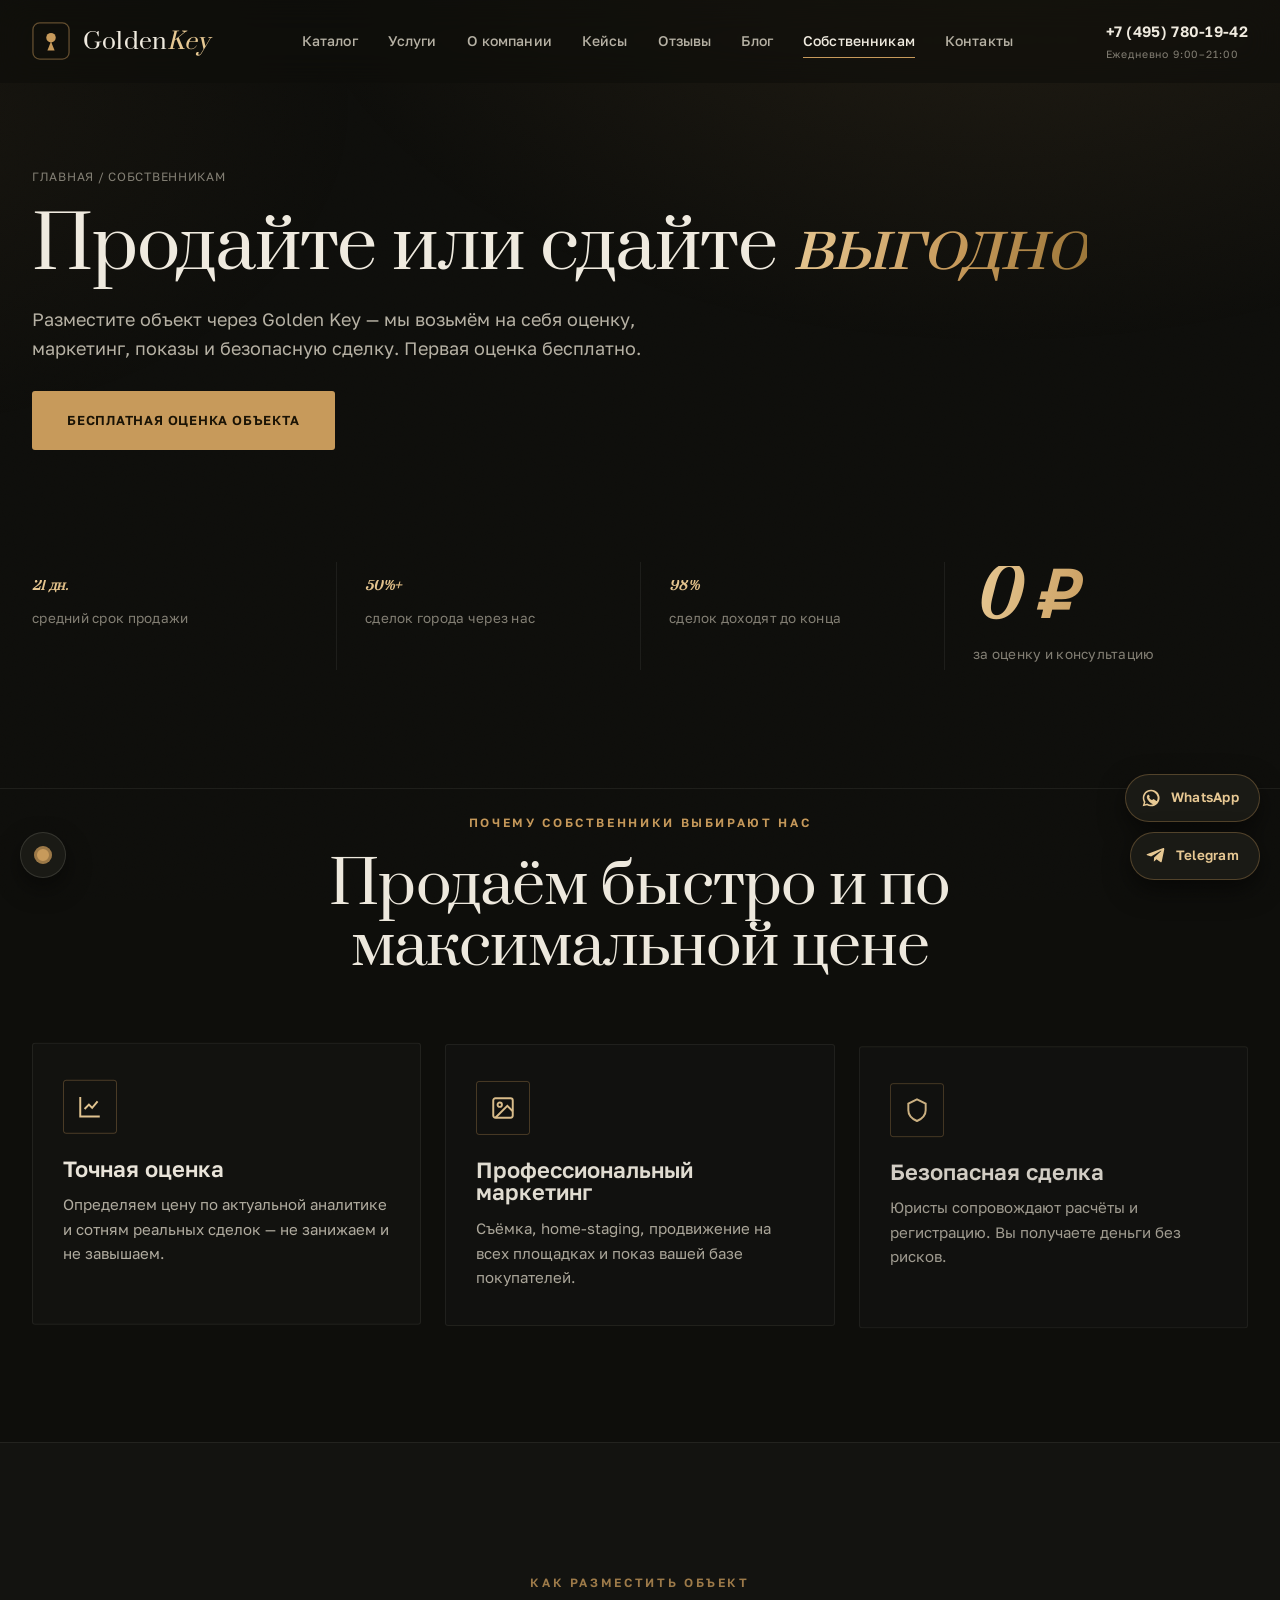
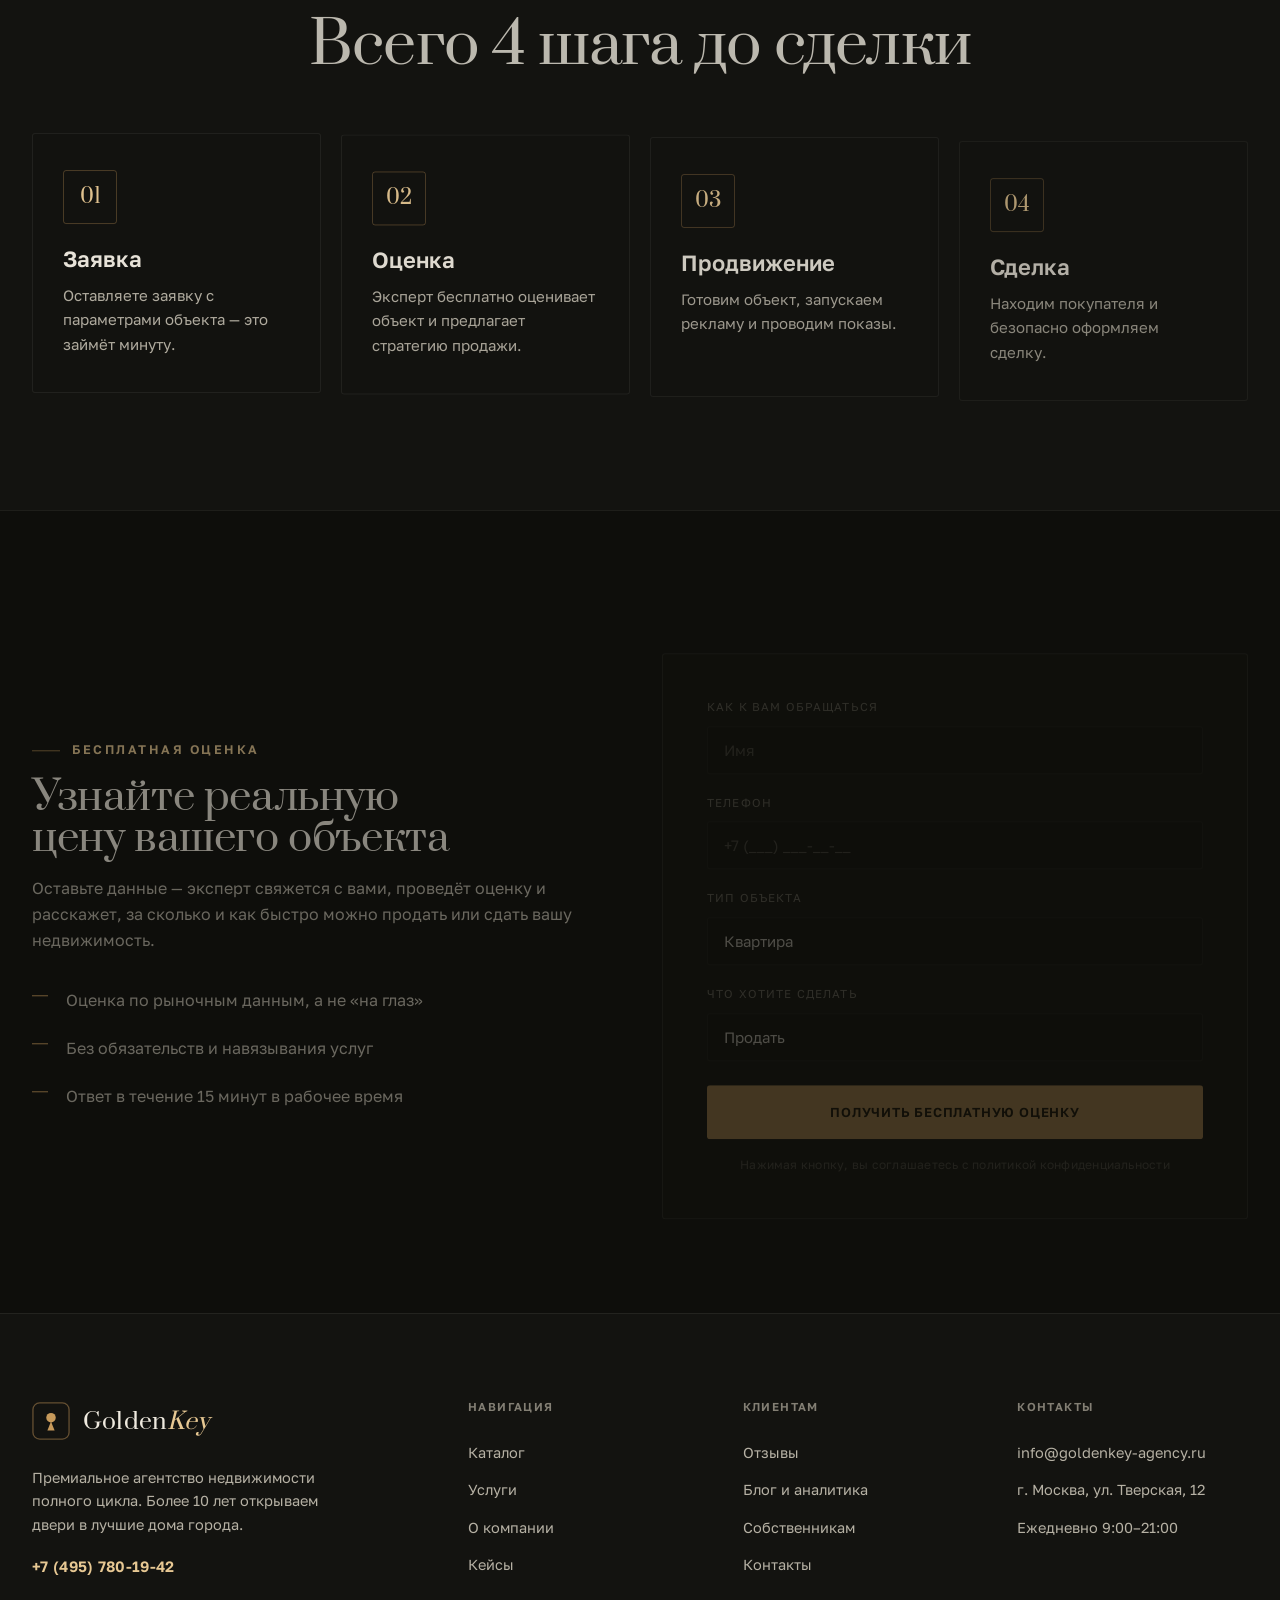
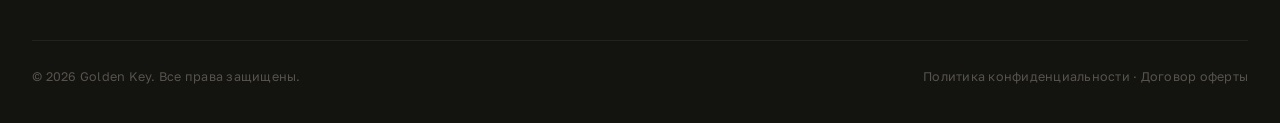
<file: owners.html>
<!DOCTYPE html>
<html lang="ru">
<head>
  <meta charset="UTF-8">
  <meta name="viewport" content="width=device-width, initial-scale=1.0">
  <meta http-equiv="Content-Security-Policy" content="default-src 'self'; script-src 'self'; style-src 'self' 'unsafe-inline'; img-src 'self' data:; font-src 'self'; connect-src 'self'; object-src 'none'; base-uri 'self'; form-action 'self'">
  <meta name="referrer" content="strict-origin-when-cross-origin">
  <title>Собственникам — Golden Key</title>
  <meta name="description" content="Продать или сдать недвижимость через Golden Key: бесплатная оценка, профессиональный маркетинг, показы и безопасная сделка. Средний срок продажи — 21 день.">
  <link rel="canonical" href="https://vitaly-sokol911.github.io/agenstvo/owners.html">
  <meta name="robots" content="noindex, nofollow">
  <meta name="theme-color" content="#0e0e0b">
  <link rel="icon" href="data:image/svg+xml,%3Csvg xmlns='http://www.w3.org/2000/svg' viewBox='0 0 40 40'%3E%3Crect width='40' height='40' rx='8' fill='%230e0e0b'/%3E%3Ccircle cx='20' cy='16.5' r='5' fill='%23c79a5b'/%3E%3Cpath d='M20 20.5 L16.2 30 H23.8 Z' fill='%23c79a5b'/%3E%3C/svg%3E">
  <meta property="og:type" content="website">
  <meta property="og:site_name" content="Golden Key">
  <meta property="og:locale" content="ru_RU">
  <meta property="og:url" content="https://vitaly-sokol911.github.io/agenstvo/owners.html">
  <meta property="og:title" content="Собственникам — Golden Key">
  <meta property="og:description" content="Продать или сдать недвижимость через Golden Key: бесплатная оценка, профессиональный маркетинг, показы и безопасная сделка. Средний срок продажи — 21 день.">
  <meta property="og:image" content="https://vitaly-sokol911.github.io/agenstvo/assets/img/p1.jpg">
  <meta name="twitter:card" content="summary_large_image">
  <meta name="twitter:title" content="Собственникам — Golden Key">
  <meta name="twitter:description" content="Продать или сдать недвижимость через Golden Key: бесплатная оценка, профессиональный маркетинг, показы и безопасная сделка. Средний срок продажи — 21 день.">
  <meta name="twitter:image" content="https://vitaly-sokol911.github.io/agenstvo/assets/img/p1.jpg">
  <link rel="stylesheet" href="assets/css/style.css?v=20260923b">
</head>
<body>

  <header class="site-header">
    <div class="container nav">
      <a href="index.html" class="logo" aria-label="Golden Key — на главную"><span class="logo-mark" aria-hidden="true"><svg viewBox="0 0 40 40" fill="none" xmlns="http://www.w3.org/2000/svg"><rect x="1" y="1" width="38" height="38" rx="7" stroke="currentColor" stroke-opacity=".45" stroke-width="1.4"/><circle cx="20" cy="16.5" r="5" fill="currentColor"/><path d="M20 20.5 L16.2 30 H23.8 Z" fill="currentColor"/></svg></span><span class="logo-word">Golden<em>Key</em></span></a>
      <nav class="nav-menu">
        <a href="catalog.html">Каталог</a>
        <a href="services.html">Услуги</a>
        <a href="about.html">О компании</a>
        <a href="cases.html">Кейсы</a>
        <a href="reviews.html">Отзывы</a>
        <a href="blog.html">Блог</a>
        <a href="owners.html" class="active">Собственникам</a>
        <a href="contacts.html">Контакты</a>
      </nav>
      <div class="nav-cta">
        <a href="tel:+74957801942" class="nav-phone">+7 (495) 780-19-42<small>Ежедневно 9:00–21:00</small></a>
        <button class="burger" aria-label="Меню"><span></span><span></span><span></span></button>
      </div>
    </div>
  </header>

  <section class="page-hero">
    <div class="container">
      <div class="breadcrumb reveal"><a href="index.html">Главная</a> / Собственникам</div>
      <h1 class="reveal d1">Продайте или сдайте <span class="gold-text">выгодно</span></h1>
      <p class="reveal d2">Разместите объект через Golden Key — мы возьмём на себя оценку, маркетинг, показы и безопасную сделку. Первая оценка бесплатно.</p>
      <div class="hero-actions reveal d3" style="margin-top:28px">
        <a href="#form" class="btn btn-gold btn-lg">Бесплатная оценка объекта</a>
      </div>
    </div>
  </section>

  <section class="section" style="padding-top:30px">
    <div class="container">
      <div class="stat-band reveal">
        <div class="cell"><b class="gold-text"><span data-count="21" data-suffix=" дн.">0</span></b><span>средний срок продажи</span></div>
        <div class="cell"><b class="gold-text"><span data-count="50" data-suffix="%+">0</span></b><span>сделок города через нас</span></div>
        <div class="cell"><b class="gold-text"><span data-count="98" data-suffix="%">0</span></b><span>сделок доходят до конца</span></div>
        <div class="cell"><b class="gold-text">0 ₽</b><span>за оценку и консультацию</span></div>
      </div>
    </div>
  </section>

  <section class="section" style="padding-top:20px">
    <div class="container">
      <div class="section-head center reveal"><div class="eyebrow">Почему собственники выбирают нас</div><h2>Продаём быстро и по максимальной цене</h2></div>
      <div class="grid-3">
        <div class="feature reveal"><div class="ic"><svg width="26" height="26" viewBox="0 0 24 24" fill="none" stroke="currentColor" stroke-width="1.8"><path d="M3 3v18h18"/><path d="M7 14l4-4 3 3 5-6"/></svg></div><h3>Точная оценка</h3><p>Определяем цену по актуальной аналитике и сотням реальных сделок — не занижаем и не завышаем.</p></div>
        <div class="feature reveal d1"><div class="ic"><svg width="26" height="26" viewBox="0 0 24 24" fill="none" stroke="currentColor" stroke-width="1.8"><rect x="3" y="3" width="18" height="18" rx="2"/><circle cx="9" cy="9" r="2"/><path d="M21 15l-5-5L5 21"/></svg></div><h3>Профессиональный маркетинг</h3><p>Съёмка, home-staging, продвижение на всех площадках и показ вашей базе покупателей.</p></div>
        <div class="feature reveal d2"><div class="ic"><svg width="26" height="26" viewBox="0 0 24 24" fill="none" stroke="currentColor" stroke-width="1.8"><path d="M12 2l8 4v6c0 5-3.5 8-8 10-4.5-2-8-5-8-10V6l8-4z"/></svg></div><h3>Безопасная сделка</h3><p>Юристы сопровождают расчёты и регистрацию. Вы получаете деньги без рисков.</p></div>
      </div>
    </div>
  </section>

  <section class="section" style="background:var(--ink-1)">
    <div class="container">
      <div class="section-head center reveal"><div class="eyebrow">Как разместить объект</div><h2>Всего 4 шага до сделки</h2></div>
      <div class="grid-4">
        <div class="feature reveal"><div class="ic">01</div><h3>Заявка</h3><p>Оставляете заявку с параметрами объекта — это займёт минуту.</p></div>
        <div class="feature reveal d1"><div class="ic">02</div><h3>Оценка</h3><p>Эксперт бесплатно оценивает объект и предлагает стратегию продажи.</p></div>
        <div class="feature reveal d2"><div class="ic">03</div><h3>Продвижение</h3><p>Готовим объект, запускаем рекламу и проводим показы.</p></div>
        <div class="feature reveal d3"><div class="ic">04</div><h3>Сделка</h3><p>Находим покупателя и безопасно оформляем сделку.</p></div>
      </div>
    </div>
  </section>

  <section class="section" id="form">
    <div class="container">
      <div class="grid-2" style="gap:44px;align-items:center">
        <div class="reveal">
          <div class="eyebrow" style="color:var(--brass-hi);letter-spacing:2.5px;text-transform:uppercase;font-size:12.5px;margin-bottom:16px">Бесплатная оценка</div>
          <h2 style="font-size:40px;margin-bottom:16px">Узнайте реальную цену вашего объекта</h2>
          <p style="color:var(--bone-dim);margin-bottom:24px">Оставьте данные — эксперт свяжется с вами, проведёт оценку и расскажет, за сколько и как быстро можно продать или сдать вашу недвижимость.</p>
          <ul class="list-check">
            <li>Оценка по рыночным данным, а не «на глаз»</li>
            <li>Без обязательств и навязывания услуг</li>
            <li>Ответ в течение 15 минут в рабочее время</li>
          </ul>
        </div>
        <div class="form-card reveal d1">
          <form data-fake novalidate autocomplete="on">
              <div class="field">
                <label for="ow-name">Как к вам обращаться</label>
                <input id="ow-name" name="name" type="text" required maxlength="80" autocomplete="name" placeholder="Имя">
              </div>
              <div class="field">
                <label for="ow-phone">Телефон</label>
                <input id="ow-phone" name="phone" type="tel" required maxlength="24" autocomplete="tel" inputmode="tel" placeholder="+7 (___) ___-__-__">
              </div>
              <div class="field">
                <label for="ow-type">Тип объекта</label>
                <select id="ow-type" name="objtype">
                  <option>Квартира</option>
                  <option>Дом</option>
                  <option>Апартаменты</option>
                  <option>Коммерческая недвижимость</option>
                </select>
              </div>
              <div class="field">
                <label for="ow-deal">Что хотите сделать</label>
                <select id="ow-deal" name="deal">
                  <option>Продать</option>
                  <option>Сдать в аренду</option>
                </select>
              </div>
              <div class="hp-field" aria-hidden="true"><label for="ow-gkref">Не заполняйте это поле</label><input id="ow-gkref" name="gk_ref" type="text" tabindex="-1" autocomplete="off"></div>
              <button type="submit" class="btn btn-gold btn-lg form-submit" style="width:100%;justify-content:center">Получить бесплатную оценку</button>
            </form>
          <p class="mini-note">Нажимая кнопку, вы соглашаетесь с политикой конфиденциальности</p>
        </div>
      </div>
    </div>
  </section>

  <footer class="site-footer">
    <div class="container">
      <div class="footer-grid">
        <div class="footer-about">
          <a href="index.html" class="logo" aria-label="Golden Key — на главную"><span class="logo-mark" aria-hidden="true"><svg viewBox="0 0 40 40" fill="none" xmlns="http://www.w3.org/2000/svg"><rect x="1" y="1" width="38" height="38" rx="7" stroke="currentColor" stroke-opacity=".45" stroke-width="1.4"/><circle cx="20" cy="16.5" r="5" fill="currentColor"/><path d="M20 20.5 L16.2 30 H23.8 Z" fill="currentColor"/></svg></span><span class="logo-word">Golden<em>Key</em></span></a>
          <p>Премиальное агентство недвижимости полного цикла. Более 10 лет открываем двери в лучшие дома города.</p>
          <a href="tel:+74957801942" class="nav-phone" style="color:var(--brass-hi)">+7 (495) 780-19-42</a>
        </div>
        <div class="footer-col"><h4>Навигация</h4><a href="catalog.html">Каталог</a><a href="services.html">Услуги</a><a href="about.html">О компании</a><a href="cases.html">Кейсы</a></div>
        <div class="footer-col"><h4>Клиентам</h4><a href="reviews.html">Отзывы</a><a href="blog.html">Блог и аналитика</a><a href="owners.html">Собственникам</a><a href="contacts.html">Контакты</a></div>
        <div class="footer-col"><h4>Контакты</h4><a href="mailto:info@goldenkey-agency.ru">info@goldenkey-agency.ru</a><a href="contacts.html">г. Москва, ул. Тверская, 12</a><span class="footer-plain">Ежедневно 9:00–21:00</span></div>
      </div>
      <div class="footer-bottom"><span>© <span data-year>2026</span> Golden Key. Все права защищены.</span><span>Политика конфиденциальности · Договор оферты</span></div>
    </div>
  </footer>

  <div class="msg-dock">
    <a class="msg-btn msg-wa" data-label="WhatsApp" href="https://wa.me/74957801942" target="_blank" rel="noopener noreferrer" aria-label="Написать в WhatsApp">
      <svg viewBox="0 0 24 24" width="20" height="20" fill="currentColor" aria-hidden="true"><path d="M12 2a10 10 0 00-8.6 15L2 22l5.2-1.4A10 10 0 1012 2zm0 18a8 8 0 01-4.1-1.1l-.3-.2-3 .8.8-2.9-.2-.3A8 8 0 1112 20zm4.4-5.9c-.2-.1-1.4-.7-1.6-.8-.2-.1-.4-.1-.5.1l-.7.9c-.1.2-.3.2-.5.1a6.5 6.5 0 01-3.2-2.8c-.1-.2 0-.4.1-.5l.4-.5c.1-.2.1-.3 0-.5l-.7-1.7c-.2-.4-.4-.4-.5-.4h-.5c-.2 0-.5.1-.7.3-.700.7-1 1.7-1 2.8.1 1.6 1.2 3.1 1.4 3.3.2.2 2.3 3.5 5.5 4.7 2.7 1 3.3.8 3.9.8.6-.1 1.9-.8 2.2-1.5.3-.8.3-1.4.2-1.5-.1-.2-.3-.2-.5-.3z"/></svg>
    </a>
    <a class="msg-btn msg-tg" data-label="Telegram" href="https://t.me/goldenkey" target="_blank" rel="noopener noreferrer" aria-label="Написать в Telegram">
      <svg viewBox="0 0 24 24" width="20" height="20" fill="currentColor" aria-hidden="true"><path d="M21.9 4.3l-3 14.2c-.2 1-.8 1.3-1.7.8l-4.6-3.4-2.2 2.1c-.2.2-.5.5-1 .5l.3-4.7 8.6-7.8c.4-.3-.1-.5-.6-.2L6.1 12.6 1.5 11.2c-1-.3-1-1 .2-1.5l19-7.3c.8-.3 1.5.2 1.2 1.9z"/></svg>
    </a>
  </div>

  <script src="assets/js/main.js?v=20261026a"></script>
</body>
</html>
</file>
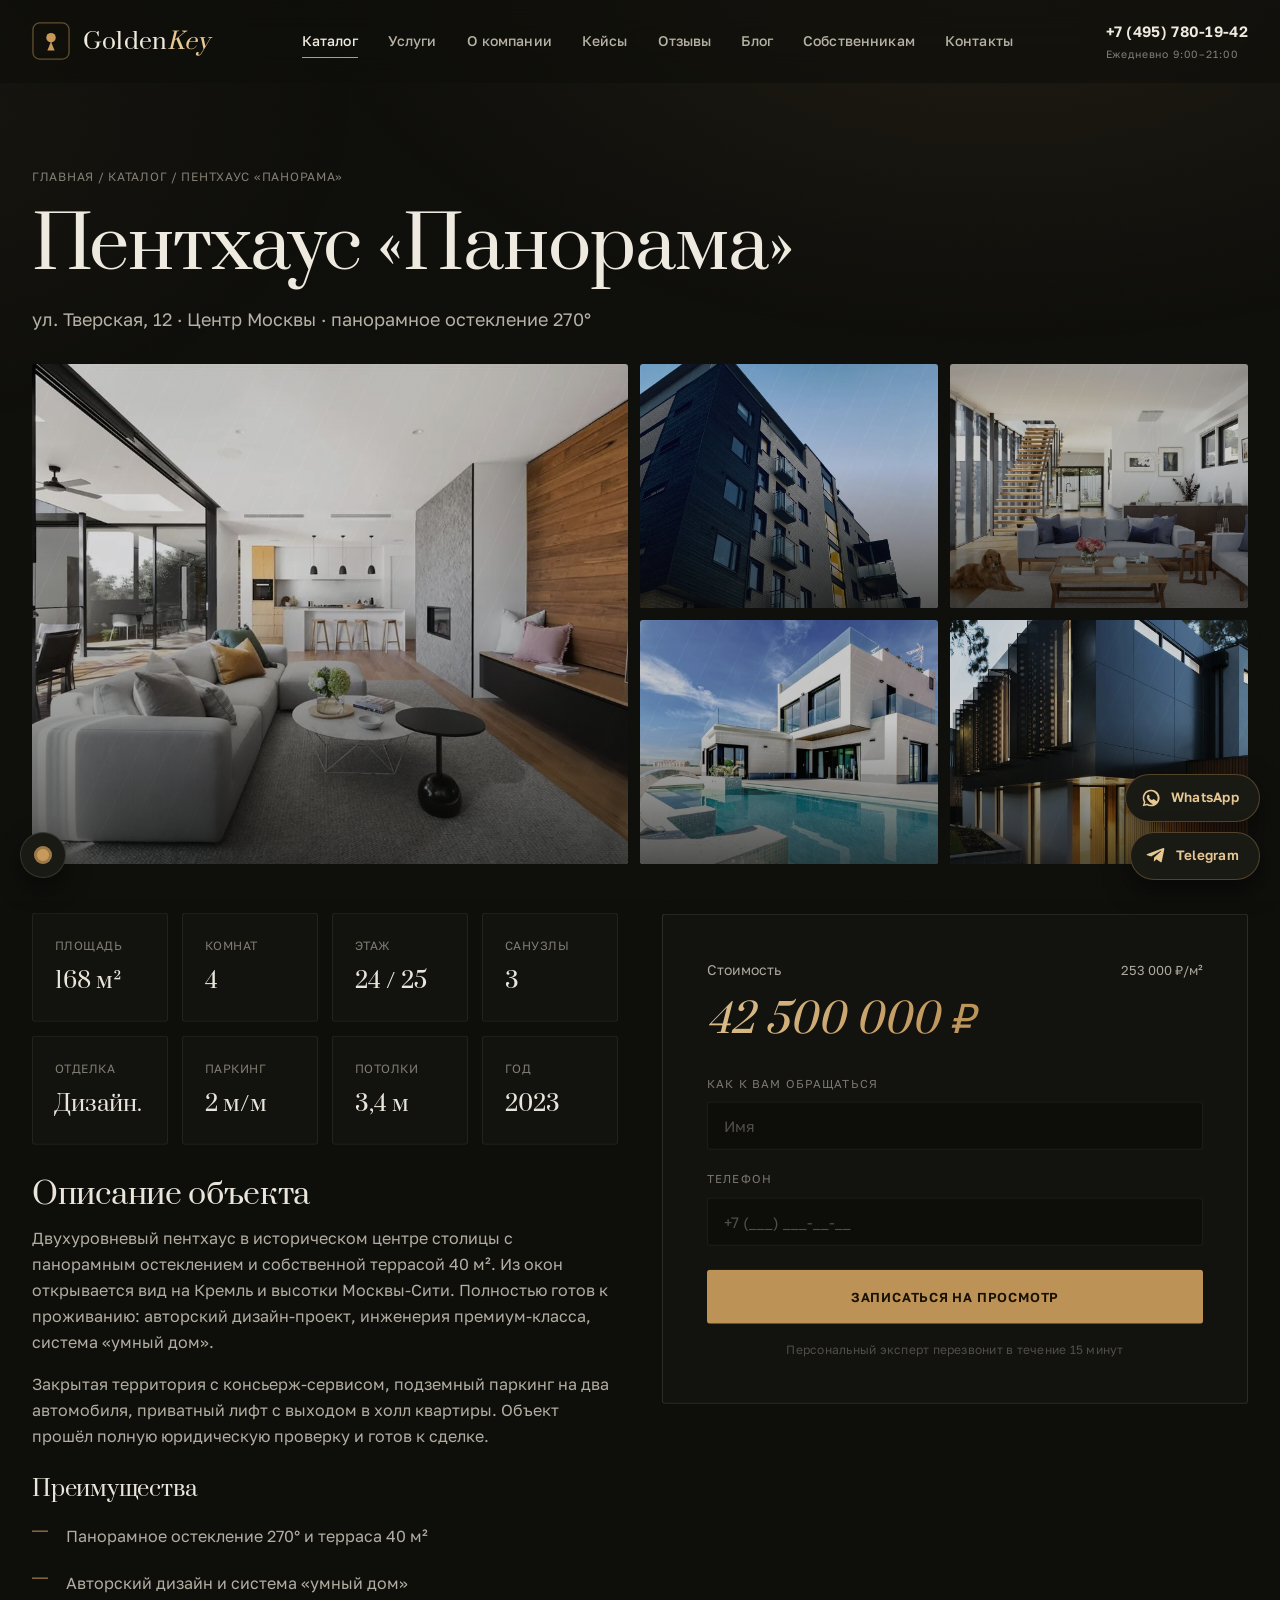
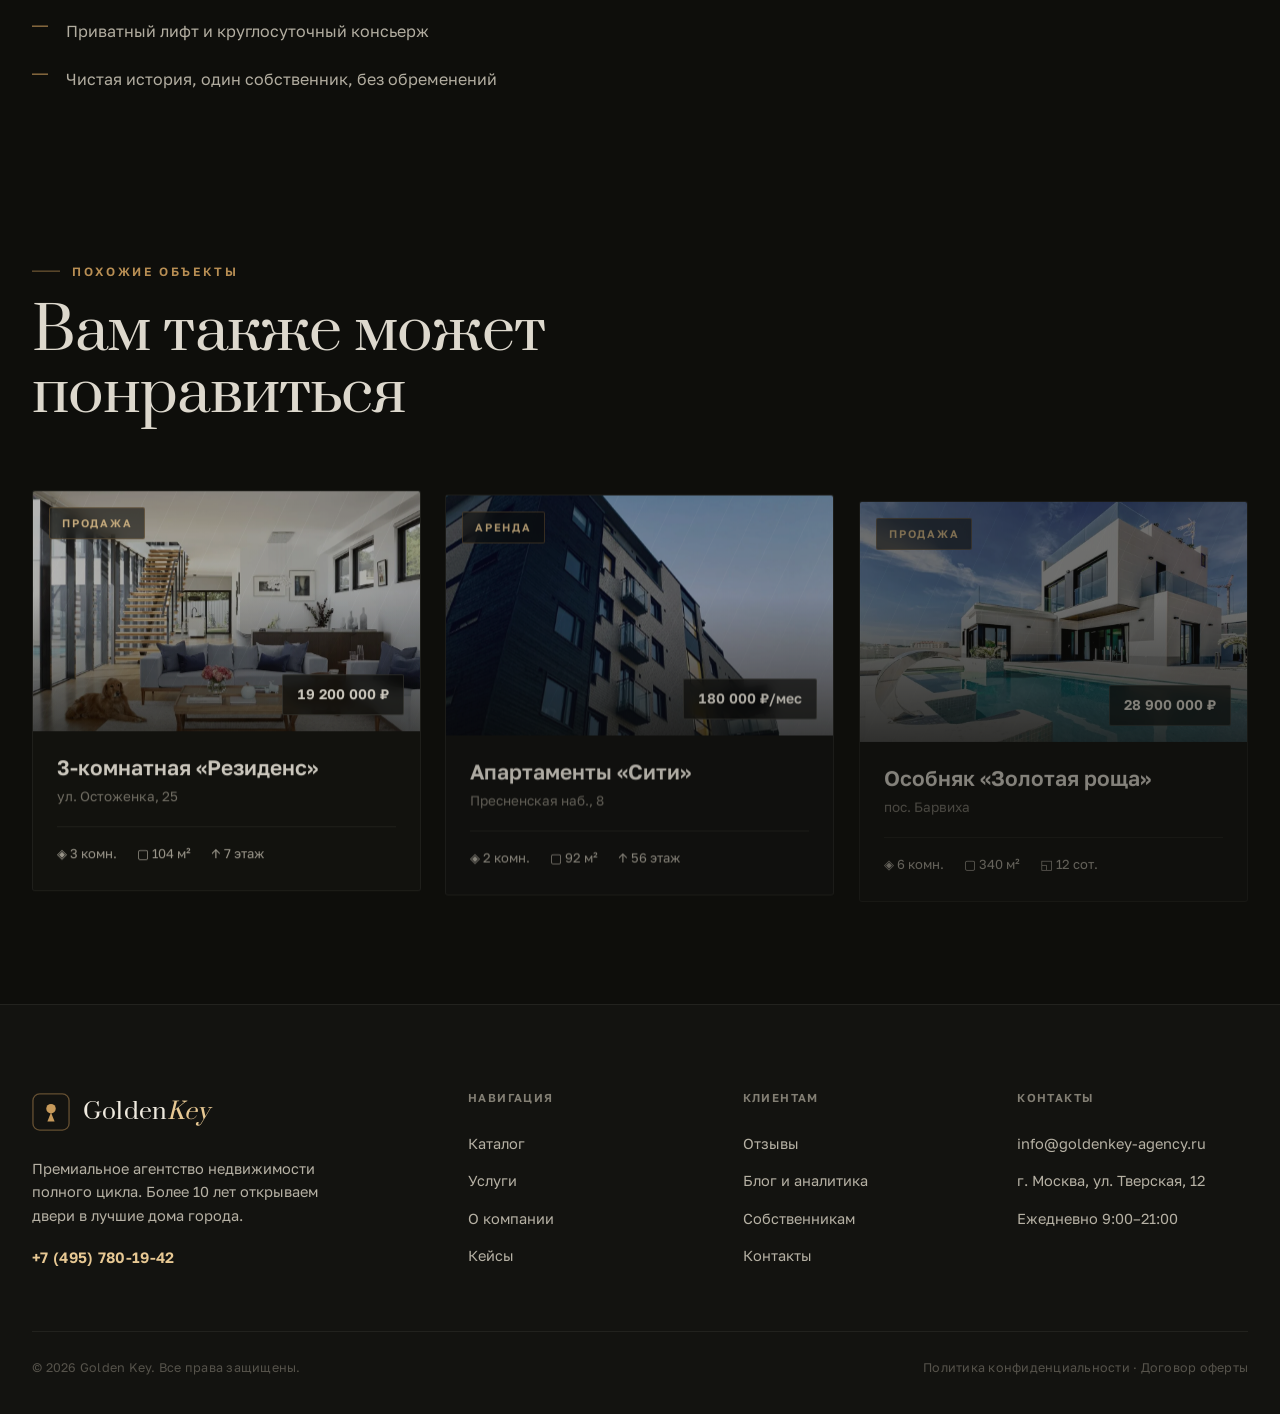
<file: property.html>
<!DOCTYPE html>
<html lang="ru">
<head>
  <meta charset="UTF-8">
  <meta name="viewport" content="width=device-width, initial-scale=1.0">
  <meta http-equiv="Content-Security-Policy" content="default-src 'self'; script-src 'self'; style-src 'self' 'unsafe-inline'; img-src 'self' data:; font-src 'self'; connect-src 'self'; object-src 'none'; base-uri 'self'; form-action 'self'">
  <meta name="referrer" content="strict-origin-when-cross-origin">
  <title>Пентхаус «Панорама» — Golden Key</title>
  <meta name="description" content="Пентхаус «Панорама» на Тверской, 12: 168 м², 4 комнаты, 24 этаж, панорамное остекление. Юридически чистый объект. Запишитесь на просмотр в Golden Key.">
  <link rel="canonical" href="https://vitaly-sokol911.github.io/agenstvo/property.html">
  <meta name="robots" content="noindex, nofollow">
  <meta name="theme-color" content="#0e0e0b">
  <link rel="icon" href="data:image/svg+xml,%3Csvg xmlns='http://www.w3.org/2000/svg' viewBox='0 0 40 40'%3E%3Crect width='40' height='40' rx='8' fill='%230e0e0b'/%3E%3Ccircle cx='20' cy='16.5' r='5' fill='%23c79a5b'/%3E%3Cpath d='M20 20.5 L16.2 30 H23.8 Z' fill='%23c79a5b'/%3E%3C/svg%3E">
  <meta property="og:type" content="website">
  <meta property="og:site_name" content="Golden Key">
  <meta property="og:locale" content="ru_RU">
  <meta property="og:url" content="https://vitaly-sokol911.github.io/agenstvo/property.html">
  <meta property="og:title" content="Пентхаус «Панорама» — Golden Key">
  <meta property="og:description" content="Пентхаус «Панорама» на Тверской, 12: 168 м², 4 комнаты, 24 этаж, панорамное остекление. Юридически чистый объект. Запишитесь на просмотр в Golden Key.">
  <meta property="og:image" content="https://vitaly-sokol911.github.io/agenstvo/assets/img/p1.jpg">
  <meta name="twitter:card" content="summary_large_image">
  <meta name="twitter:title" content="Пентхаус «Панорама» — Golden Key">
  <meta name="twitter:description" content="Пентхаус «Панорама» на Тверской, 12: 168 м², 4 комнаты, 24 этаж, панорамное остекление. Юридически чистый объект. Запишитесь на просмотр в Golden Key.">
  <meta name="twitter:image" content="https://vitaly-sokol911.github.io/agenstvo/assets/img/p1.jpg">
  <link rel="stylesheet" href="assets/css/style.css?v=20260923b">
</head>
<body>

  <header class="site-header">
    <div class="container nav">
      <a href="index.html" class="logo" aria-label="Golden Key — на главную"><span class="logo-mark" aria-hidden="true"><svg viewBox="0 0 40 40" fill="none" xmlns="http://www.w3.org/2000/svg"><rect x="1" y="1" width="38" height="38" rx="7" stroke="currentColor" stroke-opacity=".45" stroke-width="1.4"/><circle cx="20" cy="16.5" r="5" fill="currentColor"/><path d="M20 20.5 L16.2 30 H23.8 Z" fill="currentColor"/></svg></span><span class="logo-word">Golden<em>Key</em></span></a>
      <nav class="nav-menu">
        <a href="catalog.html" class="active">Каталог</a>
        <a href="services.html">Услуги</a>
        <a href="about.html">О компании</a>
        <a href="cases.html">Кейсы</a>
        <a href="reviews.html">Отзывы</a>
        <a href="blog.html">Блог</a>
        <a href="owners.html">Собственникам</a>
        <a href="contacts.html">Контакты</a>
      </nav>
      <div class="nav-cta">
        <a href="tel:+74957801942" class="nav-phone">+7 (495) 780-19-42<small>Ежедневно 9:00–21:00</small></a>
        <button class="burger" aria-label="Меню"><span></span><span></span><span></span></button>
      </div>
    </div>
  </header>

  <section class="page-hero">
    <div class="container">
      <div class="breadcrumb reveal"><a href="index.html">Главная</a> / <a href="catalog.html">Каталог</a> / Пентхаус «Панорама»</div>
      <h1 class="reveal d1">Пентхаус «Панорама»</h1>
      <p class="reveal d2">ул. Тверская, 12 · Центр Москвы · панорамное остекление 270°</p>
    </div>
  </section>

  <section style="padding-bottom:30px">
    <div class="container">
      <div class="gallery reveal">
        <div><div class="ph ph-1"></div></div>
        <div><div class="ph ph-3"></div></div>
        <div><div class="ph ph-4"></div></div>
        <div><div class="ph ph-2"></div></div>
        <div><div class="ph ph-5"></div></div>
      </div>

      <div class="grid-2" style="align-items:start;gap:44px">
        <div class="reveal">
          <div class="spec-grid" style="margin-bottom:34px">
            <div class="spec-item"><span>Площадь</span><b>168 м²</b></div>
            <div class="spec-item"><span>Комнат</span><b>4</b></div>
            <div class="spec-item"><span>Этаж</span><b>24 / 25</b></div>
            <div class="spec-item"><span>Санузлы</span><b>3</b></div>
            <div class="spec-item"><span>Отделка</span><b>Дизайн.</b></div>
            <div class="spec-item"><span>Паркинг</span><b>2 м/м</b></div>
            <div class="spec-item"><span>Потолки</span><b>3,4 м</b></div>
            <div class="spec-item"><span>Год</span><b>2023</b></div>
          </div>

          <h2 style="font-size:30px;margin-bottom:16px">Описание объекта</h2>
          <p style="color:var(--bone-dim);margin-bottom:16px">Двухуровневый пентхаус в историческом центре столицы с панорамным остеклением и собственной террасой 40 м². Из окон открывается вид на Кремль и высотки Москвы-Сити. Полностью готов к проживанию: авторский дизайн-проект, инженерия премиум-класса, система «умный дом».</p>
          <p style="color:var(--bone-dim);margin-bottom:28px">Закрытая территория с консьерж-сервисом, подземный паркинг на два автомобиля, приватный лифт с выходом в холл квартиры. Объект прошёл полную юридическую проверку и готов к сделке.</p>

          <h3 style="font-size:22px;margin-bottom:12px">Преимущества</h3>
          <ul class="list-check">
            <li>Панорамное остекление 270° и терраса 40 м²</li>
            <li>Авторский дизайн и система «умный дом»</li>
            <li>Приватный лифт и круглосуточный консьерж</li>
            <li>Чистая история, один собственник, без обременений</li>
          </ul>
        </div>

        <div class="reveal d1">
          <div class="form-card" style="position:sticky;top:100px">
            <div style="display:flex;align-items:baseline;justify-content:space-between;margin-bottom:6px">
              <span style="color:var(--bone-dim);font-size:14px">Стоимость</span>
              <span style="color:var(--bone-dim);font-size:13px">253 000 ₽/м²</span>
            </div>
            <div class="gold-text" style="font-family:var(--font-display);font-size:40px;margin-bottom:22px">42 500 000 ₽</div>
            <form data-fake novalidate autocomplete="on">
              <div class="field">
                <label for="pr-name">Как к вам обращаться</label>
                <input id="pr-name" name="name" type="text" required maxlength="80" autocomplete="name" placeholder="Имя">
              </div>
              <div class="field">
                <label for="pr-phone">Телефон</label>
                <input id="pr-phone" name="phone" type="tel" required maxlength="24" autocomplete="tel" inputmode="tel" placeholder="+7 (___) ___-__-__">
              </div>
              <div class="hp-field" aria-hidden="true"><label for="pr-gkref">Не заполняйте это поле</label><input id="pr-gkref" name="gk_ref" type="text" tabindex="-1" autocomplete="off"></div>
              <button type="submit" class="btn btn-gold btn-lg form-submit" style="width:100%;justify-content:center">Записаться на просмотр</button>
            </form>
            <p class="mini-note">Персональный эксперт перезвонит в течение 15 минут</p>
          </div>
        </div>
      </div>
    </div>
  </section>

  <section class="section">
    <div class="container">
      <div class="section-head reveal"><div class="eyebrow">Похожие объекты</div><h2>Вам также может понравиться</h2></div>
      <div class="grid-3">
        <a href="property.html" class="prop-card tilt reveal"><div class="prop-photo"><span class="tag">Продажа</span><span class="price">19 200 000 ₽</span><div class="ph ph-4"></div></div><div class="prop-body"><h3>3-комнатная «Резиденс»</h3><div class="addr">ул. Остоженка, 25</div><div class="prop-specs"><span>◈ 3 комн.</span><span>▢ 104 м²</span><span>↑ 7 этаж</span></div></div></a>
        <a href="property.html" class="prop-card tilt reveal d1"><div class="prop-photo"><span class="tag">Аренда</span><span class="price">180 000 ₽/мес</span><div class="ph ph-3"></div></div><div class="prop-body"><h3>Апартаменты «Сити»</h3><div class="addr">Пресненская наб., 8</div><div class="prop-specs"><span>◈ 2 комн.</span><span>▢ 92 м²</span><span>↑ 56 этаж</span></div></div></a>
        <a href="property.html" class="prop-card tilt reveal d2"><div class="prop-photo"><span class="tag">Продажа</span><span class="price">28 900 000 ₽</span><div class="ph ph-2"></div></div><div class="prop-body"><h3>Особняк «Золотая роща»</h3><div class="addr">пос. Барвиха</div><div class="prop-specs"><span>◈ 6 комн.</span><span>▢ 340 м²</span><span>◱ 12 сот.</span></div></div></a>
      </div>
    </div>
  </section>

  <footer class="site-footer">
    <div class="container">
      <div class="footer-grid">
        <div class="footer-about">
          <a href="index.html" class="logo" aria-label="Golden Key — на главную"><span class="logo-mark" aria-hidden="true"><svg viewBox="0 0 40 40" fill="none" xmlns="http://www.w3.org/2000/svg"><rect x="1" y="1" width="38" height="38" rx="7" stroke="currentColor" stroke-opacity=".45" stroke-width="1.4"/><circle cx="20" cy="16.5" r="5" fill="currentColor"/><path d="M20 20.5 L16.2 30 H23.8 Z" fill="currentColor"/></svg></span><span class="logo-word">Golden<em>Key</em></span></a>
          <p>Премиальное агентство недвижимости полного цикла. Более 10 лет открываем двери в лучшие дома города.</p>
          <a href="tel:+74957801942" class="nav-phone" style="color:var(--brass-hi)">+7 (495) 780-19-42</a>
        </div>
        <div class="footer-col"><h4>Навигация</h4><a href="catalog.html">Каталог</a><a href="services.html">Услуги</a><a href="about.html">О компании</a><a href="cases.html">Кейсы</a></div>
        <div class="footer-col"><h4>Клиентам</h4><a href="reviews.html">Отзывы</a><a href="blog.html">Блог и аналитика</a><a href="owners.html">Собственникам</a><a href="contacts.html">Контакты</a></div>
        <div class="footer-col"><h4>Контакты</h4><a href="mailto:info@goldenkey-agency.ru">info@goldenkey-agency.ru</a><a href="contacts.html">г. Москва, ул. Тверская, 12</a><span class="footer-plain">Ежедневно 9:00–21:00</span></div>
      </div>
      <div class="footer-bottom"><span>© <span data-year>2026</span> Golden Key. Все права защищены.</span><span>Политика конфиденциальности · Договор оферты</span></div>
    </div>
  </footer>

  <div class="msg-dock">
    <a class="msg-btn msg-wa" data-label="WhatsApp" href="https://wa.me/74957801942" target="_blank" rel="noopener noreferrer" aria-label="Написать в WhatsApp">
      <svg viewBox="0 0 24 24" width="20" height="20" fill="currentColor" aria-hidden="true"><path d="M12 2a10 10 0 00-8.6 15L2 22l5.2-1.4A10 10 0 1012 2zm0 18a8 8 0 01-4.1-1.1l-.3-.2-3 .8.8-2.9-.2-.3A8 8 0 1112 20zm4.4-5.9c-.2-.1-1.4-.7-1.6-.8-.2-.1-.4-.1-.5.1l-.7.9c-.1.2-.3.2-.5.1a6.5 6.5 0 01-3.2-2.8c-.1-.2 0-.4.1-.5l.4-.5c.1-.2.1-.3 0-.5l-.7-1.7c-.2-.4-.4-.4-.5-.4h-.5c-.2 0-.5.1-.7.3-.700.7-1 1.7-1 2.8.1 1.6 1.2 3.1 1.4 3.3.2.2 2.3 3.5 5.5 4.7 2.7 1 3.3.8 3.9.8.6-.1 1.9-.8 2.2-1.5.3-.8.3-1.4.2-1.5-.1-.2-.3-.2-.5-.3z"/></svg>
    </a>
    <a class="msg-btn msg-tg" data-label="Telegram" href="https://t.me/goldenkey" target="_blank" rel="noopener noreferrer" aria-label="Написать в Telegram">
      <svg viewBox="0 0 24 24" width="20" height="20" fill="currentColor" aria-hidden="true"><path d="M21.9 4.3l-3 14.2c-.2 1-.8 1.3-1.7.8l-4.6-3.4-2.2 2.1c-.2.2-.5.5-1 .5l.3-4.7 8.6-7.8c.4-.3-.1-.5-.6-.2L6.1 12.6 1.5 11.2c-1-.3-1-1 .2-1.5l19-7.3c.8-.3 1.5.2 1.2 1.9z"/></svg>
    </a>
  </div>

  <script src="assets/js/main.js?v=20261026a"></script>
</body>
</html>
</file>
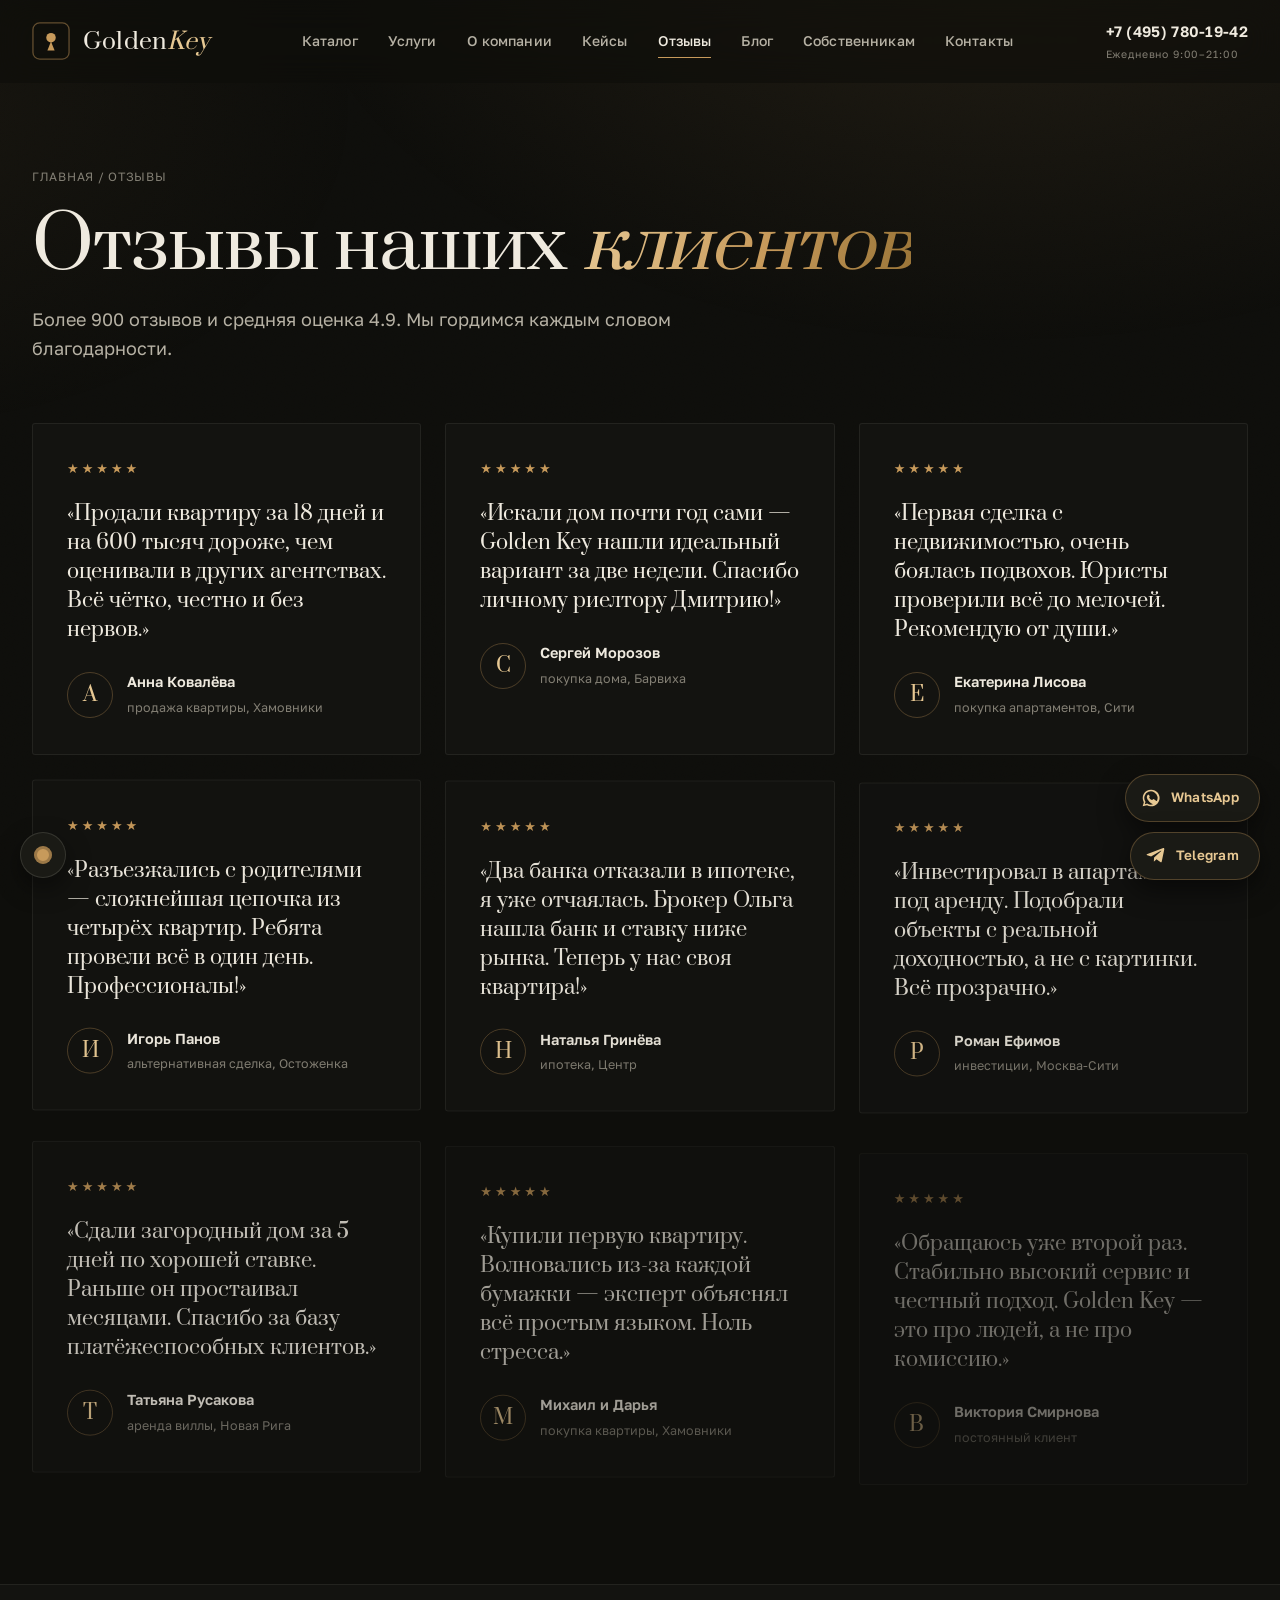
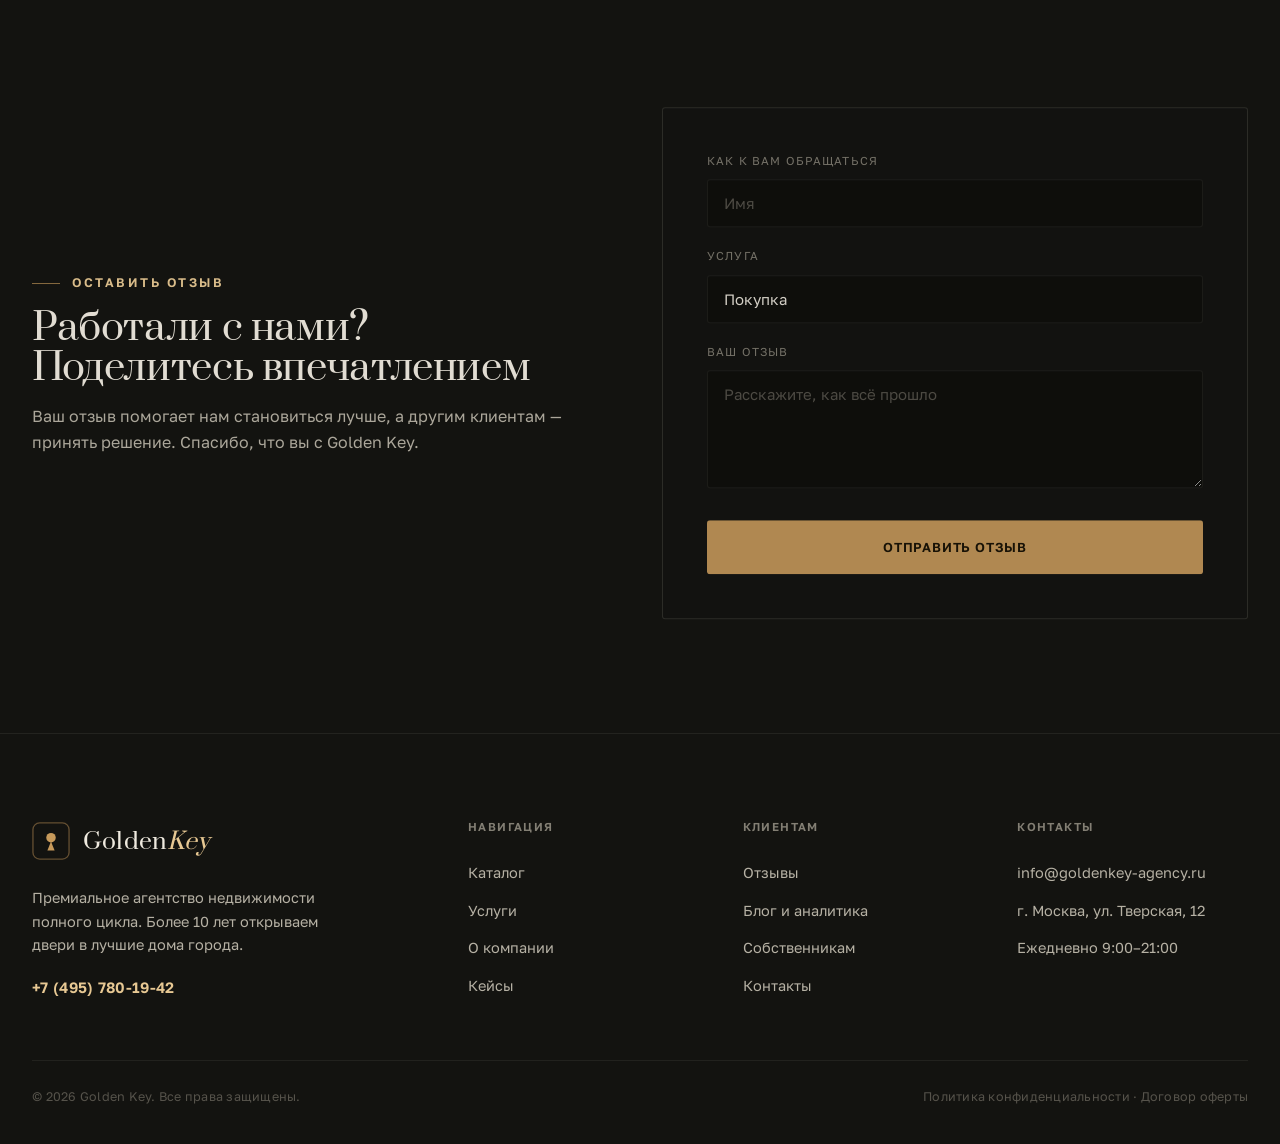
<file: reviews.html>
<!DOCTYPE html>
<html lang="ru">
<head>
  <meta charset="UTF-8">
  <meta name="viewport" content="width=device-width, initial-scale=1.0">
  <meta http-equiv="Content-Security-Policy" content="default-src 'self'; script-src 'self'; style-src 'self' 'unsafe-inline'; img-src 'self' data:; font-src 'self'; connect-src 'self'; object-src 'none'; base-uri 'self'; form-action 'self'">
  <meta name="referrer" content="strict-origin-when-cross-origin">
  <title>Отзывы — Golden Key</title>
  <meta name="description" content="Отзывы клиентов агентства недвижимости Golden Key: более 900 отзывов, средняя оценка 4.9. Реальные истории покупки, продажи и аренды недвижимости в Москве.">
  <link rel="canonical" href="https://vitaly-sokol911.github.io/agenstvo/reviews.html">
  <meta name="robots" content="noindex, nofollow">
  <meta name="theme-color" content="#0e0e0b">
  <link rel="icon" href="data:image/svg+xml,%3Csvg xmlns='http://www.w3.org/2000/svg' viewBox='0 0 40 40'%3E%3Crect width='40' height='40' rx='8' fill='%230e0e0b'/%3E%3Ccircle cx='20' cy='16.5' r='5' fill='%23c79a5b'/%3E%3Cpath d='M20 20.5 L16.2 30 H23.8 Z' fill='%23c79a5b'/%3E%3C/svg%3E">
  <meta property="og:type" content="website">
  <meta property="og:site_name" content="Golden Key">
  <meta property="og:locale" content="ru_RU">
  <meta property="og:url" content="https://vitaly-sokol911.github.io/agenstvo/reviews.html">
  <meta property="og:title" content="Отзывы — Golden Key">
  <meta property="og:description" content="Отзывы клиентов агентства недвижимости Golden Key: более 900 отзывов, средняя оценка 4.9. Реальные истории покупки, продажи и аренды недвижимости в Москве.">
  <meta property="og:image" content="https://vitaly-sokol911.github.io/agenstvo/assets/img/p1.jpg">
  <meta name="twitter:card" content="summary_large_image">
  <meta name="twitter:title" content="Отзывы — Golden Key">
  <meta name="twitter:description" content="Отзывы клиентов агентства недвижимости Golden Key: более 900 отзывов, средняя оценка 4.9. Реальные истории покупки, продажи и аренды недвижимости в Москве.">
  <meta name="twitter:image" content="https://vitaly-sokol911.github.io/agenstvo/assets/img/p1.jpg">
  <link rel="stylesheet" href="assets/css/style.css?v=20260923b">
</head>
<body>

  <header class="site-header">
    <div class="container nav">
      <a href="index.html" class="logo" aria-label="Golden Key — на главную"><span class="logo-mark" aria-hidden="true"><svg viewBox="0 0 40 40" fill="none" xmlns="http://www.w3.org/2000/svg"><rect x="1" y="1" width="38" height="38" rx="7" stroke="currentColor" stroke-opacity=".45" stroke-width="1.4"/><circle cx="20" cy="16.5" r="5" fill="currentColor"/><path d="M20 20.5 L16.2 30 H23.8 Z" fill="currentColor"/></svg></span><span class="logo-word">Golden<em>Key</em></span></a>
      <nav class="nav-menu">
        <a href="catalog.html">Каталог</a>
        <a href="services.html">Услуги</a>
        <a href="about.html">О компании</a>
        <a href="cases.html">Кейсы</a>
        <a href="reviews.html" class="active">Отзывы</a>
        <a href="blog.html">Блог</a>
        <a href="owners.html">Собственникам</a>
        <a href="contacts.html">Контакты</a>
      </nav>
      <div class="nav-cta">
        <a href="tel:+74957801942" class="nav-phone">+7 (495) 780-19-42<small>Ежедневно 9:00–21:00</small></a>
        <button class="burger" aria-label="Меню"><span></span><span></span><span></span></button>
      </div>
    </div>
  </header>

  <section class="page-hero">
    <div class="container">
      <div class="breadcrumb reveal"><a href="index.html">Главная</a> / Отзывы</div>
      <h1 class="reveal d1">Отзывы наших <span class="gold-text">клиентов</span></h1>
      <p class="reveal d2">Более 900 отзывов и средняя оценка 4.9. Мы гордимся каждым словом благодарности.</p>
    </div>
  </section>

  <section class="section" style="padding-top:30px">
    <div class="container">
      <div class="grid-3">
        <div class="review-card reveal"><div class="stars">★★★★★</div><p>«Продали квартиру за 18 дней и на 600 тысяч дороже, чем оценивали в других агентствах. Всё чётко, честно и без нервов.»</p><div class="review-author"><div class="avatar">А</div><div><b>Анна Ковалёва</b><span>продажа квартиры, Хамовники</span></div></div></div>
        <div class="review-card reveal d1"><div class="stars">★★★★★</div><p>«Искали дом почти год сами — Golden Key нашли идеальный вариант за две недели. Спасибо личному риелтору Дмитрию!»</p><div class="review-author"><div class="avatar">С</div><div><b>Сергей Морозов</b><span>покупка дома, Барвиха</span></div></div></div>
        <div class="review-card reveal d2"><div class="stars">★★★★★</div><p>«Первая сделка с недвижимостью, очень боялась подвохов. Юристы проверили всё до мелочей. Рекомендую от души.»</p><div class="review-author"><div class="avatar">Е</div><div><b>Екатерина Лисова</b><span>покупка апартаментов, Сити</span></div></div></div>
        <div class="review-card reveal"><div class="stars">★★★★★</div><p>«Разъезжались с родителями — сложнейшая цепочка из четырёх квартир. Ребята провели всё в один день. Профессионалы!»</p><div class="review-author"><div class="avatar">И</div><div><b>Игорь Панов</b><span>альтернативная сделка, Остоженка</span></div></div></div>
        <div class="review-card reveal d1"><div class="stars">★★★★★</div><p>«Два банка отказали в ипотеке, я уже отчаялась. Брокер Ольга нашла банк и ставку ниже рынка. Теперь у нас своя квартира!»</p><div class="review-author"><div class="avatar">Н</div><div><b>Наталья Гринёва</b><span>ипотека, Центр</span></div></div></div>
        <div class="review-card reveal d2"><div class="stars">★★★★★</div><p>«Инвестировал в апартаменты под аренду. Подобрали объекты с реальной доходностью, а не с картинки. Всё прозрачно.»</p><div class="review-author"><div class="avatar">Р</div><div><b>Роман Ефимов</b><span>инвестиции, Москва-Сити</span></div></div></div>
        <div class="review-card reveal"><div class="stars">★★★★★</div><p>«Сдали загородный дом за 5 дней по хорошей ставке. Раньше он простаивал месяцами. Спасибо за базу платёжеспособных клиентов.»</p><div class="review-author"><div class="avatar">Т</div><div><b>Татьяна Русакова</b><span>аренда виллы, Новая Рига</span></div></div></div>
        <div class="review-card reveal d1"><div class="stars">★★★★★</div><p>«Купили первую квартиру. Волновались из-за каждой бумажки — эксперт объяснял всё простым языком. Ноль стресса.»</p><div class="review-author"><div class="avatar">М</div><div><b>Михаил и Дарья</b><span>покупка квартиры, Хамовники</span></div></div></div>
        <div class="review-card reveal d2"><div class="stars">★★★★★</div><p>«Обращаюсь уже второй раз. Стабильно высокий сервис и честный подход. Golden Key — это про людей, а не про комиссию.»</p><div class="review-author"><div class="avatar">В</div><div><b>Виктория Смирнова</b><span>постоянный клиент</span></div></div></div>
      </div>
    </div>
  </section>

  <section class="section" style="background:var(--ink-1)">
    <div class="container">
      <div class="grid-2" style="gap:44px;align-items:center">
        <div class="reveal">
          <div class="eyebrow" style="color:var(--brass-hi);letter-spacing:2.5px;text-transform:uppercase;font-size:12.5px;margin-bottom:16px">Оставить отзыв</div>
          <h2 style="font-size:38px;margin-bottom:16px">Работали с нами? Поделитесь впечатлением</h2>
          <p style="color:var(--bone-dim)">Ваш отзыв помогает нам становиться лучше, а другим клиентам — принять решение. Спасибо, что вы с Golden Key.</p>
        </div>
        <div class="form-card reveal d1">
          <form data-fake data-done="Спасибо за отзыв" novalidate autocomplete="on">
              <div class="field">
                <label for="rv-name">Как к вам обращаться</label>
                <input id="rv-name" name="name" type="text" required maxlength="80" autocomplete="name" placeholder="Имя">
              </div>
              <div class="field">
                <label for="rv-svc">Услуга</label>
                <select id="rv-svc" name="service">
                  <option>Покупка</option>
                  <option>Продажа</option>
                  <option>Аренда</option>
                  <option>Ипотека</option>
                  <option>Другое</option>
                </select>
              </div>
              <div class="field">
                <label for="rv-text">Ваш отзыв</label>
                <textarea id="rv-text" name="review" required maxlength="1200" placeholder="Расскажите, как всё прошло"></textarea>
              </div>
              <div class="hp-field" aria-hidden="true"><label for="rv-gkref">Не заполняйте это поле</label><input id="rv-gkref" name="gk_ref" type="text" tabindex="-1" autocomplete="off"></div>
              <button type="submit" class="btn btn-gold btn-lg form-submit" style="width:100%;justify-content:center">Отправить отзыв</button>
            </form>
        </div>
      </div>
    </div>
  </section>

  <footer class="site-footer">
    <div class="container">
      <div class="footer-grid">
        <div class="footer-about">
          <a href="index.html" class="logo" aria-label="Golden Key — на главную"><span class="logo-mark" aria-hidden="true"><svg viewBox="0 0 40 40" fill="none" xmlns="http://www.w3.org/2000/svg"><rect x="1" y="1" width="38" height="38" rx="7" stroke="currentColor" stroke-opacity=".45" stroke-width="1.4"/><circle cx="20" cy="16.5" r="5" fill="currentColor"/><path d="M20 20.5 L16.2 30 H23.8 Z" fill="currentColor"/></svg></span><span class="logo-word">Golden<em>Key</em></span></a>
          <p>Премиальное агентство недвижимости полного цикла. Более 10 лет открываем двери в лучшие дома города.</p>
          <a href="tel:+74957801942" class="nav-phone" style="color:var(--brass-hi)">+7 (495) 780-19-42</a>
        </div>
        <div class="footer-col"><h4>Навигация</h4><a href="catalog.html">Каталог</a><a href="services.html">Услуги</a><a href="about.html">О компании</a><a href="cases.html">Кейсы</a></div>
        <div class="footer-col"><h4>Клиентам</h4><a href="reviews.html">Отзывы</a><a href="blog.html">Блог и аналитика</a><a href="owners.html">Собственникам</a><a href="contacts.html">Контакты</a></div>
        <div class="footer-col"><h4>Контакты</h4><a href="mailto:info@goldenkey-agency.ru">info@goldenkey-agency.ru</a><a href="contacts.html">г. Москва, ул. Тверская, 12</a><span class="footer-plain">Ежедневно 9:00–21:00</span></div>
      </div>
      <div class="footer-bottom"><span>© <span data-year>2026</span> Golden Key. Все права защищены.</span><span>Политика конфиденциальности · Договор оферты</span></div>
    </div>
  </footer>

  <div class="msg-dock">
    <a class="msg-btn msg-wa" data-label="WhatsApp" href="https://wa.me/74957801942" target="_blank" rel="noopener noreferrer" aria-label="Написать в WhatsApp">
      <svg viewBox="0 0 24 24" width="20" height="20" fill="currentColor" aria-hidden="true"><path d="M12 2a10 10 0 00-8.6 15L2 22l5.2-1.4A10 10 0 1012 2zm0 18a8 8 0 01-4.1-1.1l-.3-.2-3 .8.8-2.9-.2-.3A8 8 0 1112 20zm4.4-5.9c-.2-.1-1.4-.7-1.6-.8-.2-.1-.4-.1-.5.1l-.7.9c-.1.2-.3.2-.5.1a6.5 6.5 0 01-3.2-2.8c-.1-.2 0-.4.1-.5l.4-.5c.1-.2.1-.3 0-.5l-.7-1.7c-.2-.4-.4-.4-.5-.4h-.5c-.2 0-.5.1-.7.3-.700.7-1 1.7-1 2.8.1 1.6 1.2 3.1 1.4 3.3.2.2 2.3 3.5 5.5 4.7 2.7 1 3.3.8 3.9.8.6-.1 1.9-.8 2.2-1.5.3-.8.3-1.4.2-1.5-.1-.2-.3-.2-.5-.3z"/></svg>
    </a>
    <a class="msg-btn msg-tg" data-label="Telegram" href="https://t.me/goldenkey" target="_blank" rel="noopener noreferrer" aria-label="Написать в Telegram">
      <svg viewBox="0 0 24 24" width="20" height="20" fill="currentColor" aria-hidden="true"><path d="M21.9 4.3l-3 14.2c-.2 1-.8 1.3-1.7.8l-4.6-3.4-2.2 2.1c-.2.2-.5.5-1 .5l.3-4.7 8.6-7.8c.4-.3-.1-.5-.6-.2L6.1 12.6 1.5 11.2c-1-.3-1-1 .2-1.5l19-7.3c.8-.3 1.5.2 1.2 1.9z"/></svg>
    </a>
  </div>

  <script src="assets/js/main.js?v=20261026a"></script>
</body>
</html>
</file>
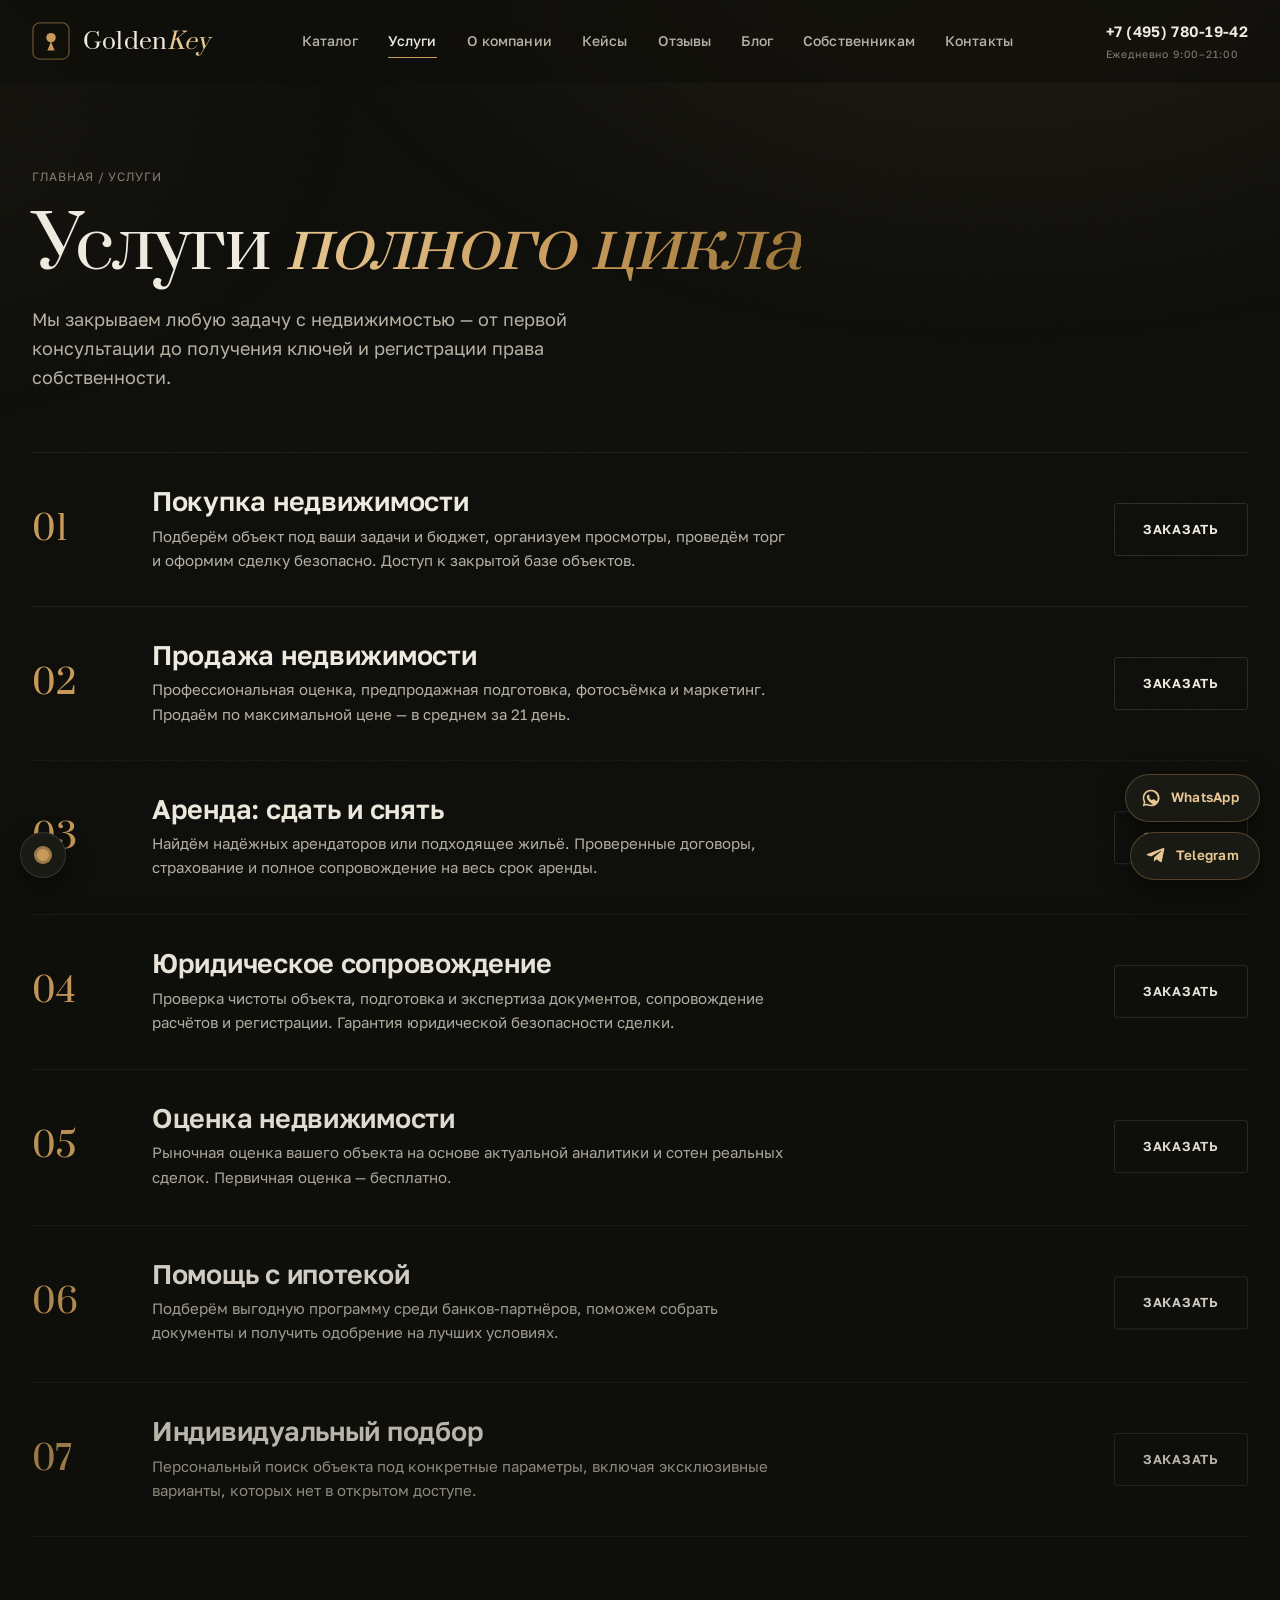
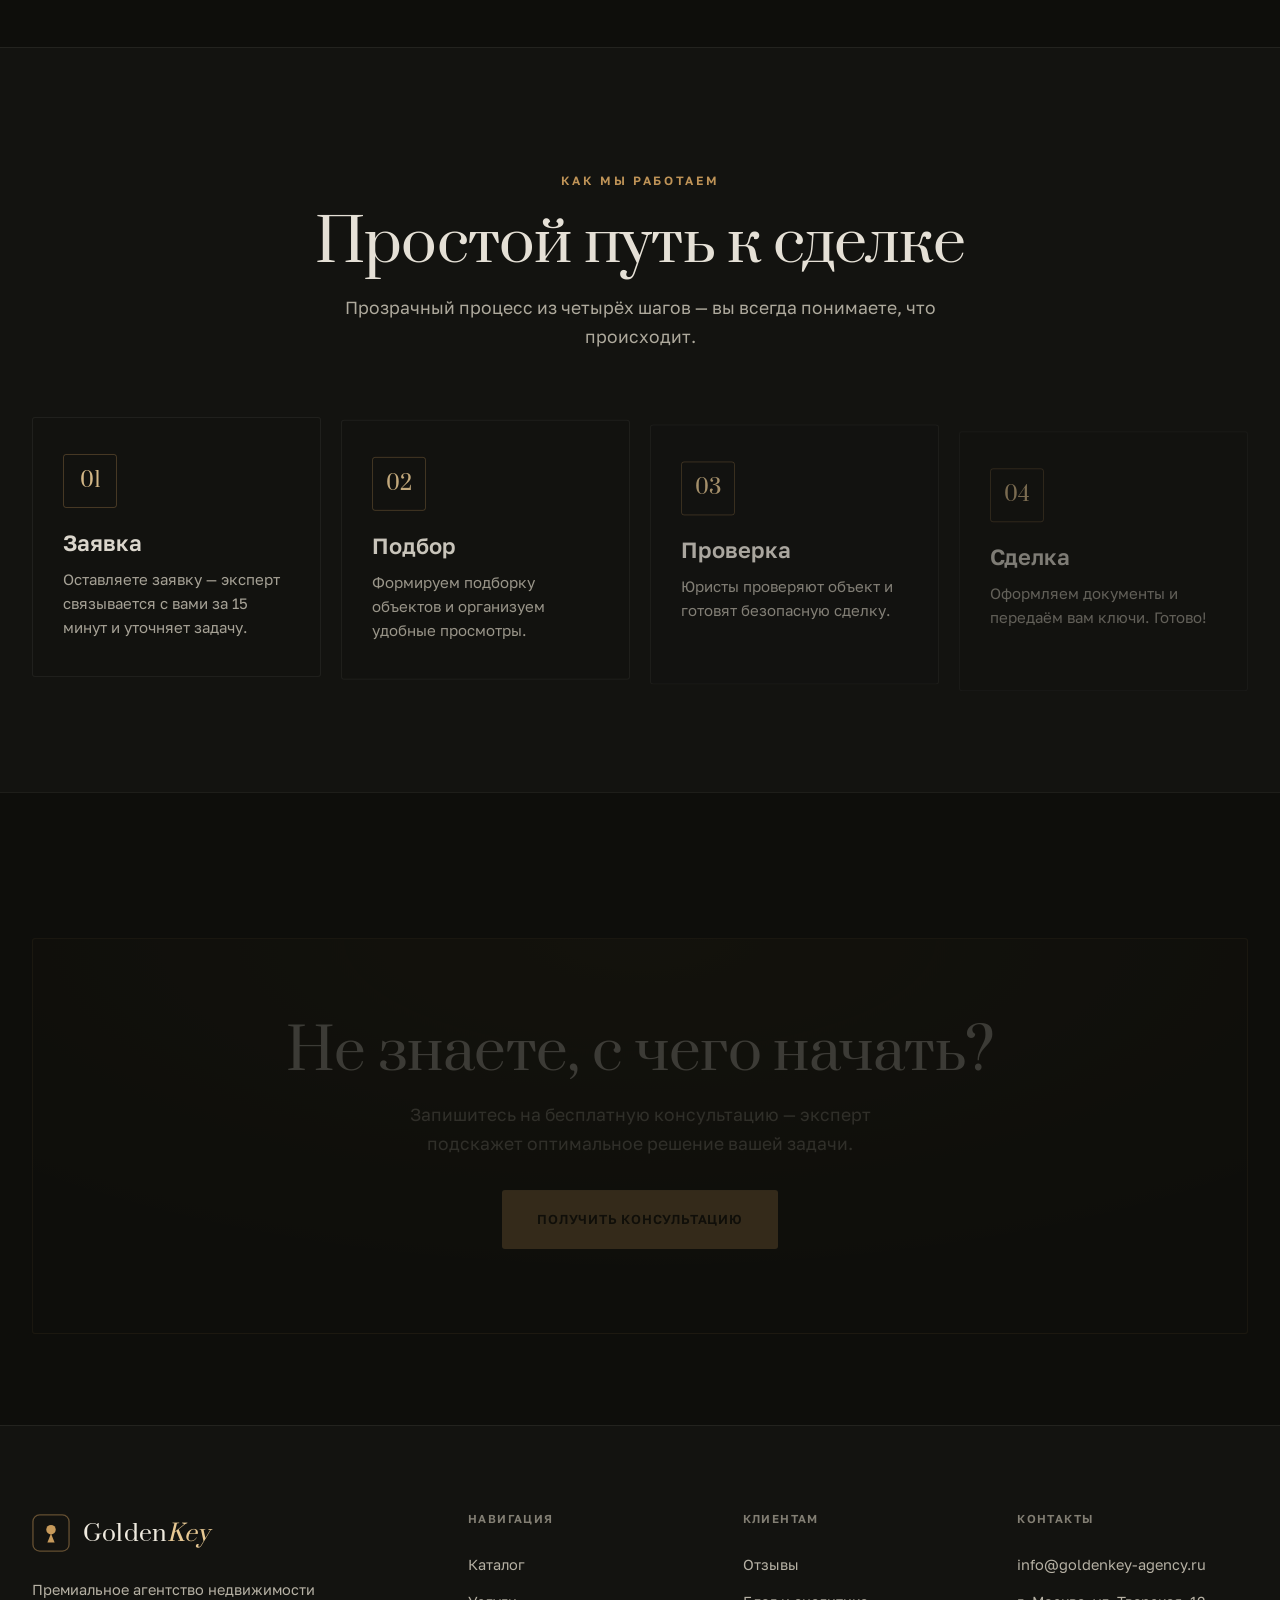
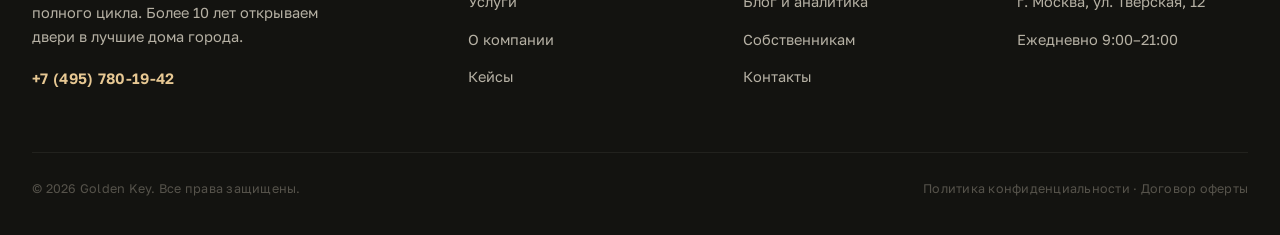
<file: services.html>
<!DOCTYPE html>
<html lang="ru">
<head>
  <meta charset="UTF-8">
  <meta name="viewport" content="width=device-width, initial-scale=1.0">
  <meta http-equiv="Content-Security-Policy" content="default-src 'self'; script-src 'self'; style-src 'self' 'unsafe-inline'; img-src 'self' data:; font-src 'self'; connect-src 'self'; object-src 'none'; base-uri 'self'; form-action 'self'">
  <meta name="referrer" content="strict-origin-when-cross-origin">
  <title>Услуги — Golden Key</title>
  <meta name="description" content="Услуги агентства Golden Key: покупка и продажа недвижимости, аренда, юридическое сопровождение, оценка, помощь с ипотекой. Прозрачная комиссия, работа по договору.">
  <link rel="canonical" href="https://vitaly-sokol911.github.io/agenstvo/services.html">
  <meta name="robots" content="noindex, nofollow">
  <meta name="theme-color" content="#0e0e0b">
  <link rel="icon" href="data:image/svg+xml,%3Csvg xmlns='http://www.w3.org/2000/svg' viewBox='0 0 40 40'%3E%3Crect width='40' height='40' rx='8' fill='%230e0e0b'/%3E%3Ccircle cx='20' cy='16.5' r='5' fill='%23c79a5b'/%3E%3Cpath d='M20 20.5 L16.2 30 H23.8 Z' fill='%23c79a5b'/%3E%3C/svg%3E">
  <meta property="og:type" content="website">
  <meta property="og:site_name" content="Golden Key">
  <meta property="og:locale" content="ru_RU">
  <meta property="og:url" content="https://vitaly-sokol911.github.io/agenstvo/services.html">
  <meta property="og:title" content="Услуги — Golden Key">
  <meta property="og:description" content="Услуги агентства Golden Key: покупка и продажа недвижимости, аренда, юридическое сопровождение, оценка, помощь с ипотекой. Прозрачная комиссия, работа по договору.">
  <meta property="og:image" content="https://vitaly-sokol911.github.io/agenstvo/assets/img/p1.jpg">
  <meta name="twitter:card" content="summary_large_image">
  <meta name="twitter:title" content="Услуги — Golden Key">
  <meta name="twitter:description" content="Услуги агентства Golden Key: покупка и продажа недвижимости, аренда, юридическое сопровождение, оценка, помощь с ипотекой. Прозрачная комиссия, работа по договору.">
  <meta name="twitter:image" content="https://vitaly-sokol911.github.io/agenstvo/assets/img/p1.jpg">
  <link rel="stylesheet" href="assets/css/style.css?v=20260923b">
</head>
<body>

  <header class="site-header">
    <div class="container nav">
      <a href="index.html" class="logo" aria-label="Golden Key — на главную"><span class="logo-mark" aria-hidden="true"><svg viewBox="0 0 40 40" fill="none" xmlns="http://www.w3.org/2000/svg"><rect x="1" y="1" width="38" height="38" rx="7" stroke="currentColor" stroke-opacity=".45" stroke-width="1.4"/><circle cx="20" cy="16.5" r="5" fill="currentColor"/><path d="M20 20.5 L16.2 30 H23.8 Z" fill="currentColor"/></svg></span><span class="logo-word">Golden<em>Key</em></span></a>
      <nav class="nav-menu">
        <a href="catalog.html">Каталог</a>
        <a href="services.html" class="active">Услуги</a>
        <a href="about.html">О компании</a>
        <a href="cases.html">Кейсы</a>
        <a href="reviews.html">Отзывы</a>
        <a href="blog.html">Блог</a>
        <a href="owners.html">Собственникам</a>
        <a href="contacts.html">Контакты</a>
      </nav>
      <div class="nav-cta">
        <a href="tel:+74957801942" class="nav-phone">+7 (495) 780-19-42<small>Ежедневно 9:00–21:00</small></a>
        <button class="burger" aria-label="Меню"><span></span><span></span><span></span></button>
      </div>
    </div>
  </header>

  <section class="page-hero">
    <div class="container">
      <div class="breadcrumb reveal"><a href="index.html">Главная</a> / Услуги</div>
      <h1 class="reveal d1">Услуги <span class="gold-text">полного цикла</span></h1>
      <p class="reveal d2">Мы закрываем любую задачу с недвижимостью — от первой консультации до получения ключей и регистрации права собственности.</p>
    </div>
  </section>

  <section class="section" style="padding-top:30px">
    <div class="container">
      <div class="service-row reveal"><div class="num">01</div><div><h3>Покупка недвижимости</h3><p>Подберём объект под ваши задачи и бюджет, организуем просмотры, проведём торг и оформим сделку безопасно. Доступ к закрытой базе объектов.</p></div><a href="contacts.html" class="btn btn-ghost">Заказать</a></div>
      <div class="service-row reveal"><div class="num">02</div><div><h3>Продажа недвижимости</h3><p>Профессиональная оценка, предпродажная подготовка, фотосъёмка и маркетинг. Продаём по максимальной цене — в среднем за 21 день.</p></div><a href="contacts.html" class="btn btn-ghost">Заказать</a></div>
      <div class="service-row reveal"><div class="num">03</div><div><h3>Аренда: сдать и снять</h3><p>Найдём надёжных арендаторов или подходящее жильё. Проверенные договоры, страхование и полное сопровождение на весь срок аренды.</p></div><a href="contacts.html" class="btn btn-ghost">Заказать</a></div>
      <div class="service-row reveal"><div class="num">04</div><div><h3>Юридическое сопровождение</h3><p>Проверка чистоты объекта, подготовка и экспертиза документов, сопровождение расчётов и регистрации. Гарантия юридической безопасности сделки.</p></div><a href="contacts.html" class="btn btn-ghost">Заказать</a></div>
      <div class="service-row reveal"><div class="num">05</div><div><h3>Оценка недвижимости</h3><p>Рыночная оценка вашего объекта на основе актуальной аналитики и сотен реальных сделок. Первичная оценка — бесплатно.</p></div><a href="contacts.html" class="btn btn-ghost">Заказать</a></div>
      <div class="service-row reveal"><div class="num">06</div><div><h3>Помощь с ипотекой</h3><p>Подберём выгодную программу среди банков-партнёров, поможем собрать документы и получить одобрение на лучших условиях.</p></div><a href="contacts.html" class="btn btn-ghost">Заказать</a></div>
      <div class="service-row reveal" style="border-bottom:1px solid var(--line-soft)"><div class="num">07</div><div><h3>Индивидуальный подбор</h3><p>Персональный поиск объекта под конкретные параметры, включая эксклюзивные варианты, которых нет в открытом доступе.</p></div><a href="contacts.html" class="btn btn-ghost">Заказать</a></div>
    </div>
  </section>

  <section class="section" style="background:var(--ink-1)">
    <div class="container">
      <div class="section-head center reveal"><div class="eyebrow">Как мы работаем</div><h2>Простой путь к сделке</h2><p>Прозрачный процесс из четырёх шагов — вы всегда понимаете, что происходит.</p></div>
      <div class="grid-4">
        <div class="feature reveal"><div class="ic">01</div><h3>Заявка</h3><p>Оставляете заявку — эксперт связывается с вами за 15 минут и уточняет задачу.</p></div>
        <div class="feature reveal d1"><div class="ic">02</div><h3>Подбор</h3><p>Формируем подборку объектов и организуем удобные просмотры.</p></div>
        <div class="feature reveal d2"><div class="ic">03</div><h3>Проверка</h3><p>Юристы проверяют объект и готовят безопасную сделку.</p></div>
        <div class="feature reveal d3"><div class="ic">04</div><h3>Сделка</h3><p>Оформляем документы и передаём вам ключи. Готово!</p></div>
      </div>
    </div>
  </section>

  <section class="section">
    <div class="container"><div class="cta-band reveal">
      <h2>Не знаете, с чего начать?</h2>
      <p>Запишитесь на бесплатную консультацию — эксперт подскажет оптимальное решение вашей задачи.</p>
      <a href="contacts.html" class="btn btn-gold btn-lg">Получить консультацию</a>
    </div></div>
  </section>

  <footer class="site-footer">
    <div class="container">
      <div class="footer-grid">
        <div class="footer-about">
          <a href="index.html" class="logo" aria-label="Golden Key — на главную"><span class="logo-mark" aria-hidden="true"><svg viewBox="0 0 40 40" fill="none" xmlns="http://www.w3.org/2000/svg"><rect x="1" y="1" width="38" height="38" rx="7" stroke="currentColor" stroke-opacity=".45" stroke-width="1.4"/><circle cx="20" cy="16.5" r="5" fill="currentColor"/><path d="M20 20.5 L16.2 30 H23.8 Z" fill="currentColor"/></svg></span><span class="logo-word">Golden<em>Key</em></span></a>
          <p>Премиальное агентство недвижимости полного цикла. Более 10 лет открываем двери в лучшие дома города.</p>
          <a href="tel:+74957801942" class="nav-phone" style="color:var(--brass-hi)">+7 (495) 780-19-42</a>
        </div>
        <div class="footer-col"><h4>Навигация</h4><a href="catalog.html">Каталог</a><a href="services.html">Услуги</a><a href="about.html">О компании</a><a href="cases.html">Кейсы</a></div>
        <div class="footer-col"><h4>Клиентам</h4><a href="reviews.html">Отзывы</a><a href="blog.html">Блог и аналитика</a><a href="owners.html">Собственникам</a><a href="contacts.html">Контакты</a></div>
        <div class="footer-col"><h4>Контакты</h4><a href="mailto:info@goldenkey-agency.ru">info@goldenkey-agency.ru</a><a href="contacts.html">г. Москва, ул. Тверская, 12</a><span class="footer-plain">Ежедневно 9:00–21:00</span></div>
      </div>
      <div class="footer-bottom"><span>© <span data-year>2026</span> Golden Key. Все права защищены.</span><span>Политика конфиденциальности · Договор оферты</span></div>
    </div>
  </footer>

  <div class="msg-dock">
    <a class="msg-btn msg-wa" data-label="WhatsApp" href="https://wa.me/74957801942" target="_blank" rel="noopener noreferrer" aria-label="Написать в WhatsApp">
      <svg viewBox="0 0 24 24" width="20" height="20" fill="currentColor" aria-hidden="true"><path d="M12 2a10 10 0 00-8.6 15L2 22l5.2-1.4A10 10 0 1012 2zm0 18a8 8 0 01-4.1-1.1l-.3-.2-3 .8.8-2.9-.2-.3A8 8 0 1112 20zm4.4-5.9c-.2-.1-1.4-.7-1.6-.8-.2-.1-.4-.1-.5.1l-.7.9c-.1.2-.3.2-.5.1a6.5 6.5 0 01-3.2-2.8c-.1-.2 0-.4.1-.5l.4-.5c.1-.2.1-.3 0-.5l-.7-1.7c-.2-.4-.4-.4-.5-.4h-.5c-.2 0-.5.1-.7.3-.700.7-1 1.7-1 2.8.1 1.6 1.2 3.1 1.4 3.3.2.2 2.3 3.5 5.5 4.7 2.7 1 3.3.8 3.9.8.6-.1 1.9-.8 2.2-1.5.3-.8.3-1.4.2-1.5-.1-.2-.3-.2-.5-.3z"/></svg>
    </a>
    <a class="msg-btn msg-tg" data-label="Telegram" href="https://t.me/goldenkey" target="_blank" rel="noopener noreferrer" aria-label="Написать в Telegram">
      <svg viewBox="0 0 24 24" width="20" height="20" fill="currentColor" aria-hidden="true"><path d="M21.9 4.3l-3 14.2c-.2 1-.8 1.3-1.7.8l-4.6-3.4-2.2 2.1c-.2.2-.5.5-1 .5l.3-4.7 8.6-7.8c.4-.3-.1-.5-.6-.2L6.1 12.6 1.5 11.2c-1-.3-1-1 .2-1.5l19-7.3c.8-.3 1.5.2 1.2 1.9z"/></svg>
    </a>
  </div>

  <script src="assets/js/main.js?v=20261026a"></script>
</body>
</html>
</file>
<file: assets/css/style.css>
/* ============================================================
   GOLDEN KEY — architectural real-estate house
   Design system: ink ground · brass accent · Prata / Golos Text
   Deliberately single-world (a gallery at night).
   ============================================================ */

@import url("../fonts/gf.css");

:root {
  /* — ground & neutrals (warm ink, chosen not defaulted) — */
  --ink:        #0e0e0b;
  --ink-1:      #131310;
  --ink-2:      #1a1a15;
  --ink-3:      #222019;
  /* — bone text scale — */
  --bone:       #efeadf;
  --bone-dim:   #b6b1a4;
  --bone-faint: #837f74;
  --bone-ghost: #56534b;
  /* — brass accent — */
  --brass:      #c79a5b;
  --brass-hi:   #e7c893;
  --brass-deep: #9a7538;
  /* — lines — */
  --line:       rgba(239, 234, 223, 0.13);
  --line-soft:  rgba(239, 234, 223, 0.07);
  --line-brass: rgba(199, 154, 91, 0.32);

  --font-display: "Prata", Georgia, "Times New Roman", serif;
  --font-body: "Golos Text", system-ui, -apple-system, "Segoe UI", sans-serif;

  --maxw: 1280px;
  --gutter: 32px;
  --ease: cubic-bezier(0.22, 1, 0.36, 1);
  --ease-io: cubic-bezier(0.65, 0, 0.35, 1);
}

* { margin: 0; padding: 0; box-sizing: border-box; }

html { -webkit-text-size-adjust: 100%; }
/* Lenis smooth-scroll owns scrolling; disable native smooth. */
html.lenis, html.lenis body { height: auto; }
.lenis.lenis-smooth { scroll-behavior: auto !important; }

body {
  font-family: var(--font-body);
  font-weight: 400;
  color: var(--bone);
  background: var(--ink);
  line-height: 1.62;
  overflow-x: hidden;
  -webkit-font-smoothing: antialiased;
  text-rendering: optimizeLegibility;
}

/* faint architectural glow over the whole page */
body::before {
  content: "";
  position: fixed;
  inset: 0;
  pointer-events: none;
  z-index: 1;
  background-image:
    radial-gradient(1200px 700px at 78% -8%, rgba(199, 154, 91, 0.10), transparent 60%),
    radial-gradient(900px 600px at -10% 12%, rgba(199, 154, 91, 0.05), transparent 55%);
}

a { color: inherit; text-decoration: none; }
img { max-width: 100%; display: block; }
ul { list-style: none; }
button { font-family: inherit; }

h1, h2, h3, h4 {
  font-family: var(--font-display);
  font-weight: 400;
  line-height: 1.04;
  letter-spacing: -0.01em;
  text-wrap: balance;
}

.container { width: 100%; max-width: var(--maxw); margin: 0 auto; padding: 0 var(--gutter); position: relative; z-index: 2; }

/* ---------- Type utilities ---------- */
.eyebrow {
  font-family: var(--font-body);
  font-size: 12px;
  font-weight: 600;
  letter-spacing: 0.22em;
  text-transform: uppercase;
  color: var(--brass);
  display: inline-flex;
  align-items: center;
  gap: 12px;
}
.eyebrow::before {
  content: "";
  width: 28px;
  height: 1px;
  background: var(--brass);
  opacity: 0.7;
}
.section-head.center .eyebrow::before { display: none; }

.gold { color: var(--brass-hi); }
.gold-text {
  background: linear-gradient(100deg, var(--brass-hi), var(--brass) 55%, var(--brass-deep));
  -webkit-background-clip: text;
  background-clip: text;
  -webkit-text-fill-color: transparent;
  font-style: italic;
}

.tnum { font-variant-numeric: tabular-nums; }

/* ---------- Buttons (architectural, minimal radius) ---------- */
.btn {
  --pad-y: 15px;
  display: inline-flex;
  align-items: center;
  gap: 12px;
  padding: var(--pad-y) 28px;
  border-radius: 3px;
  font-family: var(--font-body);
  font-weight: 600;
  font-size: 13px;
  letter-spacing: 0.06em;
  text-transform: uppercase;
  cursor: pointer;
  border: 1px solid transparent;
  transition: transform 0.4s var(--ease), background 0.35s, color 0.35s, border-color 0.35s;
  white-space: nowrap;
  position: relative;
}
.btn:focus-visible { outline: 2px solid var(--brass-hi); outline-offset: 3px; }
.btn-gold { background: var(--brass); color: #1a1305; }
.btn-gold:hover { background: var(--brass-hi); transform: translateY(-2px); }
.btn-ghost { background: transparent; color: var(--bone); border-color: var(--line); }
.btn-ghost:hover { border-color: var(--brass); color: var(--brass-hi); transform: translateY(-2px); }
.btn-lg { --pad-y: 18px; padding-left: 34px; padding-right: 34px; }
.btn .arw { transition: transform 0.4s var(--ease); }
.btn:hover .arw { transform: translateX(4px); }

/* ---------- Header ---------- */
.site-header {
  position: sticky;
  top: 0;
  z-index: 200;
  background: rgba(14, 14, 11, 0.6);
  backdrop-filter: blur(16px) saturate(120%);
  border-bottom: 1px solid transparent;
  transition: background 0.4s, border-color 0.4s;
}
.site-header.scrolled { background: rgba(11, 11, 9, 0.92); border-bottom-color: var(--line-soft); }
.nav { display: flex; align-items: center; justify-content: space-between; height: 82px; gap: 28px; }

/* logo */
.logo { display: inline-flex; align-items: center; gap: 13px; }
.logo-mark { width: 38px; height: 38px; display: block; flex-shrink: 0; color: var(--brass); }
.logo-mark svg { width: 100%; height: 100%; display: block; }
.logo-word {
  font-family: var(--font-display);
  font-size: 23px;
  line-height: 1;
  letter-spacing: 0.01em;
  color: var(--bone);
}
.logo-word em { font-style: italic; color: var(--brass-hi); }

.nav-menu { display: flex; align-items: center; gap: 30px; }
.nav-menu a {
  font-size: 14px;
  font-weight: 500;
  color: var(--bone-dim);
  letter-spacing: 0.01em;
  position: relative;
  padding: 4px 0;
  transition: color 0.3s;
}
.nav-menu a::after {
  content: "";
  position: absolute;
  left: 0; bottom: -2px;
  width: 0; height: 1px;
  background: var(--brass);
  transition: width 0.4s var(--ease);
}
.nav-menu a:hover, .nav-menu a.active { color: var(--bone); }
.nav-menu a:hover::after, .nav-menu a.active::after { width: 100%; }

.nav-cta { display: flex; align-items: center; gap: 18px; }
.nav-phone { font-weight: 600; font-size: 15px; letter-spacing: 0.02em; color: var(--bone); }
.nav-phone small { display: block; font-size: 10.5px; font-weight: 400; color: var(--bone-faint); letter-spacing: 0.08em; margin-top: 2px; }

.burger { display: none; flex-direction: column; gap: 5px; background: none; border: none; cursor: pointer; padding: 8px; }
.burger span { width: 26px; height: 1.5px; background: var(--bone); transition: 0.35s var(--ease); transform-origin: center; }
.burger.open span:nth-child(1) { transform: translateY(6.5px) rotate(45deg); }
.burger.open span:nth-child(2) { opacity: 0; }
.burger.open span:nth-child(3) { transform: translateY(-6.5px) rotate(-45deg); }

/* ---------- Hero ---------- */
.hero { position: relative; padding: 72px 0 84px; overflow: hidden; }
.hero-grid { display: grid; grid-template-columns: 1.06fr 0.94fr; gap: 48px; align-items: center; }
.hero h1 {
  font-size: clamp(46px, 7vw, 104px);
  line-height: 0.98;
  letter-spacing: -0.015em;
  margin: 24px 0 26px;
}
.hero h1 .line { display: block; overflow: hidden; }
.hero h1 .line > span { display: block; }
.hero p.lead { font-size: 18px; color: var(--bone-dim); max-width: 480px; margin-bottom: 36px; }
.hero-actions { display: flex; gap: 16px; flex-wrap: wrap; margin-bottom: 52px; }

.hero-stats { display: flex; gap: 40px; flex-wrap: wrap; }
.hero-stats .stat b { font-family: var(--font-display); font-size: 40px; line-height: 1; display: block; color: var(--bone); font-variant-numeric: tabular-nums; }
.hero-stats .stat span { font-size: 12.5px; color: var(--bone-faint); letter-spacing: 0.04em; margin-top: 8px; display: block; }

/* 3D vitrine */
.scene {
  position: relative;
  aspect-ratio: 1 / 1;
  max-height: 560px;
  border: 1px solid var(--line);
  border-radius: 4px;
  overflow: hidden;
  background:
    radial-gradient(120% 120% at 50% 30%, rgba(199, 154, 91, 0.08), transparent 60%),
    linear-gradient(180deg, var(--ink-1), var(--ink));
}
.scene canvas { position: absolute; inset: 0; width: 100% !important; height: 100% !important; display: block; }
.scene-corner { position: absolute; width: 18px; height: 18px; border: 1px solid var(--line-brass); z-index: 3; }
.scene-corner.tl { top: 14px; left: 14px; border-right: 0; border-bottom: 0; }
.scene-corner.tr { top: 14px; right: 14px; border-left: 0; border-bottom: 0; }
.scene-corner.bl { bottom: 14px; left: 14px; border-right: 0; border-top: 0; }
.scene-corner.br { bottom: 14px; right: 14px; border-left: 0; border-top: 0; }
.scene-cap {
  position: absolute;
  left: 18px; bottom: 16px;
  z-index: 3;
  font-size: 11px;
  letter-spacing: 0.16em;
  text-transform: uppercase;
  color: var(--bone-faint);
}
.scene-cap b { color: var(--brass-hi); font-weight: 600; }

/* ---------- Marquee ---------- */
.marquee { border-top: 1px solid var(--line-soft); border-bottom: 1px solid var(--line-soft); overflow: hidden; padding: 22px 0; }
.marquee-track { display: flex; gap: 0; white-space: nowrap; will-change: transform; }
.marquee-track span {
  font-family: var(--font-display);
  font-size: clamp(26px, 3.4vw, 44px);
  color: transparent;
  -webkit-text-stroke: 1px var(--line);
  padding: 0 34px;
  display: inline-flex;
  align-items: center;
  gap: 34px;
}
.marquee-track span::after { content: "✦"; -webkit-text-stroke: 0; color: var(--brass); font-size: 0.4em; }
.marquee-track .on { color: var(--bone); -webkit-text-stroke: 0; }

/* ---------- Sections ---------- */
.section { padding: 118px 0; position: relative; }
.section + .section { border-top: 1px solid var(--line-soft); }
.section-alt { background: var(--ink-1); }
.section-head { max-width: 760px; margin-bottom: 64px; }
.section-head.center { margin-left: auto; margin-right: auto; text-align: center; }
.section-head h2 { font-size: clamp(34px, 4.6vw, 62px); margin: 20px 0 20px; letter-spacing: -0.015em; }
.section-head p { color: var(--bone-dim); font-size: 17.5px; max-width: 620px; }
.section-head.center p { margin-left: auto; margin-right: auto; }

/* ---------- Stat band ---------- */
.stat-band { display: grid; grid-template-columns: repeat(4, 1fr); }
.stat-band .cell { padding: 4px 28px; border-left: 1px solid var(--line-soft); }
.stat-band .cell:first-child { border-left: 0; padding-left: 0; }
.stat-band .cell b {
  font-family: var(--font-display);
  font-size: clamp(40px, 5vw, 68px);
  line-height: 1;
  display: block;
  color: var(--bone);
  font-variant-numeric: tabular-nums;
}
.stat-band .cell span { color: var(--bone-faint); font-size: 13.5px; letter-spacing: 0.02em; margin-top: 14px; display: block; }

/* ---------- Grids ---------- */
.grid-3 { display: grid; grid-template-columns: repeat(3, 1fr); gap: 24px; }
.grid-2 { display: grid; grid-template-columns: repeat(2, 1fr); gap: 24px; }
.grid-4 { display: grid; grid-template-columns: repeat(4, 1fr); gap: 20px; }

/* ---------- Photos ---------- */
.ph { position: absolute; inset: 0; width: 100%; height: 100%; transition: transform 0.9s var(--ease); background-size: cover; background-position: center; background-repeat: no-repeat; }
.ph::before {
  content: "";
  position: absolute; inset: 0;
  background-image: repeating-linear-gradient(115deg, rgba(255,255,255,0.05) 0 1px, transparent 1px 26px);
  mix-blend-mode: overlay;
}
.ph::after { content: ""; position: absolute; inset: 0; background: linear-gradient(180deg, transparent 42%, rgba(8,8,6,0.62)); }
.ph-1 { background-image: linear-gradient(rgba(14,14,11,.16), rgba(14,14,11,.16)), url("../img/p1.webp"); }
.ph-2 { background-image: linear-gradient(rgba(14,14,11,.16), rgba(14,14,11,.16)), url("../img/p2.webp"); }
.ph-3 { background-image: linear-gradient(rgba(14,14,11,.16), rgba(14,14,11,.16)), url("../img/p3.webp"); }
.ph-4 { background-image: linear-gradient(rgba(14,14,11,.16), rgba(14,14,11,.16)), url("../img/p4.webp"); }
.ph-5 { background-image: linear-gradient(rgba(14,14,11,.16), rgba(14,14,11,.16)), url("../img/p5.webp"); }
.ph-6 { background-image: linear-gradient(rgba(14,14,11,.16), rgba(14,14,11,.16)), url("../img/p6.webp"); }

/* Team portraits */
.team-1 { background-image: linear-gradient(rgba(14,14,11,.12), rgba(14,14,11,.12)), url("../img/t1.webp"); }
.team-2 { background-image: linear-gradient(rgba(14,14,11,.12), rgba(14,14,11,.12)), url("../img/t2.webp"); }
.team-3 { background-image: linear-gradient(rgba(14,14,11,.12), rgba(14,14,11,.12)), url("../img/t3.webp"); }
.team-4 { background-image: linear-gradient(rgba(14,14,11,.12), rgba(14,14,11,.12)), url("../img/t4.webp"); }
.office  { background-image: linear-gradient(rgba(14,14,11,.14), rgba(14,14,11,.14)), url("../img/office.webp"); }
.country { background-image: linear-gradient(rgba(14,14,11,.14), rgba(14,14,11,.14)), url("../img/country.webp"); }

/* Hero atmosphere — a faint architectural photo behind the first screen */
.hero::before {
  content: ""; position: absolute; inset: 0; z-index: 0; pointer-events: none;
  background-image: linear-gradient(90deg, var(--ink) 4%, rgba(14,14,11,0.88) 44%, rgba(14,14,11,0.52) 100%), url("../img/p6.webp");
  background-size: cover; background-position: center right;
}

/* ---------- Property cards ---------- */
.prop-card {
  display: block;
  background: var(--ink-1);
  border: 1px solid var(--line-soft);
  border-radius: 4px;
  overflow: hidden;
  transition: border-color 0.4s, transform 0.5s var(--ease);
}
.prop-card:hover { border-color: var(--line-brass); }
.prop-card:hover .ph { transform: scale(1.06); }
.prop-photo { height: 240px; position: relative; overflow: hidden; }
.prop-photo .tag {
  position: absolute; top: 16px; left: 16px; z-index: 2;
  background: rgba(14,14,11,.6); backdrop-filter: blur(6px);
  border: 1px solid var(--line-brass); color: var(--brass-hi);
  font-size: 11px; font-weight: 600; letter-spacing: .16em; text-transform: uppercase;
  padding: 6px 12px; border-radius: 2px;
}
.prop-photo .price {
  position: absolute; bottom: 16px; right: 16px; z-index: 2;
  background: rgba(14,14,11,0.7); backdrop-filter: blur(6px);
  border: 1px solid var(--line);
  padding: 8px 14px; border-radius: 2px; font-weight: 600; font-size: 14px;
  font-variant-numeric: tabular-nums;
}
.prop-body { padding: 24px 24px 26px; }
.prop-body h3 { font-family: var(--font-body); font-weight: 600; font-size: 21px; letter-spacing: 0; line-height: 1.2; margin-bottom: 6px; }
.prop-body .addr { color: var(--bone-faint); font-size: 13.5px; margin-bottom: 18px; }
.prop-specs { display: flex; gap: 20px; color: var(--bone-dim); font-size: 13px; border-top: 1px solid var(--line-soft); padding-top: 16px; }
.prop-specs span { display: inline-flex; align-items: center; gap: 6px; }

/* ---------- Feature cards ---------- */
.feature { background: var(--ink-1); border: 1px solid var(--line-soft); border-radius: 4px; padding: 36px 30px; transition: border-color 0.4s, transform 0.5s var(--ease); }
.feature:hover { border-color: var(--line-brass); }
.feature .ic {
  width: 54px; height: 54px; border-radius: 3px;
  border: 1px solid var(--line-brass);
  display: flex; align-items: center; justify-content: center;
  margin-bottom: 24px; color: var(--brass-hi);
  font-family: var(--font-display); font-size: 20px;
}
.feature h3 { font-family: var(--font-body); font-weight: 600; font-size: 22px; margin-bottom: 12px; letter-spacing: 0; }
.feature p { color: var(--bone-dim); font-size: 15px; }

/* ---------- Service rows ---------- */
.service-row {
  display: grid; grid-template-columns: 92px 1fr auto; gap: 28px; align-items: center;
  padding: 34px 0; border-top: 1px solid var(--line-soft);
  transition: padding-left 0.45s var(--ease);
  position: relative;
}
.service-row::after { content: ""; position: absolute; left: 0; top: -1px; width: 0; height: 1px; background: var(--brass); transition: width 0.5s var(--ease); }
.service-row:hover { padding-left: 16px; }
.service-row:hover::after { width: 100%; }
.service-row .num { font-family: var(--font-display); font-size: 34px; color: var(--brass); font-variant-numeric: tabular-nums; }
.service-row h3 { font-family: var(--font-body); font-weight: 600; font-size: 27px; margin-bottom: 8px; }
.service-row p { color: var(--bone-dim); font-size: 15px; max-width: 640px; }

/* ---------- Cases ---------- */
.case-card { background: var(--ink-1); border: 1px solid var(--line-soft); border-radius: 4px; overflow: hidden; transition: border-color 0.4s, transform 0.5s var(--ease); }
.case-card:hover { border-color: var(--line-brass); }
.case-photo { height: 210px; position: relative; overflow: hidden; }
.case-photo .chip { position: absolute; bottom: 16px; left: 16px; z-index: 2; background: rgba(14,14,11,0.72); border: 1px solid var(--line); padding: 6px 12px; border-radius: 2px; font-size: 11.5px; letter-spacing: 0.06em; text-transform: uppercase; }
.case-body { padding: 28px; }
.case-body h3 { font-family: var(--font-body); font-weight: 600; font-size: 22px; margin-bottom: 12px; line-height: 1.25; }
.case-body p { color: var(--bone-dim); font-size: 14.5px; margin-bottom: 22px; }
.case-result { display: flex; gap: 26px; border-top: 1px solid var(--line-soft); padding-top: 20px; }
.case-result b { font-family: var(--font-display); font-size: 26px; color: var(--brass-hi); display: block; font-variant-numeric: tabular-nums; }
.case-result span { font-size: 12px; color: var(--bone-faint); letter-spacing: 0.02em; }

/* ---------- Reviews ---------- */
.review-card { background: var(--ink-1); border: 1px solid var(--line-soft); border-radius: 4px; padding: 34px; transition: border-color 0.4s, transform 0.5s var(--ease); }
.review-card:hover { border-color: var(--line-brass); }
.review-card .stars { color: var(--brass); letter-spacing: 3px; margin-bottom: 20px; font-size: 13px; }
.review-card p { font-family: var(--font-display); font-size: 20px; line-height: 1.45; margin-bottom: 26px; color: var(--bone); }
.review-author { display: flex; align-items: center; gap: 14px; }
.avatar { width: 46px; height: 46px; border-radius: 50%; border: 1px solid var(--line-brass); display: flex; align-items: center; justify-content: center; color: var(--brass-hi); font-family: var(--font-display); font-size: 20px; flex-shrink: 0; }
.review-author b { display: block; font-size: 14.5px; font-weight: 600; }
.review-author span { font-size: 12.5px; color: var(--bone-faint); }

/* ---------- Blog ---------- */
.post-card { display: block; background: var(--ink-1); border: 1px solid var(--line-soft); border-radius: 4px; overflow: hidden; transition: border-color 0.4s, transform 0.5s var(--ease); }
.post-card:hover { border-color: var(--line-brass); }
.post-card:hover .ph { transform: scale(1.06); }
.post-photo { height: 200px; position: relative; overflow: hidden; }
.post-body { padding: 26px; }
.post-body .meta { font-size: 11.5px; color: var(--brass); letter-spacing: 0.14em; text-transform: uppercase; margin-bottom: 14px; }
.post-body h3 { font-family: var(--font-body); font-weight: 600; font-size: 20px; margin-bottom: 10px; line-height: 1.3; }
.post-body p { color: var(--bone-dim); font-size: 14.5px; margin-bottom: 18px; }
.read-more { color: var(--brass-hi); font-weight: 600; font-size: 12px; letter-spacing: 0.08em; text-transform: uppercase; display: inline-flex; gap: 9px; transition: gap 0.35s var(--ease); }
.post-card:hover .read-more, .prop-card:hover .read-more { gap: 15px; }

/* ---------- Team ---------- */
.team-card { text-align: left; }
.team-photo { height: 320px; border-radius: 4px; position: relative; overflow: hidden; margin-bottom: 20px; }
.team-card h3 { font-family: var(--font-body); font-weight: 600; font-size: 21px; margin-bottom: 4px; }
.team-card .role { color: var(--brass); font-size: 13px; letter-spacing: 0.04em; margin-bottom: 10px; }
.team-card p { color: var(--bone-dim); font-size: 14px; }

/* ---------- Forms ---------- */
.form-card { background: var(--ink-1); border: 1px solid var(--line); border-radius: 4px; padding: 44px; }
.field { margin-bottom: 20px; }
.field label { display: block; font-size: 11.5px; text-transform: uppercase; letter-spacing: 0.1em; color: var(--bone-faint); margin-bottom: 9px; }
.field input, .field select, .field textarea {
  width: 100%; padding: 14px 16px;
  background: var(--ink); border: 1px solid var(--line-soft); border-radius: 3px;
  color: var(--bone); font-family: var(--font-body); font-size: 15px;
  transition: border-color 0.3s, box-shadow 0.3s;
}
.field input::placeholder, .field textarea::placeholder { color: var(--bone-ghost); }
.field input:focus, .field select:focus, .field textarea:focus { outline: none; border-color: var(--brass); box-shadow: 0 0 0 3px rgba(199,154,91,0.14); }
.field textarea { resize: vertical; min-height: 118px; }
.field select { appearance: none; -webkit-appearance: none; cursor: pointer; }

/* ---------- Filter bar ---------- */
.filter-bar { background: var(--ink-1); border: 1px solid var(--line); border-radius: 4px; padding: 24px; display: grid; grid-template-columns: repeat(4, 1fr) auto; gap: 18px; align-items: end; margin-bottom: 48px; }

/* ---------- CTA ---------- */
.cta-band {
  position: relative; border: 1px solid var(--line-brass); border-radius: 4px;
  padding: 84px 50px; text-align: center; overflow: hidden;
  background:
    radial-gradient(120% 140% at 50% 0%, rgba(199,154,91,0.12), transparent 60%),
    var(--ink-1);
}
.cta-band h2 { font-size: clamp(34px, 4.4vw, 58px); margin-bottom: 20px; }
.cta-band p { color: var(--bone-dim); font-size: 17.5px; max-width: 560px; margin: 0 auto 32px; }

/* ---------- Page hero (inner) ---------- */
.page-hero { padding: 84px 0 30px; }
.breadcrumb { font-size: 12px; letter-spacing: 0.06em; text-transform: uppercase; color: var(--bone-faint); margin-bottom: 24px; }
.breadcrumb a:hover { color: var(--brass-hi); }
.page-hero h1 { font-size: clamp(42px, 5.6vw, 84px); margin-bottom: 20px; letter-spacing: -0.015em; }
.page-hero p { color: var(--bone-dim); font-size: 18px; max-width: 640px; }

/* ---------- Detail gallery ---------- */
.gallery { display: grid; grid-template-columns: 2fr 1fr 1fr; grid-template-rows: 1fr 1fr; gap: 12px; height: 500px; margin-bottom: 48px; }
.gallery > div { border-radius: 4px; position: relative; overflow: hidden; }
.gallery > div:first-child { grid-row: 1 / 3; }
.spec-grid { display: grid; grid-template-columns: repeat(4, 1fr); gap: 14px; }
.spec-item { background: var(--ink-1); border: 1px solid var(--line-soft); border-radius: 4px; padding: 22px; }
.spec-item span { color: var(--bone-faint); font-size: 12px; letter-spacing: 0.04em; display: block; margin-bottom: 8px; text-transform: uppercase; }
.spec-item b { font-family: var(--font-display); font-size: 22px; font-weight: 400; }

/* ---------- Footer ---------- */
.site-footer { border-top: 1px solid var(--line-soft); padding: 88px 0 36px; background: var(--ink-1); }
.footer-grid { display: grid; grid-template-columns: 1.7fr 1fr 1fr 1fr; gap: 44px; margin-bottom: 56px; }
.footer-grid > * { min-width: 0; }
.footer-about p { color: var(--bone-dim); font-size: 14.5px; margin: 18px 0; max-width: 300px; }
.footer-col h4 { font-family: var(--font-body); font-weight: 600; font-size: 11.5px; letter-spacing: 0.12em; text-transform: uppercase; color: var(--bone-faint); margin-bottom: 20px; }
.footer-col a { display: block; color: var(--bone-dim); font-size: 14.5px; padding: 7px 0; transition: color 0.3s; }
.footer-col a:hover { color: var(--brass-hi); }
.footer-bottom { border-top: 1px solid var(--line-soft); padding-top: 26px; display: flex; justify-content: space-between; gap: 12px; flex-wrap: wrap; color: var(--bone-ghost); font-size: 12.5px; letter-spacing: 0.02em; }

/* ---------- Lists ---------- */
.list-check li { padding: 11px 0 11px 34px; position: relative; color: var(--bone-dim); }
.list-check li::before { content: ""; position: absolute; left: 0; top: 18px; width: 16px; height: 1px; background: var(--brass); }

.mini-note { color: var(--bone-ghost); font-size: 12px; margin-top: 16px; text-align: center; letter-spacing: 0.02em; }

/* ---------- Motion primitives (GSAP-driven; JS sets initial state) ---------- */
/* GSAP сам выставляет will-change на время анимации — держать его постоянно на 40 блоках дороже, чем полезнее. */
.tilt { transform-style: preserve-3d; will-change: transform; }

@media (prefers-reduced-motion: reduce) {
  *, *::before, *::after { animation-duration: 0.001ms !important; animation-iteration-count: 1 !important; transition-duration: 0.001ms !important; scroll-behavior: auto !important; }
  .reveal { opacity: 1 !important; transform: none !important; }
}

/* ---------- Responsive ---------- */
@media (max-width: 1040px) {
  .hero-grid { grid-template-columns: 1fr; gap: 40px; }
  .scene { max-height: 440px; }
  .grid-3, .grid-4 { grid-template-columns: repeat(2, 1fr); }
  .footer-grid { grid-template-columns: 1fr 1fr; }
  .filter-bar { grid-template-columns: 1fr 1fr; }
  .gallery { grid-template-columns: 1fr 1fr; grid-template-rows: repeat(3, 150px); height: auto; }
  .gallery > div:first-child { grid-row: 1; grid-column: 1 / 3; }
  .spec-grid { grid-template-columns: repeat(2, 1fr); }
}

/* Горизонтальному меню нужно ~1056px только под ссылки, поэтому бургер
   включается с 1100px, а не с 760px — иначе шапка рвётся на планшетах. */
@media (max-width: 1100px) {
  .nav-menu {
    position: fixed; inset: 82px 0 auto 0; flex-direction: column; align-items: flex-start;
    background: var(--ink-1); border-bottom: 1px solid var(--line); padding: 22px var(--gutter);
    gap: 2px; transform: translateY(-130%); transition: transform 0.5s var(--ease); z-index: 199;
  }
  .nav-menu.open { transform: translateY(0); }
  .nav-menu a { padding: 13px 0; width: 100%; border-bottom: 1px solid var(--line-soft); font-size: 16px; }
  .burger { display: flex; }
}
@media (max-width: 760px) {
  :root { --gutter: 22px; }
  .nav-phone { display: none; }
  .grid-3, .grid-2, .grid-4 { grid-template-columns: 1fr; }
  .grid-2 > *, .grid-3 > *, .grid-4 > *, .bento > *, .split-cta > * { min-width: 0; }
  .btn { white-space: normal; }
  .btn-lg { padding-left: 22px; padding-right: 22px; }
  .stat-band { grid-template-columns: 1fr 1fr; gap: 32px 0; }
  .stat-band .cell { border-left: 0; padding-left: 0; }
  .footer-grid { grid-template-columns: 1fr 1fr; gap: 30px 26px; }
  .footer-about { grid-column: 1 / -1; }
  .filter-bar { grid-template-columns: 1fr; }
  .service-row { grid-template-columns: 56px 1fr; }
  .service-row .btn { grid-column: 2; justify-self: start; }
  .spec-grid { grid-template-columns: 1fr 1fr; }
  .section { padding: 78px 0; }
  .cta-band { padding: 56px 24px; }
  .form-card { padding: 28px; }
  .hero-stats { gap: 26px; }
}

/* ============================================================
   Accent themes — switch the brass tokens; everything follows
   ============================================================ */
:root[data-accent="emerald"]   { --brass: #2f9e6f; --brass-hi: #7fe0b4; --brass-deep: #1c6b49; --line-brass: rgba(47,158,111,0.32); }
:root[data-accent="sapphire"]  { --brass: #5484d8; --brass-hi: #9cbcf2; --brass-deep: #33538f; --line-brass: rgba(84,132,216,0.32); }
:root[data-accent="copper"]    { --brass: #cf7a4f; --brass-hi: #efab7d; --brass-deep: #8f4e2c; --line-brass: rgba(207,122,79,0.32); }
:root[data-accent="champagne"] { --brass: #cbbf9f; --brass-hi: #efe7d2; --brass-deep: #8f866f; --line-brass: rgba(216,207,186,0.34); }
:root[data-accent="bordo"]     { --brass: #b34a5d; --brass-hi: #dd8794; --brass-deep: #7d2f3d; --line-brass: rgba(179,74,93,0.32); }

/* ---------- Accent switcher ---------- */
.theme-switch { position: fixed; left: 20px; bottom: 20px; z-index: 300; display: flex; align-items: center; gap: 10px; }
.theme-fab {
  width: 46px; height: 46px; border-radius: 50%; border: 1px solid var(--line);
  background: var(--ink-2); cursor: pointer; display: flex; align-items: center; justify-content: center;
  box-shadow: 0 10px 26px rgba(0,0,0,0.45); transition: transform 0.3s var(--ease), border-color 0.3s; order: 1;
}
.theme-fab:hover { transform: translateY(-2px); border-color: var(--line-brass); }
.theme-fab span { width: 18px; height: 18px; border-radius: 50%; background: var(--brass); box-shadow: inset 0 0 0 3px rgba(0,0,0,0.22); transition: background 0.35s; }
.theme-pop {
  order: 2; display: flex; gap: 9px; padding: 11px 13px; background: var(--ink-2);
  border: 1px solid var(--line); border-radius: 100px; box-shadow: 0 10px 26px rgba(0,0,0,0.45);
  opacity: 0; transform: translateX(-14px) scale(0.96); transform-origin: left center;
  pointer-events: none; transition: 0.35s var(--ease);
}
.theme-switch.open .theme-pop { opacity: 1; transform: none; pointer-events: auto; }
.theme-dot {
  width: 27px; height: 27px; border-radius: 50%; border: 2px solid transparent;
  background: var(--sw); cursor: pointer; padding: 0; transition: transform 0.2s var(--ease), border-color 0.2s;
}
.theme-dot:hover { transform: scale(1.14); }
.theme-dot[aria-pressed="true"] { border-color: var(--bone); }
.theme-dot:focus-visible { outline: 2px solid var(--bone); outline-offset: 2px; }
@media (max-width: 760px) {
  .theme-switch { left: 14px; bottom: 14px; }
  .theme-pop { flex-wrap: wrap; max-width: 190px; }
}

/* ============================================================
   2026 polish — grain, depth, layered shadows, bento
   ============================================================ */

/* Premium film grain over the whole page (no flat backgrounds) */
body::after {
  content: "";
  position: fixed; inset: 0; pointer-events: none; z-index: 1;
  opacity: 0.04; mix-blend-mode: overlay;
  background-image: url("data:image/svg+xml,%3Csvg xmlns='http://www.w3.org/2000/svg'%3E%3Cfilter id='n'%3E%3CfeTurbulence type='fractalNoise' baseFrequency='0.9' numOctaves='2' stitchTiles='stitch'/%3E%3C/filter%3E%3Crect width='100%25' height='100%25' filter='url(%23n)'/%3E%3C/svg%3E");
}

/* Layered, diffused shadow on card hover (depth, not a flat lift) */
.prop-card:hover, .case-card:hover, .post-card:hover,
.review-card:hover, .feature:hover {
  box-shadow: 0 2px 0 rgba(255,255,255,0.03) inset, 0 26px 54px rgba(0,0,0,0.5);
}

/* ---------- Bento grid (asymmetric feature layout) ---------- */
.bento { display: grid; grid-template-columns: repeat(12, 1fr); grid-auto-rows: minmax(148px, auto); gap: 16px; }
.bento-cell {
  position: relative; display: flex; flex-direction: column; justify-content: space-between;
  background: var(--ink-1); border: 1px solid var(--line-soft); border-radius: 6px; padding: 30px;
  overflow: hidden; transition: border-color 0.4s, transform 0.55s var(--ease), box-shadow 0.55s var(--ease);
}
.bento-cell:hover { border-color: var(--line-brass); transform: translateY(-4px); box-shadow: 0 2px 0 rgba(255,255,255,0.03) inset, 0 26px 54px rgba(0,0,0,0.5); }
.bento-cell .b-ic { width: 46px; height: 46px; border-radius: 13px; border: 1px solid var(--line-brass); display: flex; align-items: center; justify-content: center; color: var(--brass-hi); }
.bento-cell h3 { font-family: var(--font-body); font-weight: 600; font-size: 20px; letter-spacing: 0; line-height: 1.2; margin: 20px 0 8px; }
.bento-cell p { color: var(--bone-dim); font-size: 14.5px; }
.b-num { font-family: var(--font-display); font-size: clamp(52px, 6.5vw, 96px); line-height: 0.88; letter-spacing: -0.02em; color: var(--bone); font-variant-numeric: tabular-nums; }
.b-num em { font-style: italic; color: var(--brass-hi); }
.b-txt { margin-top: 20px; }

.b-a { grid-column: 1 / 6; grid-row: 1 / 3; }
.b-b { grid-column: 6 / 10; grid-row: 1 / 2; }
.b-c { grid-column: 10 / 13; grid-row: 1 / 3; }
.b-d { grid-column: 6 / 10; grid-row: 2 / 3; }
.b-e { grid-column: 1 / 5; grid-row: 3 / 4; }
.b-f { grid-column: 5 / 10; grid-row: 3 / 4; }
.b-g { grid-column: 10 / 13; grid-row: 3 / 4; }

/* frosted accent CTA cell — glass over a tinted ground */
.bento-cta {
  justify-content: space-between;
  background:
    linear-gradient(150deg, rgba(199,154,91,0.16), rgba(199,154,91,0.03)),
    var(--ink-1);
  border-color: var(--line-brass);
  backdrop-filter: blur(6px);
}
.bento-cta h3 { color: var(--bone); }
.bento-cta p { color: var(--brass-hi); font-weight: 600; }
.bento-cta .b-ic { border-color: var(--brass); background: rgba(199,154,91,0.1); }

@media (max-width: 1040px) {
  .bento { grid-template-columns: repeat(6, 1fr); }
  .b-a { grid-column: 1 / 4; grid-row: 1 / 3; }
  .b-b { grid-column: 4 / 7; grid-row: 1 / 2; }
  .b-c { grid-column: 4 / 7; grid-row: 2 / 3; }
  .b-d { grid-column: 1 / 4; grid-row: 3 / 4; }
  .b-e { grid-column: 4 / 7; grid-row: 3 / 4; }
  .b-f { grid-column: 1 / 4; grid-row: 4 / 5; }
  .b-g { grid-column: 4 / 7; grid-row: 4 / 5; }
}
@media (max-width: 760px) {
  .bento { grid-template-columns: 1fr; grid-auto-rows: auto; }
  .bento-cell { grid-column: 1 / -1 !important; grid-row: auto !important; min-height: 150px; }
}

/* ============================================================
   Конверсионные блоки + доводка визуального языка
   Приёмы: Light Luxury (бейдж-обводка, золотая линия, малые радиусы),
   Editorial Serif (hairline-разделители), Dark Mono (сдержанный акцент)
   ============================================================ */

/* ---------- Развилка аудитории на первом экране ---------- */
.split-cta { display: grid; grid-template-columns: 1fr 1fr; gap: 14px; margin-bottom: 28px; }
.split-card {
  display: flex; flex-direction: column; gap: 6px;
  padding: 22px 22px 20px; border: 1px solid var(--line);
  border-radius: 3px; background: var(--ink-1);
  transition: border-color .4s, transform .4s var(--ease), background .4s;
}
.split-card:hover { border-color: var(--line-brass); transform: translateY(-3px); background: var(--ink-2); }
.split-card:focus-visible { outline: 2px solid var(--brass-hi); outline-offset: 3px; }
.sc-label { font-size: 11px; letter-spacing: .18em; text-transform: uppercase; color: var(--brass); }
.sc-title { font-family: var(--font-display); font-size: 20px; line-height: 1.2; color: var(--bone); }
.sc-go { margin-top: 6px; font-size: 12.5px; font-weight: 600; letter-spacing: .04em; color: var(--bone-dim); display: inline-flex; align-items: center; gap: 8px; transition: color .3s, gap .3s var(--ease); }
.split-card:hover .sc-go { color: var(--brass-hi); gap: 13px; }
.hero-note { font-size: 12.5px; color: var(--bone-faint); margin-bottom: 40px; letter-spacing: .02em; }

/* ---------- Комиссия ---------- */
.fee-card { background: var(--ink-1); border: 1px solid var(--line-soft); border-radius: 3px; padding: 30px 26px; transition: border-color .4s, transform .5s var(--ease); }
.fee-card:hover { border-color: var(--line-brass); transform: translateY(-4px); }
.fee-role { font-size: 11px; letter-spacing: .18em; text-transform: uppercase; color: var(--bone-faint); margin-bottom: 14px; }
.fee-num { font-family: var(--font-display); font-size: clamp(38px, 4.6vw, 56px); line-height: 1; color: var(--bone); margin-bottom: 14px; font-variant-numeric: tabular-nums; }
.fee-card p { color: var(--bone-dim); font-size: 14.5px; }
.fee-accent { border-color: var(--line-brass); }
.fee-accent .fee-num { color: var(--brass-hi); }
.fee-note { margin-top: 26px; padding-top: 20px; border-top: 1px solid var(--line-soft); color: var(--bone-faint); font-size: 13.5px; max-width: 720px; }

/* ---------- Сравнение «сам / с нами» ---------- */
.cmp-grid { display: grid; grid-template-columns: 1fr 1fr; gap: 22px; }
.cmp-col { padding: 30px 28px; border: 1px solid var(--line-soft); border-radius: 3px; background: var(--ink); }
.cmp-col-accent { border-color: var(--line-brass); background: var(--ink-1); }
.cmp-h { font-family: var(--font-body); font-weight: 600; font-size: 17px; letter-spacing: .02em; margin-bottom: 18px; color: var(--bone-faint); }
.cmp-col-accent .cmp-h { color: var(--brass-hi); }
.cmp-list { display: flex; flex-direction: column; }
.cmp-list li { position: relative; padding: 12px 0 12px 30px; border-top: 1px solid var(--line-soft); font-size: 14.5px; line-height: 1.5; }
.cmp-list li:first-child { border-top: 0; }
.cmp-minus li { color: var(--bone-faint); }
.cmp-minus li::before { content: ""; position: absolute; left: 0; top: 21px; width: 13px; height: 1px; background: var(--bone-ghost); }
.cmp-plus li { color: var(--bone-dim); }
.cmp-plus li::before {
  content: ""; position: absolute; left: 0; top: 16px; width: 11px; height: 6px;
  border-left: 1.5px solid var(--brass); border-bottom: 1.5px solid var(--brass);
  transform: rotate(-45deg);
}

/* ---------- FAQ (нативный details — без JS, доступно с клавиатуры) ---------- */
.faq { max-width: 880px; border-top: 1px solid var(--line-soft); }
.faq-item { border-bottom: 1px solid var(--line-soft); }
.faq-item summary {
  list-style: none; cursor: pointer; padding: 22px 44px 22px 0; position: relative;
  font-family: var(--font-body); font-weight: 600; font-size: 17px; color: var(--bone);
  transition: color .3s;
}
.faq-item summary::-webkit-details-marker { display: none; }
.faq-item summary:hover { color: var(--brass-hi); }
.faq-item summary:focus-visible { outline: 2px solid var(--brass-hi); outline-offset: 3px; }
.faq-item summary::after,
.faq-item summary::before {
  content: ""; position: absolute; right: 6px; top: 50%; width: 14px; height: 1.5px; margin-top: -.75px;
  background: var(--brass); transition: transform .35s var(--ease), opacity .3s;
}
.faq-item summary::after { top: 50%; right: 12.25px; width: 1.5px; height: 14px; margin-top: -7px; }
.faq-item[open] summary::after { transform: rotate(90deg); opacity: 0; }
.faq-item[open] summary { color: var(--brass-hi); }
.faq-a { padding: 0 60px 24px 0; }
.faq-a p { color: var(--bone-dim); font-size: 15px; line-height: 1.62; }

/* ---------- Форма-заявка на главной ---------- */
.form-split { gap: 48px; align-items: center; }
.form-title { font-size: clamp(28px, 3.4vw, 42px); margin: 18px 0 16px; }
.form-submit { width: 100%; justify-content: center; margin-top: 4px; }
/* ловушка для спам-ботов: скрыта визуально, но не display:none */
.hp-field { position: absolute; left: -9999px; width: 1px; height: 1px; overflow: hidden; }
/* Подпись есть для скринридера, но не занимает места в макете. */
.visually-hidden { position: absolute; width: 1px; height: 1px; margin: -1px; padding: 0; overflow: hidden; clip: rect(0 0 0 0); white-space: nowrap; border: 0; }

/* ---------- Окно связи ---------- */
.cmodal { position: fixed; inset: 0; z-index: 500; display: flex; align-items: center; justify-content: center; padding: 24px; }
/* display у класса перебивает атрибут hidden — возвращаем ему силу. */
.cmodal[hidden] { display: none; }
.cmodal-back { position: absolute; inset: 0; background: rgba(6, 6, 5, 0.72); backdrop-filter: blur(3px); animation: cmFade 0.3s var(--ease); }
.cmodal-card {
  position: relative; width: 100%; max-width: 460px; max-height: calc(100vh - 48px); overflow-y: auto;
  background: var(--ink-1); border: 1px solid var(--line-brass); border-radius: 3px;
  padding: 34px 30px 28px; box-shadow: 0 30px 80px rgba(0, 0, 0, 0.6);
  animation: cmRise 0.4s var(--ease);
}
.cmodal-close {
  position: absolute; top: 12px; right: 14px; width: 34px; height: 34px;
  display: flex; align-items: center; justify-content: center;
  background: transparent; border: 0; cursor: pointer;
  color: var(--bone-faint); font-size: 26px; line-height: 1; border-radius: 2px;
  transition: color 0.3s;
}
.cmodal-close:hover { color: var(--brass-hi); }
.cmodal-title { font-family: var(--font-display); font-size: 27px; line-height: 1.15; margin: 14px 0 8px; color: var(--bone); }
.cmodal-sub { color: var(--brass-hi); font-size: 14.5px; margin-bottom: 22px; }
.cmodal-card .field { margin-bottom: 14px; }
.cmodal-card .mini-note { margin-top: 14px; }

@keyframes cmFade { from { opacity: 0; } to { opacity: 1; } }
@keyframes cmRise { from { opacity: 0; transform: translateY(18px); } to { opacity: 1; transform: none; } }

@media (max-width: 520px) {
  .cmodal { padding: 14px; }
  .cmodal-card { padding: 30px 22px 24px; }
  .cmodal-title { font-size: 23px; }
  /* На узкой карточке телефон с часами работы впритык — даём ему влезть в строку. */
  .cmodal-sub { font-size: 13px; }
}


/* ---------- Мессенджеры ---------- */
.msg-dock { position: fixed; right: 20px; bottom: 20px; z-index: 301; display: flex; flex-direction: column; align-items: flex-end; gap: 10px; }
.msg-btn {
  height: 48px; padding: 0 20px 0 15px; border-radius: 100px;
  display: flex; align-items: center; gap: 10px;
  background: var(--ink-2); border: 1px solid var(--line-brass); color: var(--brass-hi);
  box-shadow: 0 10px 26px rgba(0, 0, 0, 0.5);
  transition: transform .3s var(--ease), color .3s, border-color .3s, background .3s;
}
/* Подпись всегда на виду: голый кружок в углу читается как декор. */
.msg-btn::after {
  content: attr(data-label);
  font-family: var(--font-body); font-size: 13.5px; font-weight: 600;
  letter-spacing: .02em; white-space: nowrap;
}
.msg-btn:hover { transform: translateY(-2px); border-color: var(--brass); background: var(--ink-1); }
.msg-btn:focus-visible { outline: 2px solid var(--brass-hi); outline-offset: 3px; }

/* На узком экране места под подписи нет — сворачиваем в кружки. */
@media (max-width: 560px) {
  .msg-btn { width: 50px; height: 50px; padding: 0; border-radius: 50%; justify-content: center; }
  .msg-btn::after { display: none; }
}

/* ---------- Доводка: единый малый радиус (Editorial / Light Luxury) ---------- */
.prop-card, .feature, .case-card, .review-card, .post-card,
.form-card, .filter-bar, .spec-item, .cta-band, .team-photo, .gallery > div { border-radius: 3px; }

/* ---------- Доступность: видимый фокус на всех интерактивных элементах ---------- */
a:focus-visible, button:focus-visible, input:focus-visible,
select:focus-visible, textarea:focus-visible, summary:focus-visible {
  outline: 2px solid var(--brass-hi); outline-offset: 2px; border-radius: 2px;
}

/* ---------- Адаптив новых блоков ---------- */
@media (max-width: 1040px) {
  .cmp-grid { grid-template-columns: 1fr; }
  .form-split { gap: 30px; }
}
@media (max-width: 760px) {
  .split-cta { grid-template-columns: 1fr; }
  .sc-title { font-size: 18px; }
  .fee-num { font-size: 40px; }
  .faq-item summary { font-size: 16px; padding-right: 40px; }
  .faq-a { padding-right: 20px; }
  .msg-dock { right: 14px; bottom: 14px; }
  .msg-btn { width: 42px; height: 42px; }
  .cmp-col { padding: 22px 20px; }
}

.field-error { flex-basis: 100%; margin-top: 7px; font-size: 12.5px; color: #e08b7a; letter-spacing: .01em; }
.field input[aria-invalid="true"], .field select[aria-invalid="true"] { border-color: #a8563f; }

/* ---------- Страница статьи ---------- */
.article { padding-top: 40px; }
.article-wrap { max-width: 760px; }
.art-meta { font-size: 11.5px; letter-spacing: .16em; text-transform: uppercase; color: var(--brass); margin-bottom: 16px; }
.art-title { font-size: clamp(32px, 4.4vw, 54px); line-height: 1.06; margin-bottom: 20px; }
.art-lead { font-size: 18px; color: var(--bone-dim); margin-bottom: 34px; }
.art-photo { position: relative; height: 320px; border-radius: 3px; overflow: hidden; border: 1px solid var(--line-soft); margin-bottom: 40px; }
.art-body h2 { font-size: clamp(24px, 2.6vw, 32px); margin: 38px 0 14px; }
.art-body p { color: var(--bone-dim); font-size: 16px; margin-bottom: 14px; }
.art-list { margin: 8px 0 8px; padding-left: 0; list-style: none; counter-reset: art; }
.art-list li { position: relative; padding: 13px 0 13px 44px; border-top: 1px solid var(--line-soft); color: var(--bone-dim); font-size: 15.5px; counter-increment: art; }
.art-list li::before { content: counter(art, decimal-leading-zero); position: absolute; left: 0; top: 13px; font-family: var(--font-display); font-size: 15px; color: var(--brass); }
.art-list li b { color: var(--bone); font-weight: 600; }
.art-quote { margin: 34px 0 10px; padding: 22px 26px; border-left: 2px solid var(--brass); background: var(--ink-1); font-family: var(--font-display); font-size: 20px; line-height: 1.45; color: var(--bone); }
.art-author { font-size: 13px; color: var(--bone-faint); margin-bottom: 40px; }
.art-cta { display: flex; align-items: center; justify-content: space-between; gap: 26px; flex-wrap: wrap; margin-top: 44px; padding: 32px; border: 1px solid var(--line-brass); border-radius: 3px; background: var(--ink-1); }
.art-cta h3 { font-family: var(--font-body); font-weight: 600; font-size: 21px; margin-bottom: 8px; }
.art-cta p { color: var(--bone-dim); font-size: 14.5px; max-width: 460px; }
.footer-plain { display: block; color: var(--bone-dim); font-size: 14.5px; padding: 7px 0; }
@media (max-width: 760px) {
  .art-photo { height: 200px; }
  .art-cta { padding: 24px 20px; }
}
</file>
